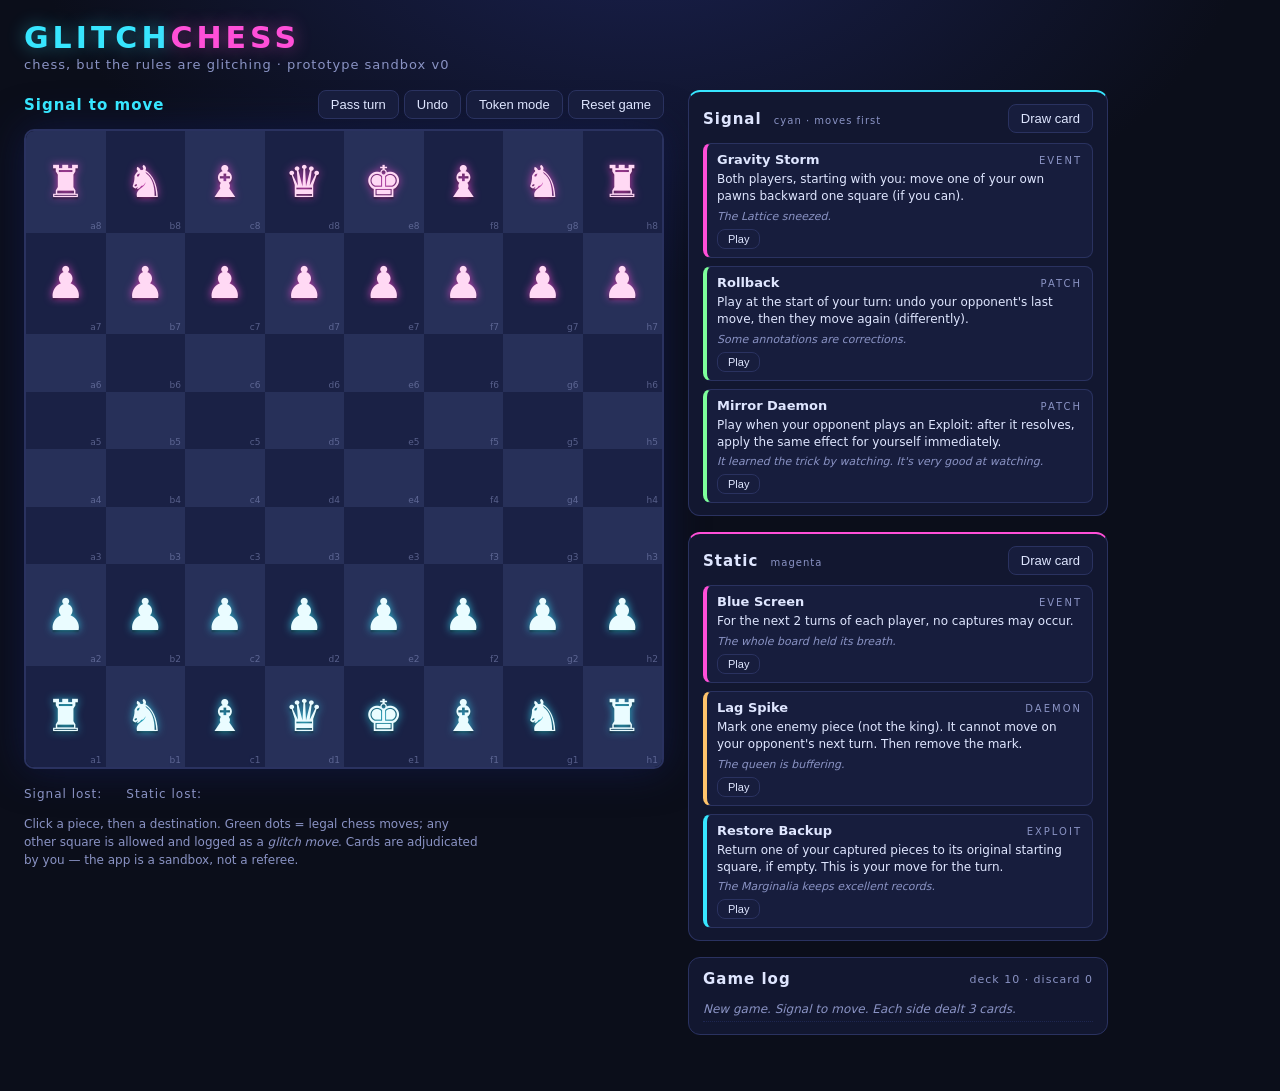
<file: prototype/index.html>
<!DOCTYPE html>
<html lang="en">
<head>
<meta charset="utf-8">
<meta name="viewport" content="width=device-width, initial-scale=1">
<title>Glitch Chess — Prototype Sandbox</title>
<link rel="stylesheet" href="style.css">
</head>
<body>
<header>
  <h1>GLITCH<span>CHESS</span></h1>
  <div class="tagline">chess, but the rules are glitching · prototype sandbox v0</div>
</header>

<main>
  <section class="board-col">
    <div class="turn-bar">
      <div id="turn-indicator"></div>
      <div class="turn-actions">
        <button id="btn-pass" title="End turn without moving (some cards allow this)">Pass turn</button>
        <button id="btn-undo">Undo</button>
        <button id="btn-token" title="Toggle token mode, then click squares to mark them (Firewall, Haunt, etc.)">Token mode</button>
        <button id="btn-reset">Reset game</button>
      </div>
    </div>
    <div id="board"></div>
    <div class="captured-row">
      <div class="captured signal"><span class="cap-label">Signal lost:</span><span id="captured-white"></span></div>
      <div class="captured static"><span class="cap-label">Static lost:</span><span id="captured-black"></span></div>
    </div>
    <div class="hint">Click a piece, then a destination. Green dots = legal chess moves; any other square is allowed and logged as a <em>glitch move</em>. Cards are adjudicated by you — the app is a sandbox, not a referee.</div>
  </section>

  <section class="side-col">
    <div class="hand-panel signal-panel">
      <div class="panel-head">
        <h2>Signal <span class="side-chip signal-chip">cyan · moves first</span></h2>
        <button class="draw-btn" data-player="white">Draw card</button>
      </div>
      <div class="hand" id="hand-white"></div>
    </div>

    <div class="hand-panel static-panel">
      <div class="panel-head">
        <h2>Static <span class="side-chip static-chip">magenta</span></h2>
        <button class="draw-btn" data-player="black">Draw card</button>
      </div>
      <div class="hand" id="hand-black"></div>
    </div>

    <div class="log-panel">
      <div class="panel-head">
        <h2>Game log</h2>
        <span id="deck-count"></span>
      </div>
      <div id="log"></div>
    </div>
  </section>
</main>

<script src="cards.js"></script>
<script src="app.js"></script>
</body>
</html>
</file>
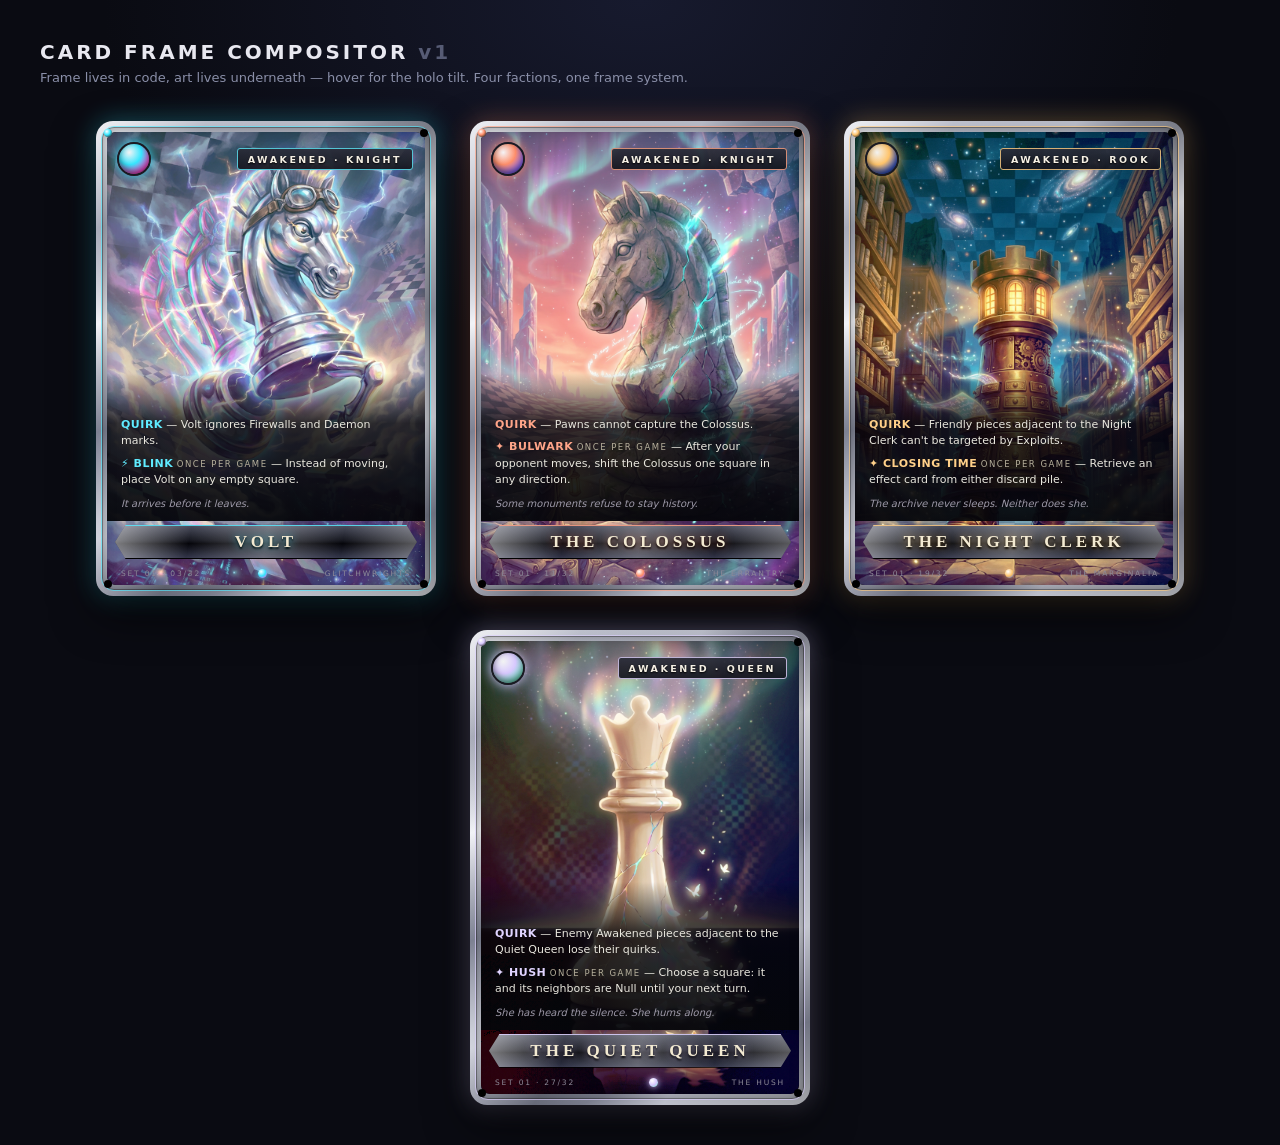
<file: art/card-frames.html>
<!DOCTYPE html>
<html lang="en">
<head>
<meta charset="utf-8">
<title>Glitch Chess — Card Frame Compositor v1</title>
<style>
  * { box-sizing: border-box; margin: 0; }
  body {
    background: #0a0b12 radial-gradient(ellipse 70% 50% at 50% 0%, #171a2e 0%, transparent 60%);
    color: #e8e8f0; font-family: "Avenir Next", system-ui, sans-serif;
    padding: 40px; min-height: 100vh;
  }
  h1 { font-size: 20px; letter-spacing: 3px; }
  .sub { color: #8a8fa8; font-size: 13px; margin: 6px 0 36px; }
  .table { display: flex; flex-wrap: wrap; gap: 34px; justify-content: center; perspective: 1400px; }

  /* ---------- card ---------- */
  .card {
    width: 340px; aspect-ratio: 63/88; position: relative;
    transform-style: preserve-3d; transition: transform .25s ease;
    --mx: 50%; --my: 50%;
  }
  .frame {
    position: absolute; inset: 0; border-radius: 17px; padding: 11px;
    background:
      linear-gradient(var(--sheen-angle, 120deg), rgba(255,255,255,.55) 0%, rgba(255,255,255,0) 18%, rgba(255,255,255,.25) 38%, rgba(0,0,0,.25) 55%, rgba(255,255,255,.3) 76%, rgba(0,0,0,.3) 100%),
      linear-gradient(160deg, #d9dbe4 0%, #8f93a4 18%, #f2f3f7 34%, #676c80 52%, #c9ccd8 70%, #7c8095 86%, #e6e8ef 100%);
    box-shadow:
      0 18px 44px rgba(0,0,0,.65),
      0 0 26px color-mix(in srgb, var(--a1) 36%, transparent);
  }
  /* engraved inner hairlines */
  .frame::before {
    content: ""; position: absolute; inset: 5px; border-radius: 13px; pointer-events: none; z-index: 3;
    border: 1px solid color-mix(in srgb, var(--a1) 55%, #ffffff30);
    box-shadow: inset 0 0 0 1px #00000055, inset 0 0 14px #00000066;
  }
  /* corner studs */
  .frame::after {
    content: ""; position: absolute; z-index: 4; pointer-events: none;
    width: 8px; height: 8px; border-radius: 50%;
    background: radial-gradient(circle at 35% 30%, #fff, var(--a1) 45%, #222 90%);
    top: 8px; left: 8px;
    box-shadow:
      316px 0 0 0 #000,  316px 0 0 -1.5px var(--stud, #ccc),
      0 451px 0 0 #000,  0 451px 0 -1.5px var(--stud, #ccc),
      316px 451px 0 0 #000, 316px 451px 0 -1.5px var(--stud, #ccc);
  }
  .inner {
    position: relative; width: 100%; height: 100%;
    border-radius: 9px; overflow: hidden; background: #000;
  }
  .art { position: absolute; inset: 0; background-size: cover; background-position: center; }

  /* holo layers */
  .holo {
    position: absolute; inset: 0; pointer-events: none; opacity: .16; mix-blend-mode: color-dodge;
    background: conic-gradient(from 210deg at 50% 40%, #ff9ae0, #ffe29a, #9affc8, #9ad2ff, #d29aff, #ff9ae0);
  }
  .glare {
    position: absolute; inset: 0; pointer-events: none; mix-blend-mode: overlay; opacity: 0;
    background: radial-gradient(circle 300px at var(--mx) var(--my), rgba(255,255,255,.65), transparent 60%);
    transition: opacity .25s ease;
  }
  .card:hover .glare { opacity: .5; }
  .card:hover { z-index: 5; }

  /* top chips */
  .gem {
    position: absolute; top: 10px; left: 10px; width: 34px; height: 34px; border-radius: 50%; z-index: 2;
    background: radial-gradient(circle at 34% 28%, #ffffffee, var(--a1) 42%, var(--a2) 75%, #000 105%);
    border: 2px solid #1a1a22; box-shadow: 0 0 12px var(--a1), inset 0 -3px 6px #00000088;
  }
  .typeline {
    position: absolute; top: 16px; right: 12px; z-index: 2;
    font-size: 9.5px; font-weight: 700; letter-spacing: 2.5px;
    color: #f5f0e4; background: linear-gradient(180deg, #2a2c38ee, #14151dee);
    padding: 5px 10px 4px; border-radius: 3px;
    border: 1px solid color-mix(in srgb, var(--a1) 65%, #888);
    text-shadow: 0 1px 2px #000;
  }

  /* text block */
  .panel {
    position: absolute; left: 0; right: 0; bottom: 64px; z-index: 2; padding: 44px 14px 10px;
    background: linear-gradient(180deg, transparent 0%, #05060acc 34%, #05060af2 100%);
    font-size: 11px; line-height: 1.5; color: #e9e7de;
  }
  .quirk b, .sig b { color: color-mix(in srgb, var(--a1) 80%, #fff); letter-spacing: .5px; }
  .sig { margin-top: 6px; }
  .sig .once { font-size: 8.5px; letter-spacing: 1.5px; color: #b6b09c; }
  .flavor { margin-top: 7px; font-style: italic; font-size: 10px; color: #9d99a8; }

  /* nameplate */
  .nameplate {
    position: absolute; left: 8px; right: 8px; bottom: 26px; height: 34px; z-index: 2;
    clip-path: polygon(3.5% 0, 96.5% 0, 100% 50%, 96.5% 100%, 3.5% 100%, 0 50%);
    background:
      linear-gradient(100deg, rgba(255,255,255,.5) 0%, transparent 25%, rgba(255,255,255,.28) 50%, transparent 75%, rgba(255,255,255,.35) 100%),
      linear-gradient(180deg, #494c5c, #16171f 45%, #05050a 55%, #33364a);
    display: flex; align-items: center; justify-content: center;
    border-top: 1px solid color-mix(in srgb, var(--a1) 70%, #fff8);
    border-bottom: 1px solid #000;
  }
  .nameplate span {
    font-family: "Copperplate", "Optima", serif; font-weight: 600;
    font-size: 17px; letter-spacing: 4px; color: #f3ead2;
    text-shadow: 0 0 10px color-mix(in srgb, var(--a1) 65%, transparent), 0 2px 2px #000;
  }
  .footer {
    position: absolute; left: 14px; right: 14px; bottom: 7px; z-index: 2;
    display: flex; justify-content: space-between; align-items: center;
    font-size: 7.5px; letter-spacing: 1.8px; color: #8d8a98; text-transform: uppercase;
  }
  .footer .dot { width: 9px; height: 9px; border-radius: 50%;
    background: radial-gradient(circle at 35% 30%, #fff, var(--a1) 50%, var(--a2)); box-shadow: 0 0 6px var(--a1); }

  /* faction palettes */
  .gw   { --a1: #37e6ff; --a2: #ff4fd8; --stud: #b8f4ff; }
  .err  { --a1: #ff8f6b; --a2: #8f6bff; --stud: #ffd6c4; }
  .marg { --a1: #ffc46b; --a2: #3a5bcf; --stud: #ffe3b0; }
  .hush { --a1: #d8c9ff; --a2: #7ee8d0; --stud: #f0eaff; }
</style>
</head>
<body>
<h1>CARD FRAME COMPOSITOR <span style="color:#565b74">v1</span></h1>
<div class="sub">Frame lives in code, art lives underneath — hover for the holo tilt. Four factions, one frame system.</div>

<div class="table">

  <div class="card gw">
    <div class="frame"><div class="inner">
      <div class="art" style="background-image:url('output/g3p-volt-cropped.png')"></div>
      <div class="holo"></div><div class="glare"></div>
      <div class="gem"></div>
      <div class="typeline">AWAKENED · KNIGHT</div>
      <div class="panel">
        <div class="quirk"><b>QUIRK</b> — Volt ignores Firewalls and Daemon marks.</div>
        <div class="sig"><b>⚡ BLINK</b> <span class="once">ONCE PER GAME</span> — Instead of moving, place Volt on any empty square.</div>
        <div class="flavor">It arrives before it leaves.</div>
      </div>
      <div class="nameplate"><span>VOLT</span></div>
      <div class="footer"><span>SET 01 · 03/32</span><span class="dot"></span><span>GLITCHWRIGHTS</span></div>
    </div></div>
  </div>

  <div class="card err">
    <div class="frame"><div class="inner">
      <div class="art" style="background-image:url('output/g3p-colossus-1784937943180.png')"></div>
      <div class="holo"></div><div class="glare"></div>
      <div class="gem"></div>
      <div class="typeline">AWAKENED · KNIGHT</div>
      <div class="panel">
        <div class="quirk"><b>QUIRK</b> — Pawns cannot capture the Colossus.</div>
        <div class="sig"><b>✦ BULWARK</b> <span class="once">ONCE PER GAME</span> — After your opponent moves, shift the Colossus one square in any direction.</div>
        <div class="flavor">Some monuments refuse to stay history.</div>
      </div>
      <div class="nameplate"><span>THE COLOSSUS</span></div>
      <div class="footer"><span>SET 01 · 11/32</span><span class="dot"></span><span>THE ERRANTRY</span></div>
    </div></div>
  </div>

  <div class="card marg">
    <div class="frame"><div class="inner">
      <div class="art" style="background-image:url('output/g3p-nightclerk-1784937967207.png')"></div>
      <div class="holo"></div><div class="glare"></div>
      <div class="gem"></div>
      <div class="typeline">AWAKENED · ROOK</div>
      <div class="panel">
        <div class="quirk"><b>QUIRK</b> — Friendly pieces adjacent to the Night Clerk can't be targeted by Exploits.</div>
        <div class="sig"><b>✦ CLOSING TIME</b> <span class="once">ONCE PER GAME</span> — Retrieve an effect card from either discard pile.</div>
        <div class="flavor">The archive never sleeps. Neither does she.</div>
      </div>
      <div class="nameplate"><span>THE NIGHT CLERK</span></div>
      <div class="footer"><span>SET 01 · 19/32</span><span class="dot"></span><span>THE MARGINALIA</span></div>
    </div></div>
  </div>

  <div class="card hush">
    <div class="frame"><div class="inner">
      <div class="art" style="background-image:url('output/g3p-queen-1784937990225.png')"></div>
      <div class="holo"></div><div class="glare"></div>
      <div class="gem"></div>
      <div class="typeline">AWAKENED · QUEEN</div>
      <div class="panel">
        <div class="quirk"><b>QUIRK</b> — Enemy Awakened pieces adjacent to the Quiet Queen lose their quirks.</div>
        <div class="sig"><b>✦ HUSH</b> <span class="once">ONCE PER GAME</span> — Choose a square: it and its neighbors are Null until your next turn.</div>
        <div class="flavor">She has heard the silence. She hums along.</div>
      </div>
      <div class="nameplate"><span>THE QUIET QUEEN</span></div>
      <div class="footer"><span>SET 01 · 27/32</span><span class="dot"></span><span>THE HUSH</span></div>
    </div></div>
  </div>

</div>

<script>
  // holo tilt: rotate card toward pointer, drive glare + frame sheen from pointer position
  document.querySelectorAll(".card").forEach(card => {
    card.addEventListener("pointermove", e => {
      const r = card.getBoundingClientRect();
      const px = (e.clientX - r.left) / r.width, py = (e.clientY - r.top) / r.height;
      card.style.transform = `rotateY(${(px - .5) * 16}deg) rotateX(${(.5 - py) * 14}deg)`;
      card.style.setProperty("--mx", (px * 100) + "%");
      card.style.setProperty("--my", (py * 100) + "%");
      card.style.setProperty("--sheen-angle", (100 + px * 60) + "deg");
    });
    card.addEventListener("pointerleave", () => { card.style.transform = ""; });
  });
</script>
</body>
</html>
</file>
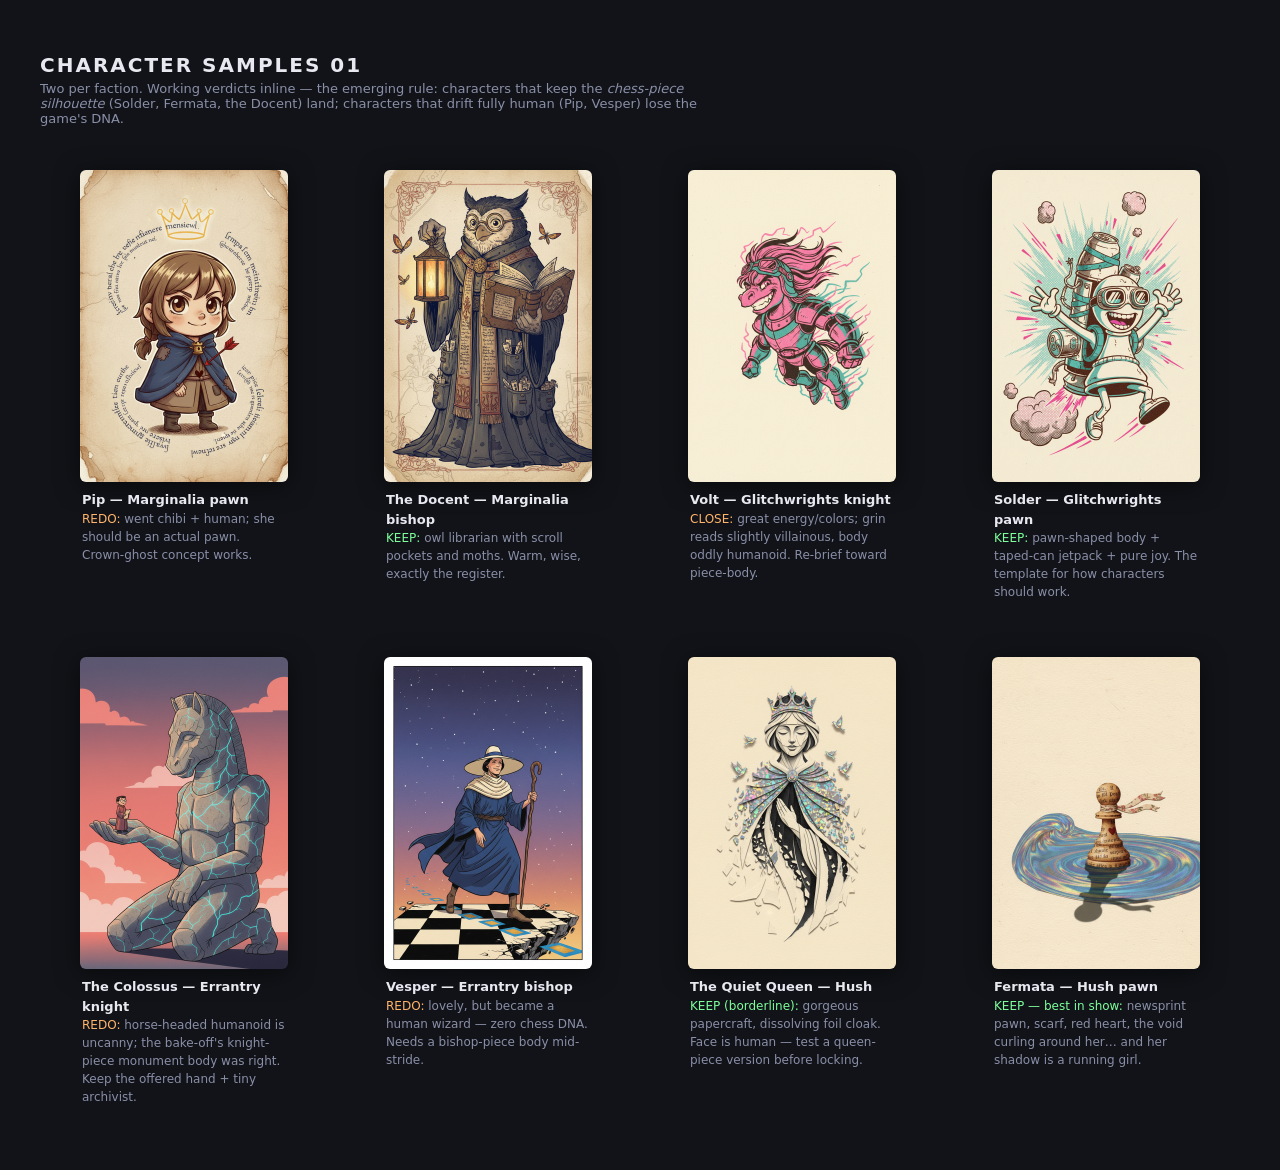
<file: art/characters-sheet.html>
<!DOCTYPE html>
<html lang="en">
<head>
<meta charset="utf-8">
<title>Glitch Chess — Character Samples 01</title>
<style>
  body { background:#111318; color:#e8e8f0; font-family:"Avenir Next",system-ui,sans-serif; padding:32px; }
  h1 { font-size:20px; letter-spacing:2px; margin-bottom:4px; }
  .sub { color:#8a8fa8; font-size:13px; margin-bottom:28px; max-width:80ch; }
  .grid { display:grid; grid-template-columns:repeat(4,1fr); gap:16px; max-width:1500px; }
  @media (max-width:1100px){ .grid { grid-template-columns:repeat(2,1fr);} }
  figure img { width:100%; border-radius:6px; display:block; box-shadow:0 4px 24px rgba(0,0,0,.5); }
  figcaption { font-size:12px; color:#8a8fa8; padding:8px 2px; line-height:1.5; }
  figcaption b { color:#e8e8f0; font-size:13px; display:block; }
  .keep { color:#7dff9b; } .redo { color:#ffb46b; }
</style>
</head>
<body>
<h1>CHARACTER SAMPLES 01</h1>
<div class="sub">Two per faction. Working verdicts inline — the emerging rule: characters that keep the <em>chess-piece silhouette</em> (Solder, Fermata, the Docent) land; characters that drift fully human (Pip, Vesper) lose the game's DNA.</div>
<div class="grid">
  <figure><img src="output/char-pip-1784932881487.png"><figcaption><b>Pip — Marginalia pawn</b><span class="redo">REDO:</span> went chibi + human; she should be an actual pawn. Crown-ghost concept works.</figcaption></figure>
  <figure><img src="output/char-docent-1784932887734.png"><figcaption><b>The Docent — Marginalia bishop</b><span class="keep">KEEP:</span> owl librarian with scroll pockets and moths. Warm, wise, exactly the register.</figcaption></figure>
  <figure><img src="output/char-volt-1784932894247.png"><figcaption><b>Volt — Glitchwrights knight</b><span class="redo">CLOSE:</span> great energy/colors; grin reads slightly villainous, body oddly humanoid. Re-brief toward piece-body.</figcaption></figure>
  <figure><img src="output/char-solder-1784932901384.png"><figcaption><b>Solder — Glitchwrights pawn</b><span class="keep">KEEP:</span> pawn-shaped body + taped-can jetpack + pure joy. The template for how characters should work.</figcaption></figure>
  <figure><img src="output/char-colossus-1784932907775.png"><figcaption><b>The Colossus — Errantry knight</b><span class="redo">REDO:</span> horse-headed humanoid is uncanny; the bake-off's knight-piece monument body was right. Keep the offered hand + tiny archivist.</figcaption></figure>
  <figure><img src="output/char-vesper-1784932914231.png"><figcaption><b>Vesper — Errantry bishop</b><span class="redo">REDO:</span> lovely, but became a human wizard — zero chess DNA. Needs a bishop-piece body mid-stride.</figcaption></figure>
  <figure><img src="output/char-quietqueen-1784932920762.png"><figcaption><b>The Quiet Queen — Hush</b><span class="keep">KEEP (borderline):</span> gorgeous papercraft, dissolving foil cloak. Face is human — test a queen-piece version before locking.</figcaption></figure>
  <figure><img src="output/char-fermata-1784932927753.png"><figcaption><b>Fermata — Hush pawn</b><span class="keep">KEEP — best in show:</span> newsprint pawn, scarf, red heart, the void curling around her… and her shadow is a running girl.</figcaption></figure>
</div>
</body>
</html>
</file>
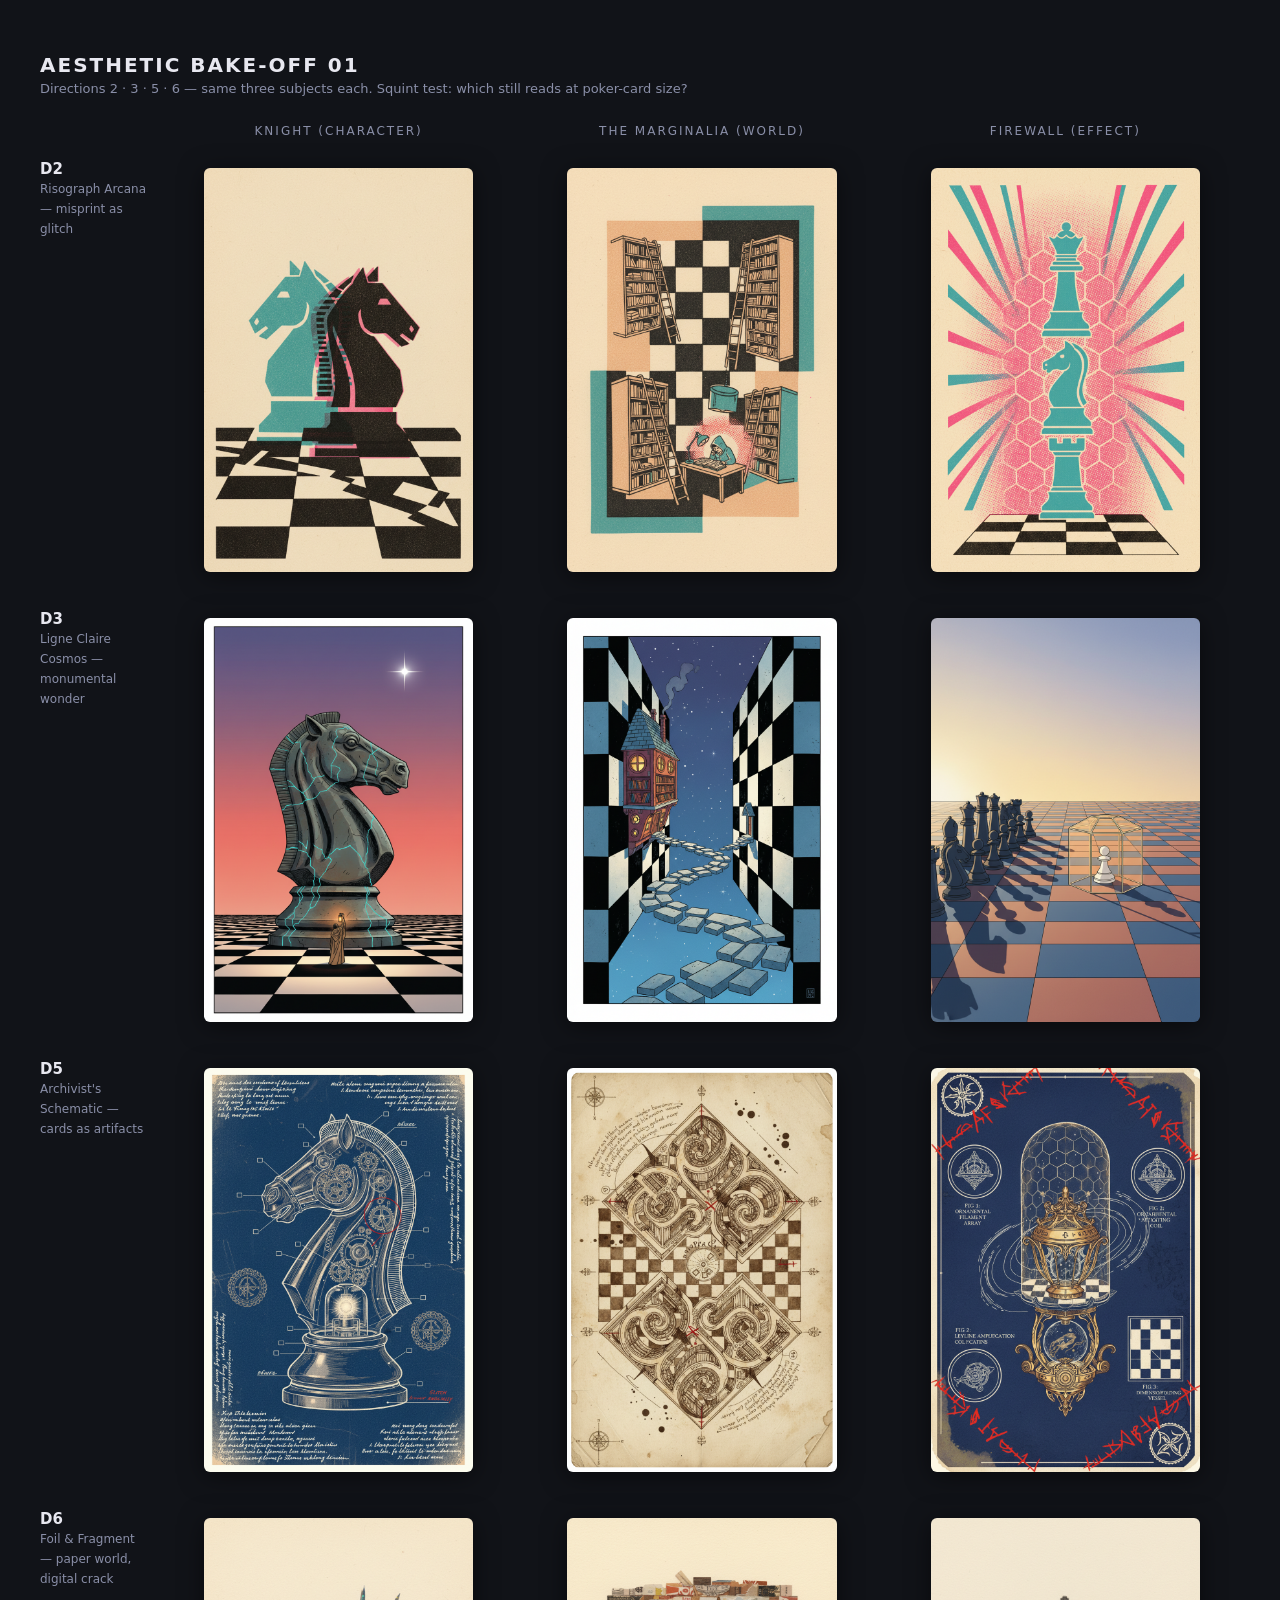
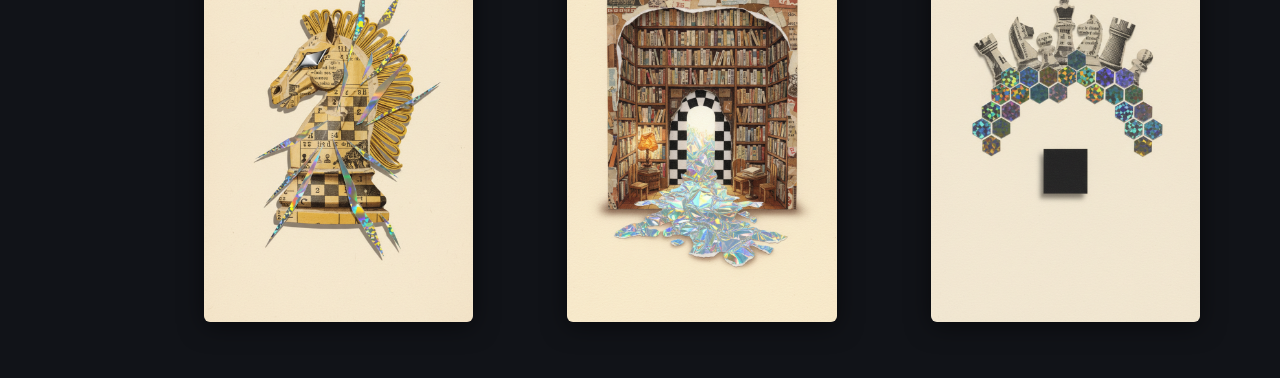
<file: art/contact-sheet.html>
<!DOCTYPE html>
<html lang="en">
<head>
<meta charset="utf-8">
<title>Glitch Chess — Aesthetic Bake-off 01</title>
<style>
  body { background:#111318; color:#e8e8f0; font-family:"Avenir Next",system-ui,sans-serif; padding:32px; }
  h1 { font-size:20px; letter-spacing:2px; margin-bottom:4px; }
  .sub { color:#8a8fa8; font-size:13px; margin-bottom:28px; }
  .grid { display:grid; grid-template-columns:110px repeat(3,1fr); gap:14px; align-items:start; max-width:1400px; }
  .rowlabel { padding-top:8px; }
  .rowlabel b { display:block; font-size:15px; }
  .rowlabel span { font-size:12px; color:#8a8fa8; line-height:1.4; }
  .colhead { font-size:12px; letter-spacing:2px; text-transform:uppercase; color:#8a8fa8; text-align:center; }
  figure img { width:100%; border-radius:6px; display:block; box-shadow:0 4px 24px rgba(0,0,0,.5); }
</style>
</head>
<body>
<h1>AESTHETIC BAKE-OFF 01</h1>
<div class="sub">Directions 2 · 3 · 5 · 6 — same three subjects each. Squint test: which still reads at poker-card size?</div>
<div class="grid">
  <div></div>
  <div class="colhead">Knight (character)</div>
  <div class="colhead">The Marginalia (world)</div>
  <div class="colhead">Firewall (effect)</div>

  <div class="rowlabel"><b>D2</b><span>Risograph Arcana — misprint as glitch</span></div>
  <figure><img src="output/d2-knight-1784932059912.png"></figure>
  <figure><img src="output/d2-marginalia-1784932065859.png"></figure>
  <figure><img src="output/d2-firewall-1784932071937.png"></figure>

  <div class="rowlabel"><b>D3</b><span>Ligne Claire Cosmos — monumental wonder</span></div>
  <figure><img src="output/d3-knight-1784932078396.png"></figure>
  <figure><img src="output/d3-marginalia-1784932084545.png"></figure>
  <figure><img src="output/d3-firewall-1784932090916.png"></figure>

  <div class="rowlabel"><b>D5</b><span>Archivist's Schematic — cards as artifacts</span></div>
  <figure><img src="output/d5-knight-1784932097751.png"></figure>
  <figure><img src="output/d5-marginalia-1784932104535.png"></figure>
  <figure><img src="output/d5-firewall-1784932111315.png"></figure>

  <div class="rowlabel"><b>D6</b><span>Foil &amp; Fragment — paper world, digital crack</span></div>
  <figure><img src="output/d6-knight-1784932117646.png"></figure>
  <figure><img src="output/d6-marginalia-1784932125416.png"></figure>
  <figure><img src="output/d6-firewall-1784932132002.png"></figure>
</div>
</body>
</html>
</file>
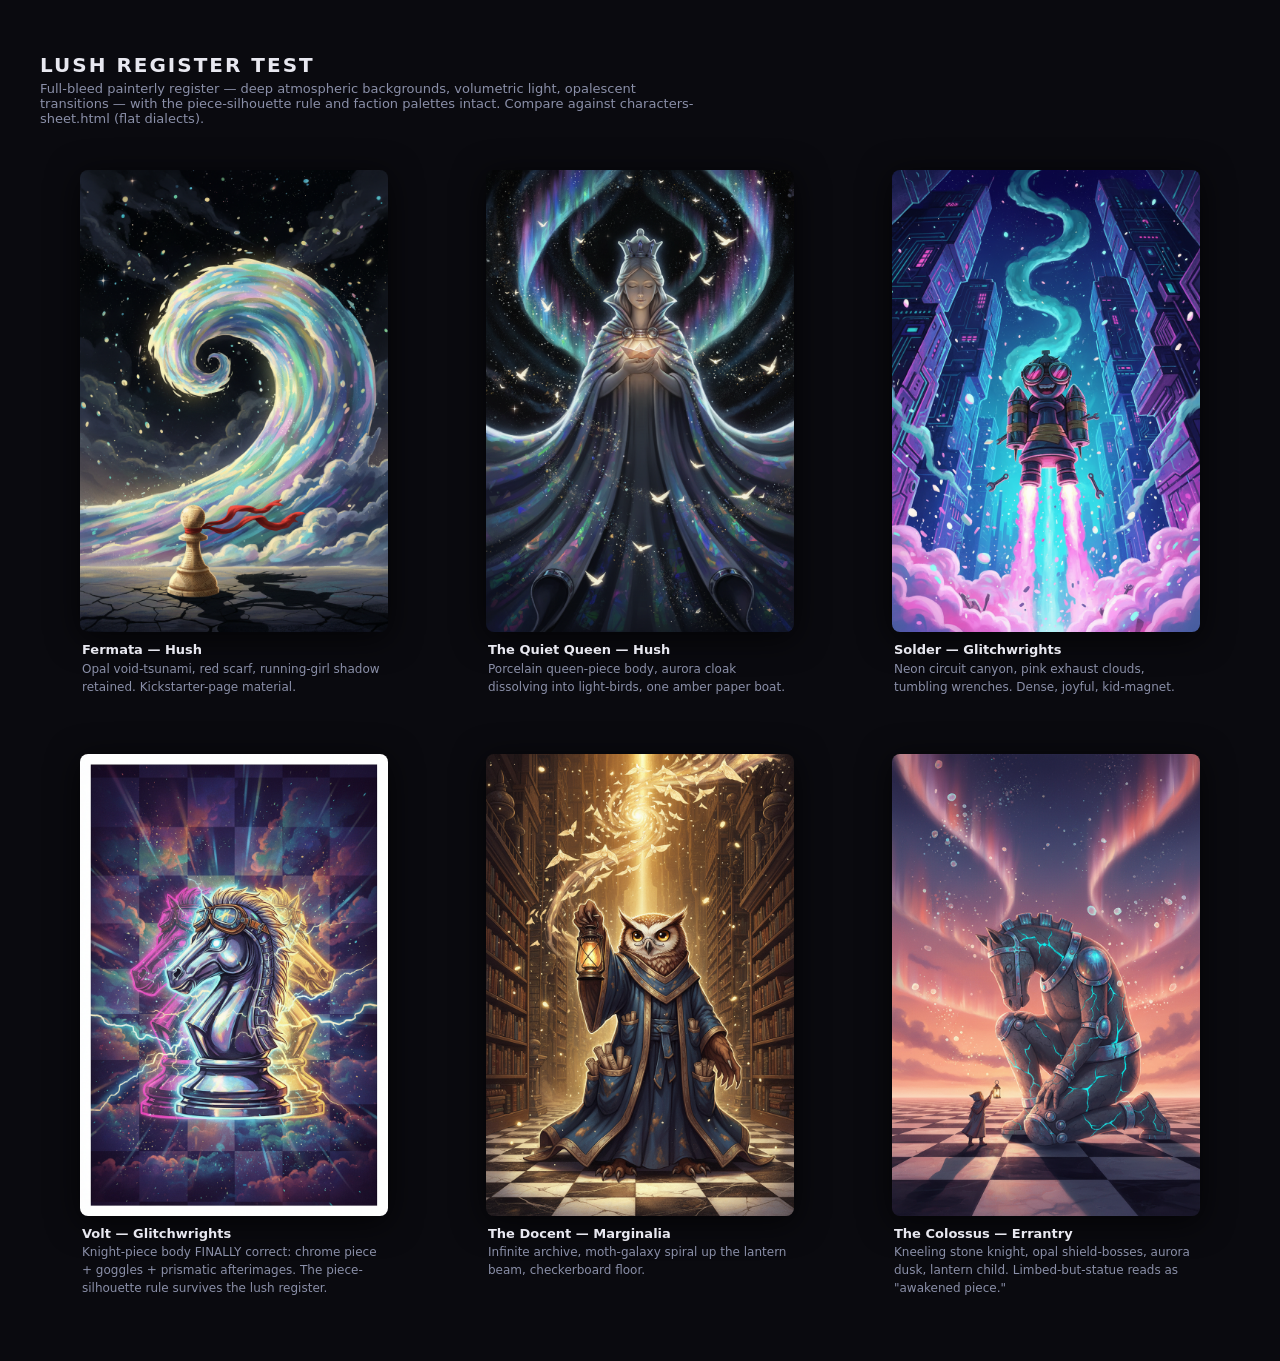
<file: art/lush-sheet.html>
<!DOCTYPE html>
<html lang="en">
<head>
<meta charset="utf-8">
<title>Glitch Chess — Lush Register Test</title>
<style>
  body { background:#0a0a0f; color:#e8e8f0; font-family:"Avenir Next",system-ui,sans-serif; padding:32px; }
  h1 { font-size:20px; letter-spacing:2px; margin-bottom:4px; }
  .sub { color:#8a8fa8; font-size:13px; margin-bottom:28px; max-width:80ch; }
  .grid { display:grid; grid-template-columns:repeat(3,1fr); gap:18px; max-width:1400px; }
  @media (max-width:1000px){ .grid { grid-template-columns:repeat(2,1fr);} }
  figure img { width:100%; border-radius:8px; display:block; box-shadow:0 6px 32px rgba(0,0,0,.7); }
  figcaption { font-size:12px; color:#8a8fa8; padding:8px 2px; line-height:1.5; }
  figcaption b { color:#e8e8f0; font-size:13px; display:block; }
</style>
</head>
<body>
<h1>LUSH REGISTER TEST</h1>
<div class="sub">Full-bleed painterly register — deep atmospheric backgrounds, volumetric light, opalescent transitions — with the piece-silhouette rule and faction palettes intact. Compare against characters-sheet.html (flat dialects).</div>
<div class="grid">
  <figure><img src="output/lush-fermata-1784937199476.png"><figcaption><b>Fermata — Hush</b>Opal void-tsunami, red scarf, running-girl shadow retained. Kickstarter-page material.</figcaption></figure>
  <figure><img src="output/lush-quietqueen-1784937179494.png"><figcaption><b>The Quiet Queen — Hush</b>Porcelain queen-piece body, aurora cloak dissolving into light-birds, one amber paper boat.</figcaption></figure>
  <figure><img src="output/lush-solder-1784937152880.png"><figcaption><b>Solder — Glitchwrights</b>Neon circuit canyon, pink exhaust clouds, tumbling wrenches. Dense, joyful, kid-magnet.</figcaption></figure>
  <figure><img src="output/lush-volt-1784937159295.png"><figcaption><b>Volt — Glitchwrights</b>Knight-piece body FINALLY correct: chrome piece + goggles + prismatic afterimages. The piece-silhouette rule survives the lush register.</figcaption></figure>
  <figure><img src="output/lush-docent-1784937166266.png"><figcaption><b>The Docent — Marginalia</b>Infinite archive, moth-galaxy spiral up the lantern beam, checkerboard floor.</figcaption></figure>
  <figure><img src="output/lush-colossus-1784937172830.png"><figcaption><b>The Colossus — Errantry</b>Kneeling stone knight, opal shield-bosses, aurora dusk, lantern child. Limbed-but-statue reads as "awakened piece."</figcaption></figure>
</div>
</body>
</html>
</file>
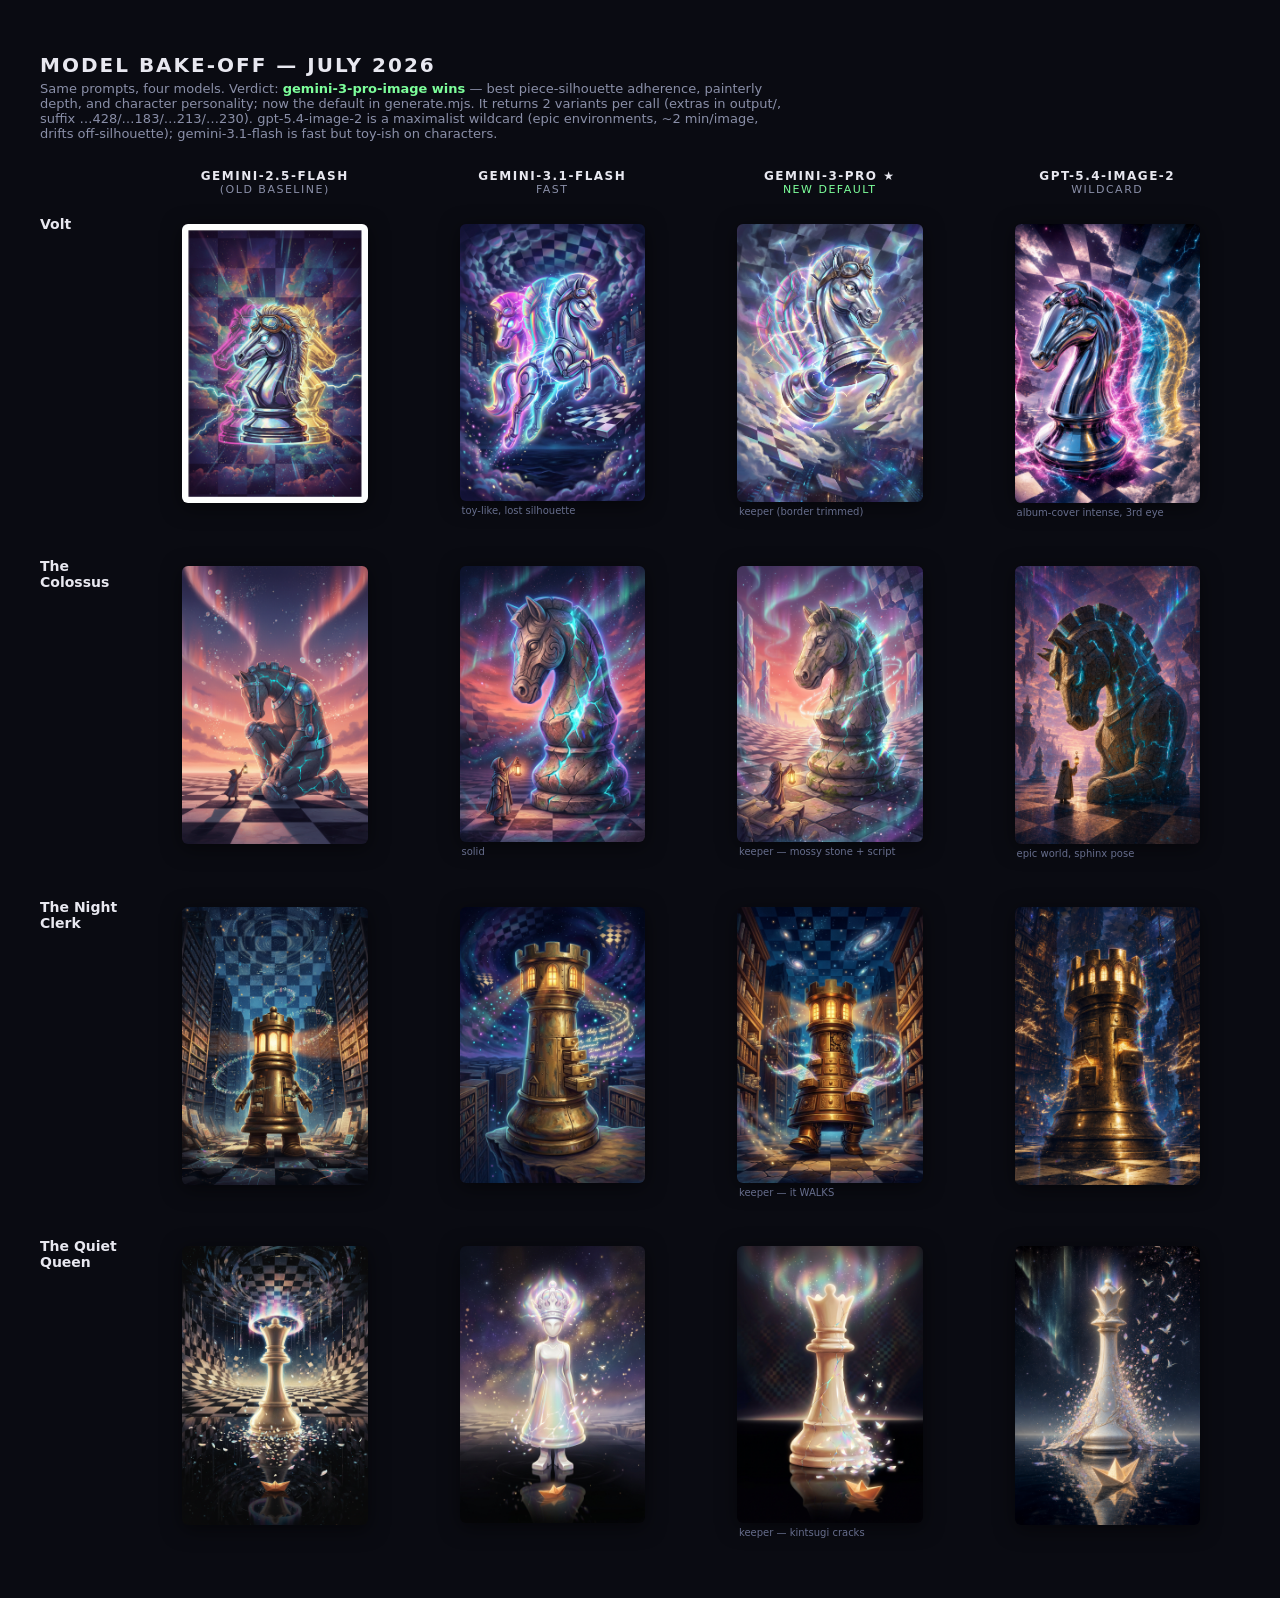
<file: art/model-bakeoff.html>
<!DOCTYPE html>
<html lang="en">
<head>
<meta charset="utf-8">
<title>Glitch Chess — Model Bake-off (July 2026)</title>
<style>
  body { background:#0a0b12; color:#e8e8f0; font-family:"Avenir Next",system-ui,sans-serif; padding:32px; }
  h1 { font-size:20px; letter-spacing:2px; margin-bottom:4px; }
  .sub { color:#8a8fa8; font-size:13px; margin-bottom:28px; max-width:90ch; }
  .grid { display:grid; grid-template-columns:90px repeat(4,1fr); gap:12px; align-items:start; max-width:1600px; }
  .rowlabel { padding-top:8px; font-size:14px; font-weight:700; }
  .colhead { font-size:11px; letter-spacing:1.5px; text-transform:uppercase; color:#8a8fa8; text-align:center; }
  .colhead b { display:block; color:#e8e8f0; font-size:12px; }
  .win { color:#7dff9b; }
  figure img { width:100%; border-radius:6px; display:block; box-shadow:0 4px 20px rgba(0,0,0,.5); }
  figcaption { font-size:10px; color:#666d8c; padding:4px 2px; }
</style>
</head>
<body>
<h1>MODEL BAKE-OFF — JULY 2026</h1>
<div class="sub">Same prompts, four models. Verdict: <b class="win">gemini-3-pro-image wins</b> — best piece-silhouette adherence, painterly depth, and character personality; now the default in generate.mjs. It returns 2 variants per call (extras in output/, suffix …428/…183/…213/…230). gpt-5.4-image-2 is a maximalist wildcard (epic environments, ~2 min/image, drifts off-silhouette); gemini-3.1-flash is fast but toy-ish on characters.</div>
<div class="grid">
  <div></div>
  <div class="colhead"><b>gemini-2.5-flash</b>(old baseline)</div>
  <div class="colhead"><b>gemini-3.1-flash</b>fast</div>
  <div class="colhead win"><b>gemini-3-pro ★</b>new default</div>
  <div class="colhead"><b>gpt-5.4-image-2</b>wildcard</div>

  <div class="rowlabel">Volt</div>
  <figure><img src="output/lush-volt-1784937159295.png"></figure>
  <figure><img src="output/g31f-volt-1784937879587.jpeg"><figcaption>toy-like, lost silhouette</figcaption></figure>
  <figure><img src="output/g3p-volt-cropped.png"><figcaption>keeper (border trimmed)</figcaption></figure>
  <figure><img src="output/oai2-volt-1784938122202.png"><figcaption>album-cover intense, 3rd eye</figcaption></figure>

  <div class="rowlabel">The Colossus</div>
  <figure><img src="output/lush-colossus-1784937172830.png"></figure>
  <figure><img src="output/g31f-colossus-1784937886382.jpeg"><figcaption>solid</figcaption></figure>
  <figure><img src="output/g3p-colossus-1784937943180.png"><figcaption>keeper — mossy stone + script</figcaption></figure>
  <figure><img src="output/oai2-colossus-1784938249432.png"><figcaption>epic world, sphinx pose</figcaption></figure>

  <div class="rowlabel">The Night Clerk</div>
  <figure><img src="output/master-nightclerk-1784937534678.png"></figure>
  <figure><img src="output/g31f-nightclerk-1784937894009.jpeg"></figure>
  <figure><img src="output/g3p-nightclerk-1784937967207.png"><figcaption>keeper — it WALKS</figcaption></figure>
  <figure><img src="output/oai2-nightclerk-1784938385174.png"></figure>

  <div class="rowlabel">The Quiet Queen</div>
  <figure><img src="output/master-quietqueen-1784937541495.png"></figure>
  <figure><img src="output/g31f-queen-1784937901960.jpeg"></figure>
  <figure><img src="output/g3p-queen-1784937990225.png"><figcaption>keeper — kintsugi cracks</figcaption></figure>
  <figure><img src="output/oai2-queen-1784938511225.png"></figure>
</div>
</body>
</html>
</file>
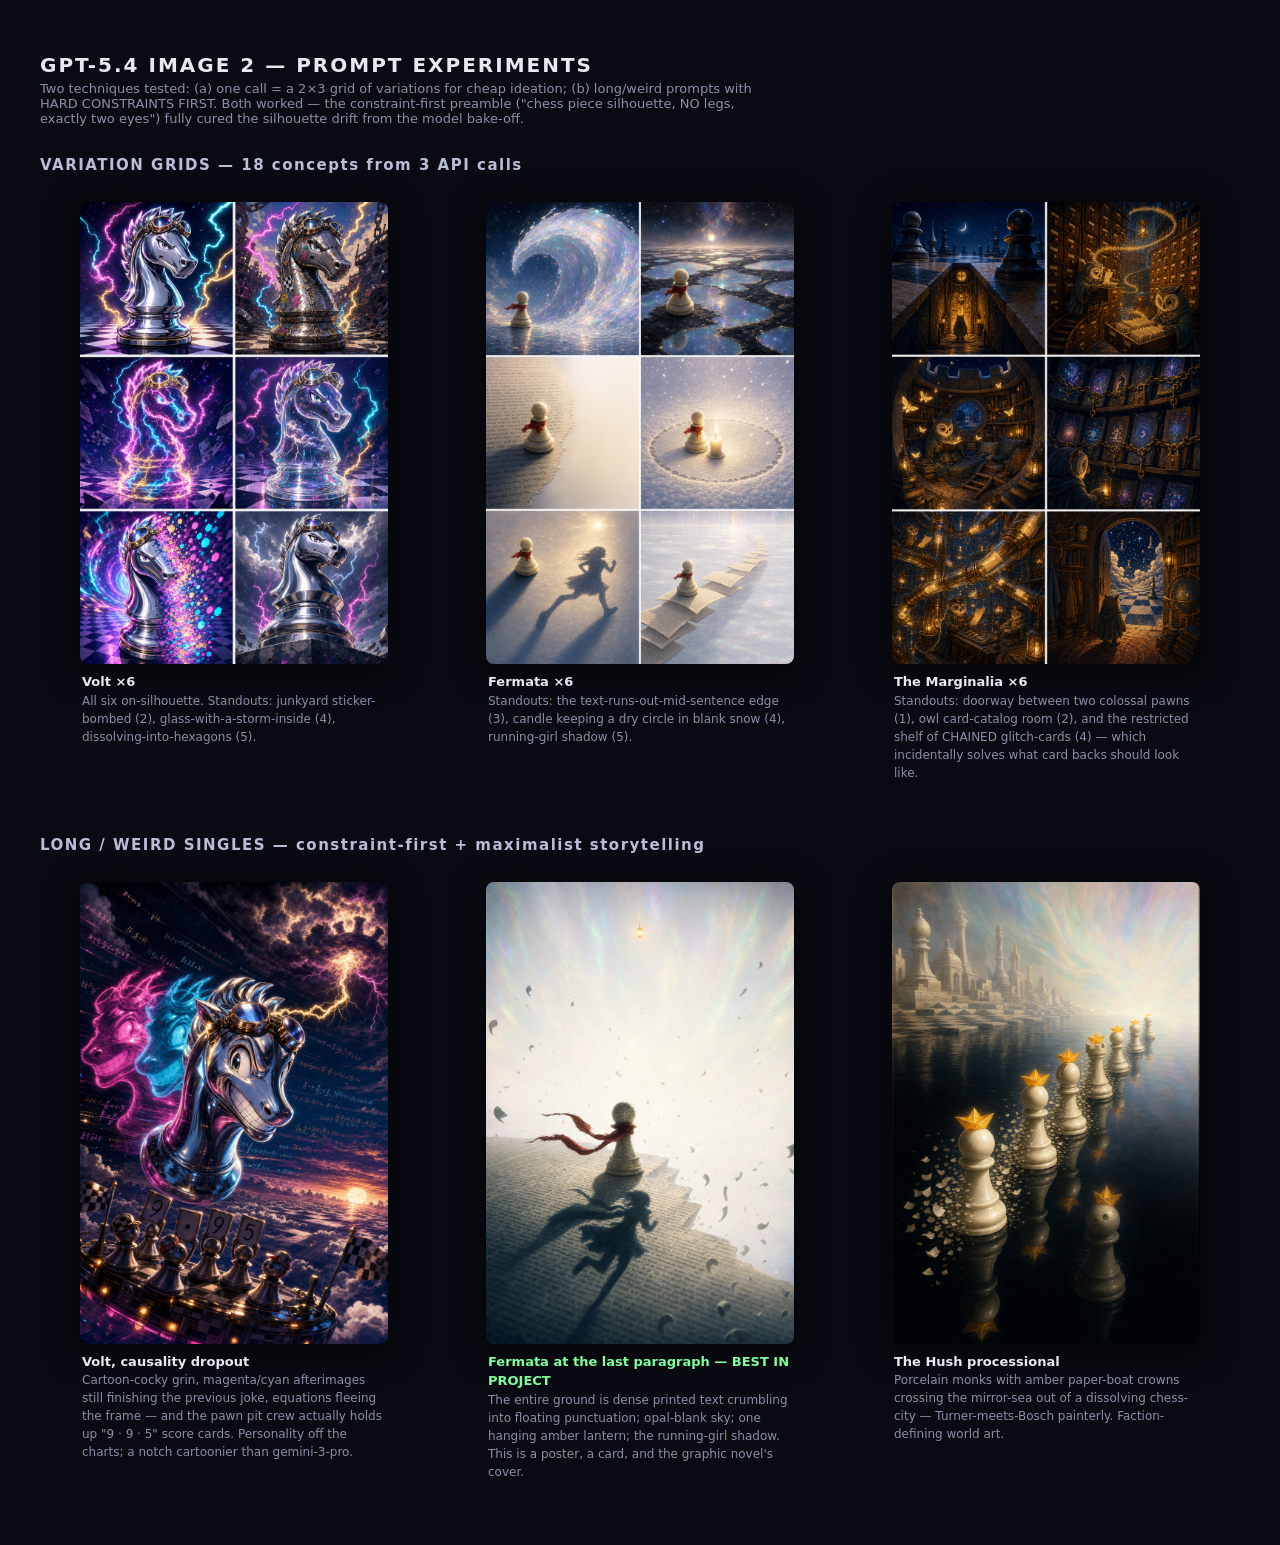
<file: art/oai2-experiments.html>
<!DOCTYPE html>
<html lang="en">
<head>
<meta charset="utf-8">
<title>Glitch Chess — GPT-5.4 Image 2 Experiments</title>
<style>
  body { background:#0a0b12; color:#e8e8f0; font-family:"Avenir Next",system-ui,sans-serif; padding:32px; }
  h1 { font-size:20px; letter-spacing:2px; margin-bottom:4px; }
  h2 { font-size:15px; letter-spacing:1.5px; margin:30px 0 12px; color:#b8bdd8; }
  .sub { color:#8a8fa8; font-size:13px; margin-bottom:8px; max-width:90ch; }
  .grid { display:grid; grid-template-columns:repeat(3,1fr); gap:18px; max-width:1500px; }
  figure img { width:100%; border-radius:8px; display:block; box-shadow:0 6px 32px rgba(0,0,0,.7); }
  figcaption { font-size:12px; color:#8a8fa8; padding:8px 2px; line-height:1.5; }
  figcaption b { color:#e8e8f0; display:block; font-size:13px; }
  .best { color:#7dff9b; }
</style>
</head>
<body>
<h1>GPT-5.4 IMAGE 2 — PROMPT EXPERIMENTS</h1>
<div class="sub">Two techniques tested: (a) one call = a 2×3 grid of variations for cheap ideation; (b) long/weird prompts with HARD CONSTRAINTS FIRST. Both worked — the constraint-first preamble ("chess piece silhouette, NO legs, exactly two eyes") fully cured the silhouette drift from the model bake-off.</div>

<h2>VARIATION GRIDS — 18 concepts from 3 API calls</h2>
<div class="grid">
  <figure><img src="output/grid-volt-1784939424212.png"><figcaption><b>Volt ×6</b>All six on-silhouette. Standouts: junkyard sticker-bombed (2), glass-with-a-storm-inside (4), dissolving-into-hexagons (5).</figcaption></figure>
  <figure><img src="output/grid-fermata-1784939541692.png"><figcaption><b>Fermata ×6</b>Standouts: the text-runs-out-mid-sentence edge (3), candle keeping a dry circle in blank snow (4), running-girl shadow (5).</figcaption></figure>
  <figure><img src="output/grid-marginalia-1784939675335.png"><figcaption><b>The Marginalia ×6</b>Standouts: doorway between two colossal pawns (1), owl card-catalog room (2), and the restricted shelf of CHAINED glitch-cards (4) — which incidentally solves what card backs should look like.</figcaption></figure>
</div>

<h2>LONG / WEIRD SINGLES — constraint-first + maximalist storytelling</h2>
<div class="grid">
  <figure><img src="output/weird-volt-1784940021181.png"><figcaption><b>Volt, causality dropout</b>Cartoon-cocky grin, magenta/cyan afterimages still finishing the previous joke, equations fleeing the frame — and the pawn pit crew actually holds up "9 · 9 · 5" score cards. Personality off the charts; a notch cartoonier than gemini-3-pro.</figcaption></figure>
  <figure><img src="output/weird-fermata-1784940244617.png"><figcaption><b class="best">Fermata at the last paragraph — BEST IN PROJECT</b>The entire ground is dense printed text crumbling into floating punctuation; opal-blank sky; one hanging amber lantern; the running-girl shadow. This is a poster, a card, and the graphic novel's cover.</figcaption></figure>
  <figure><img src="output/weird-hush-choir-1784940359509.png"><figcaption><b>The Hush processional</b>Porcelain monks with amber paper-boat crowns crossing the mirror-sea out of a dissolving chess-city — Turner-meets-Bosch painterly. Faction-defining world art.</figcaption></figure>
</div>
</body>
</html>
</file>
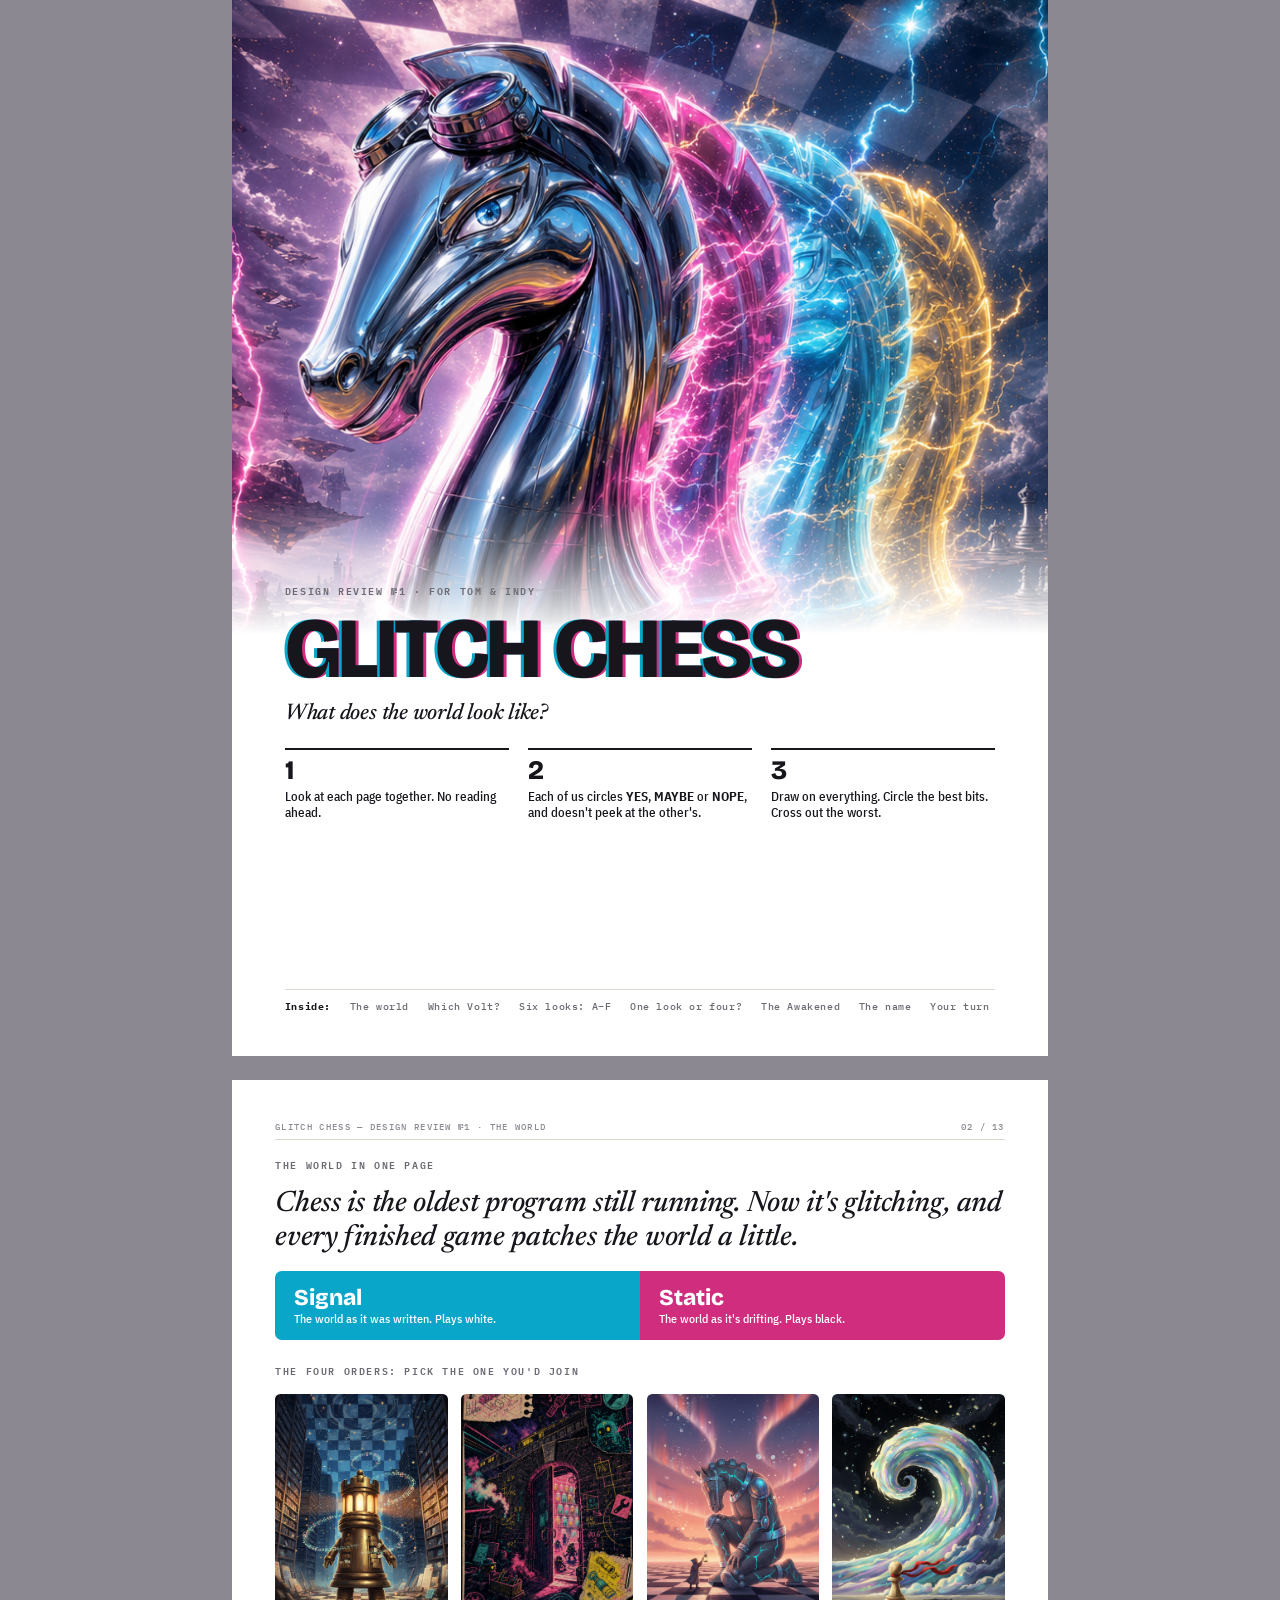
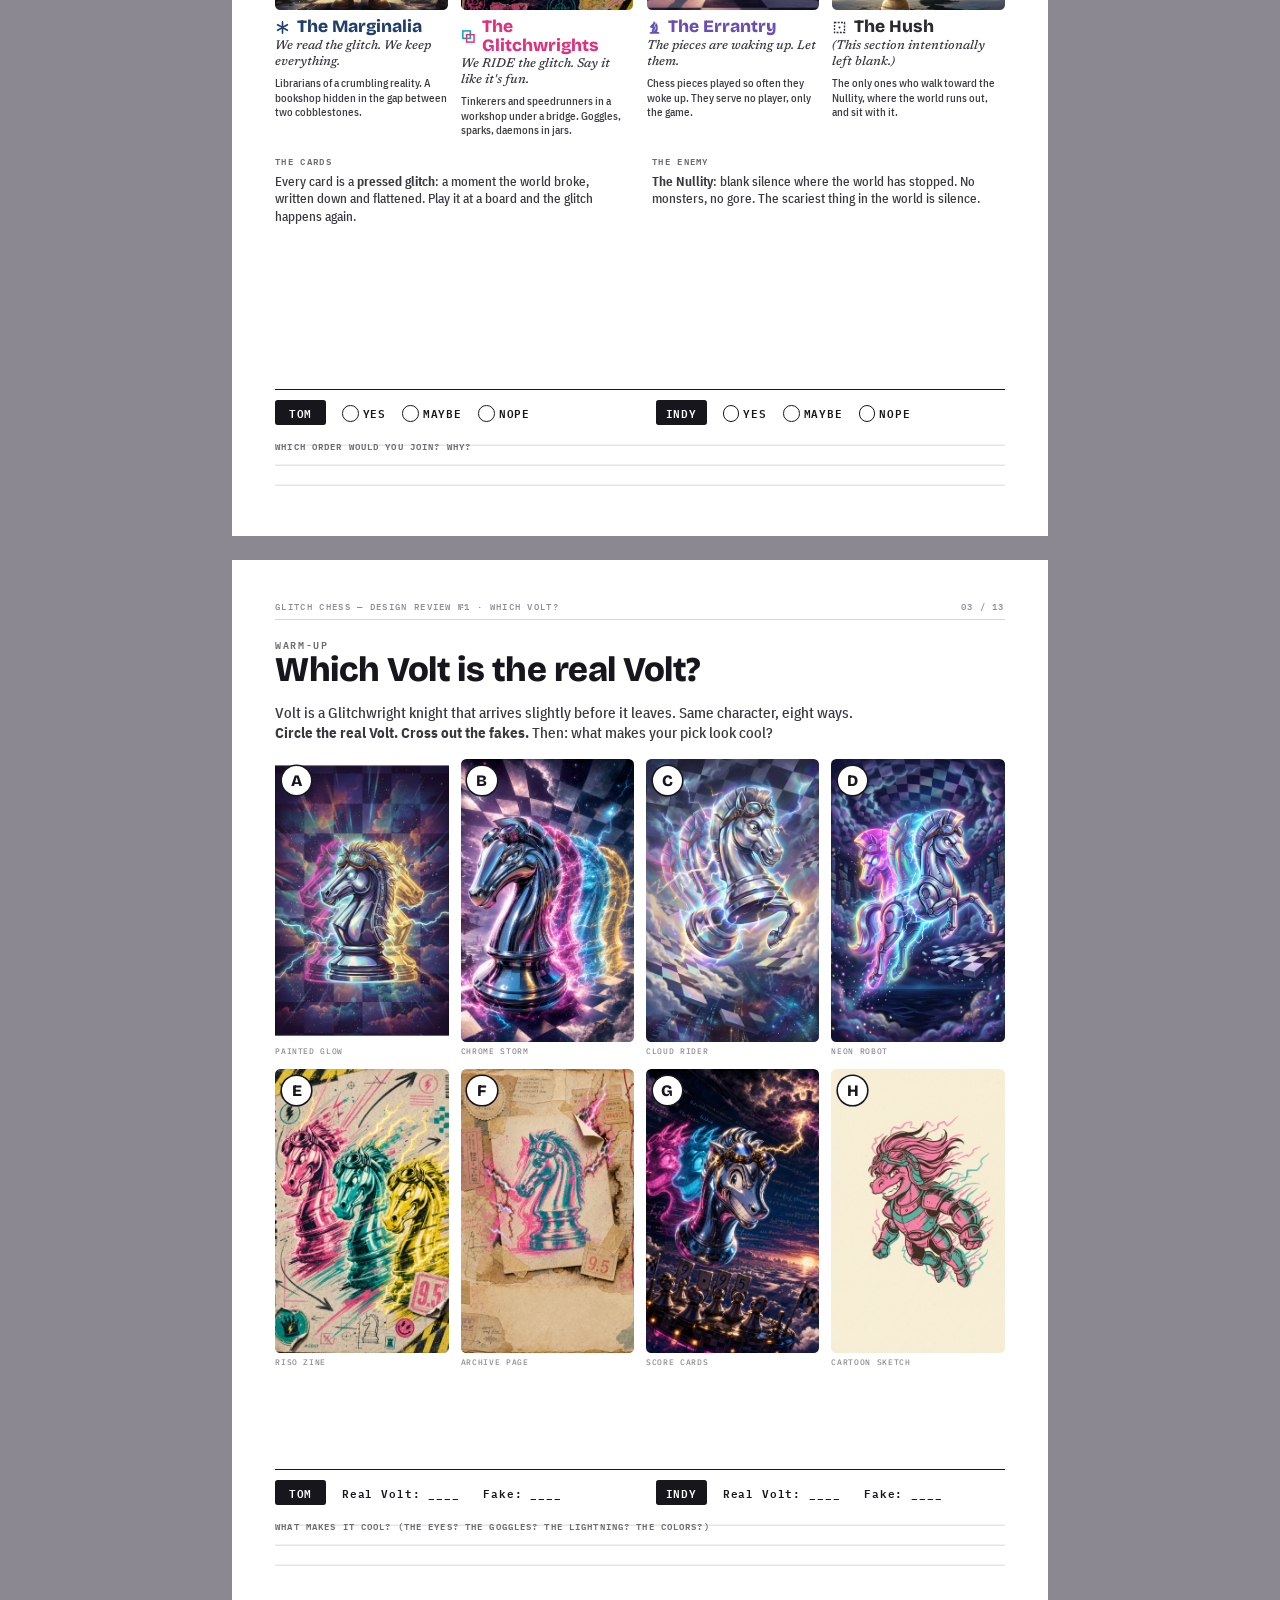
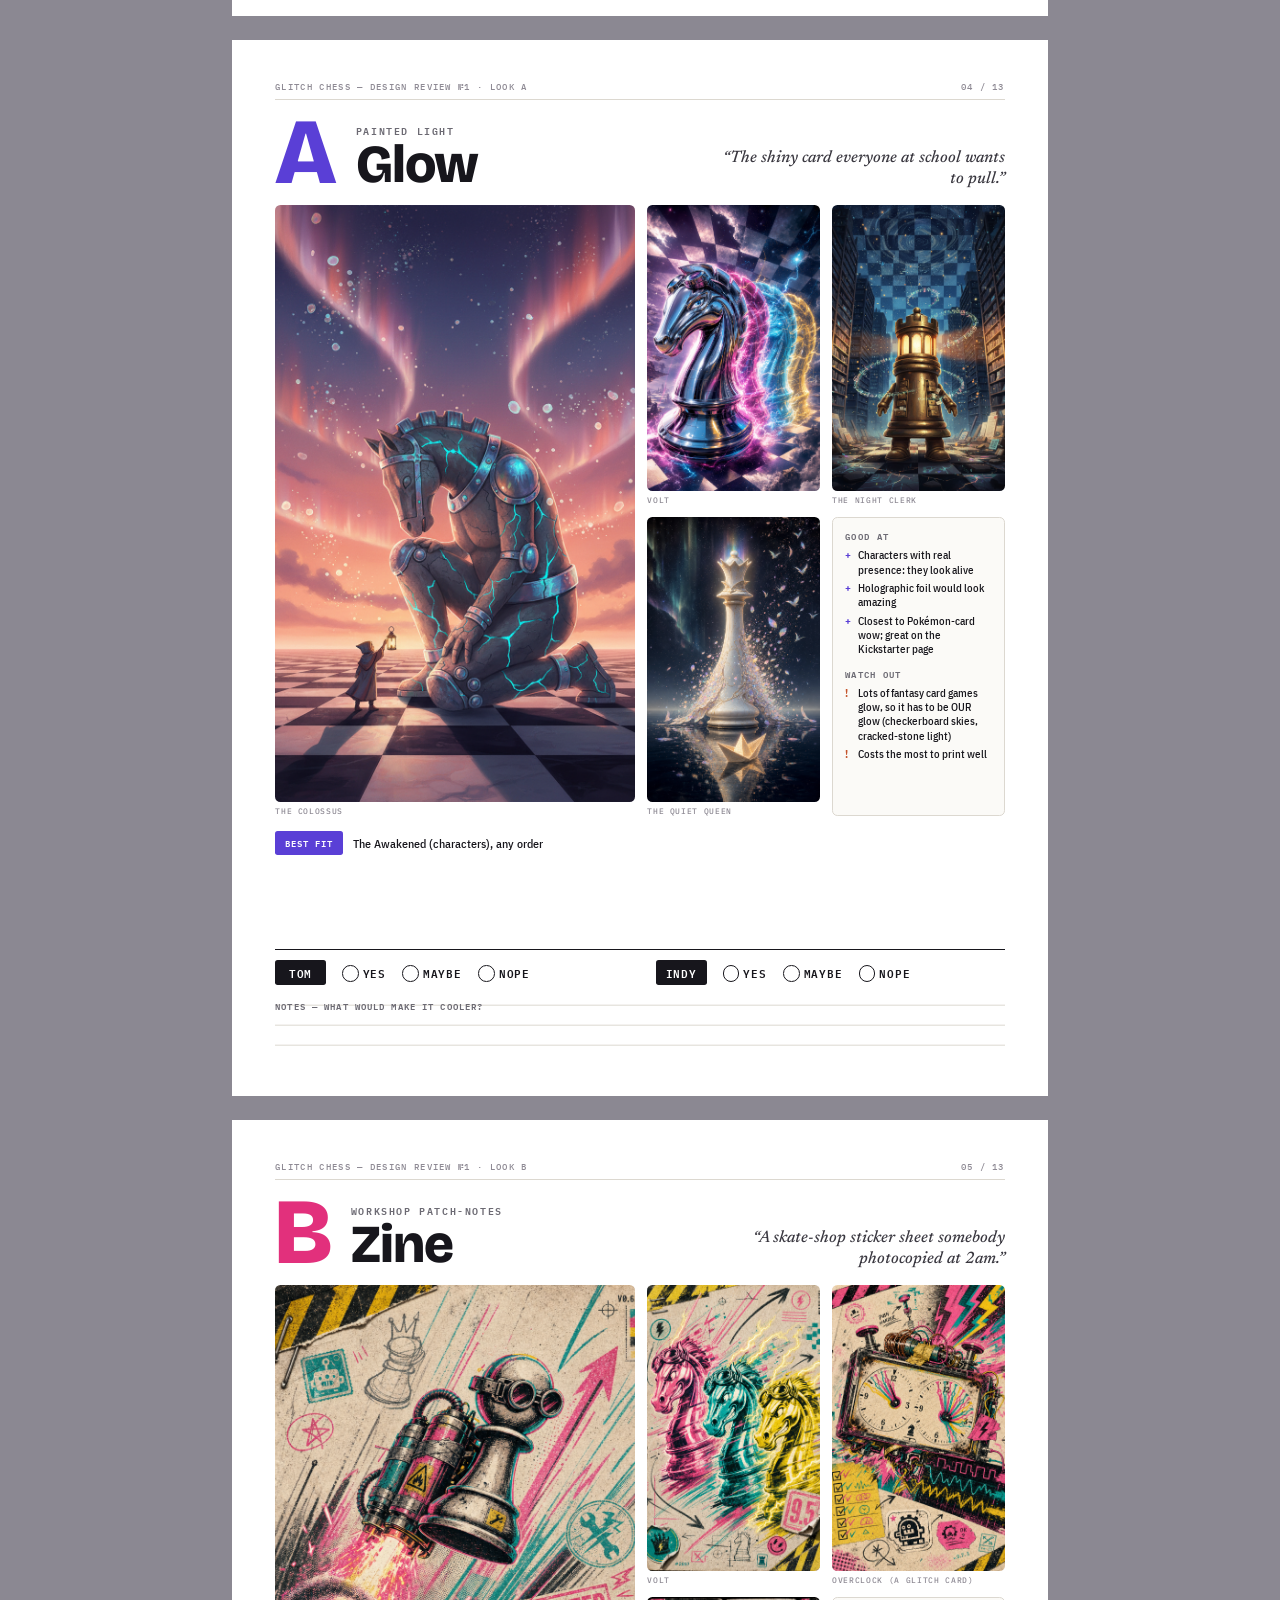
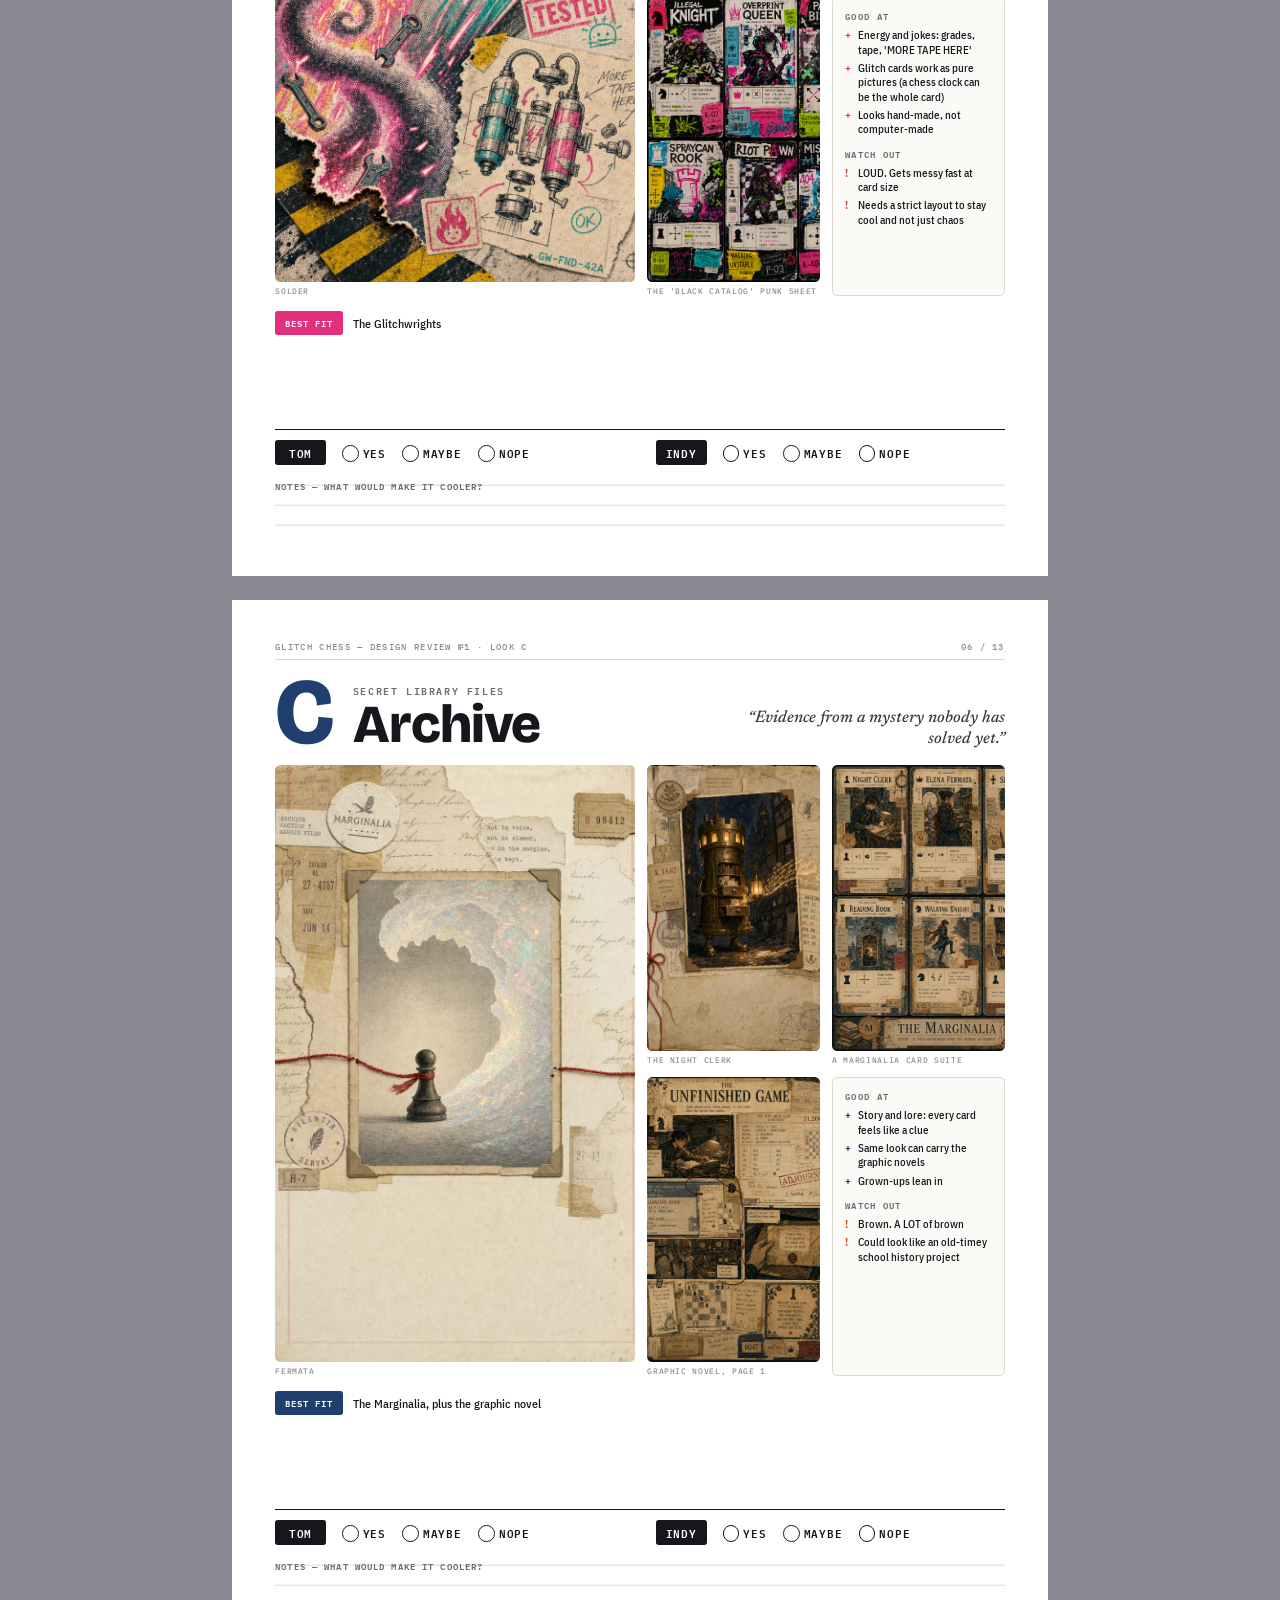
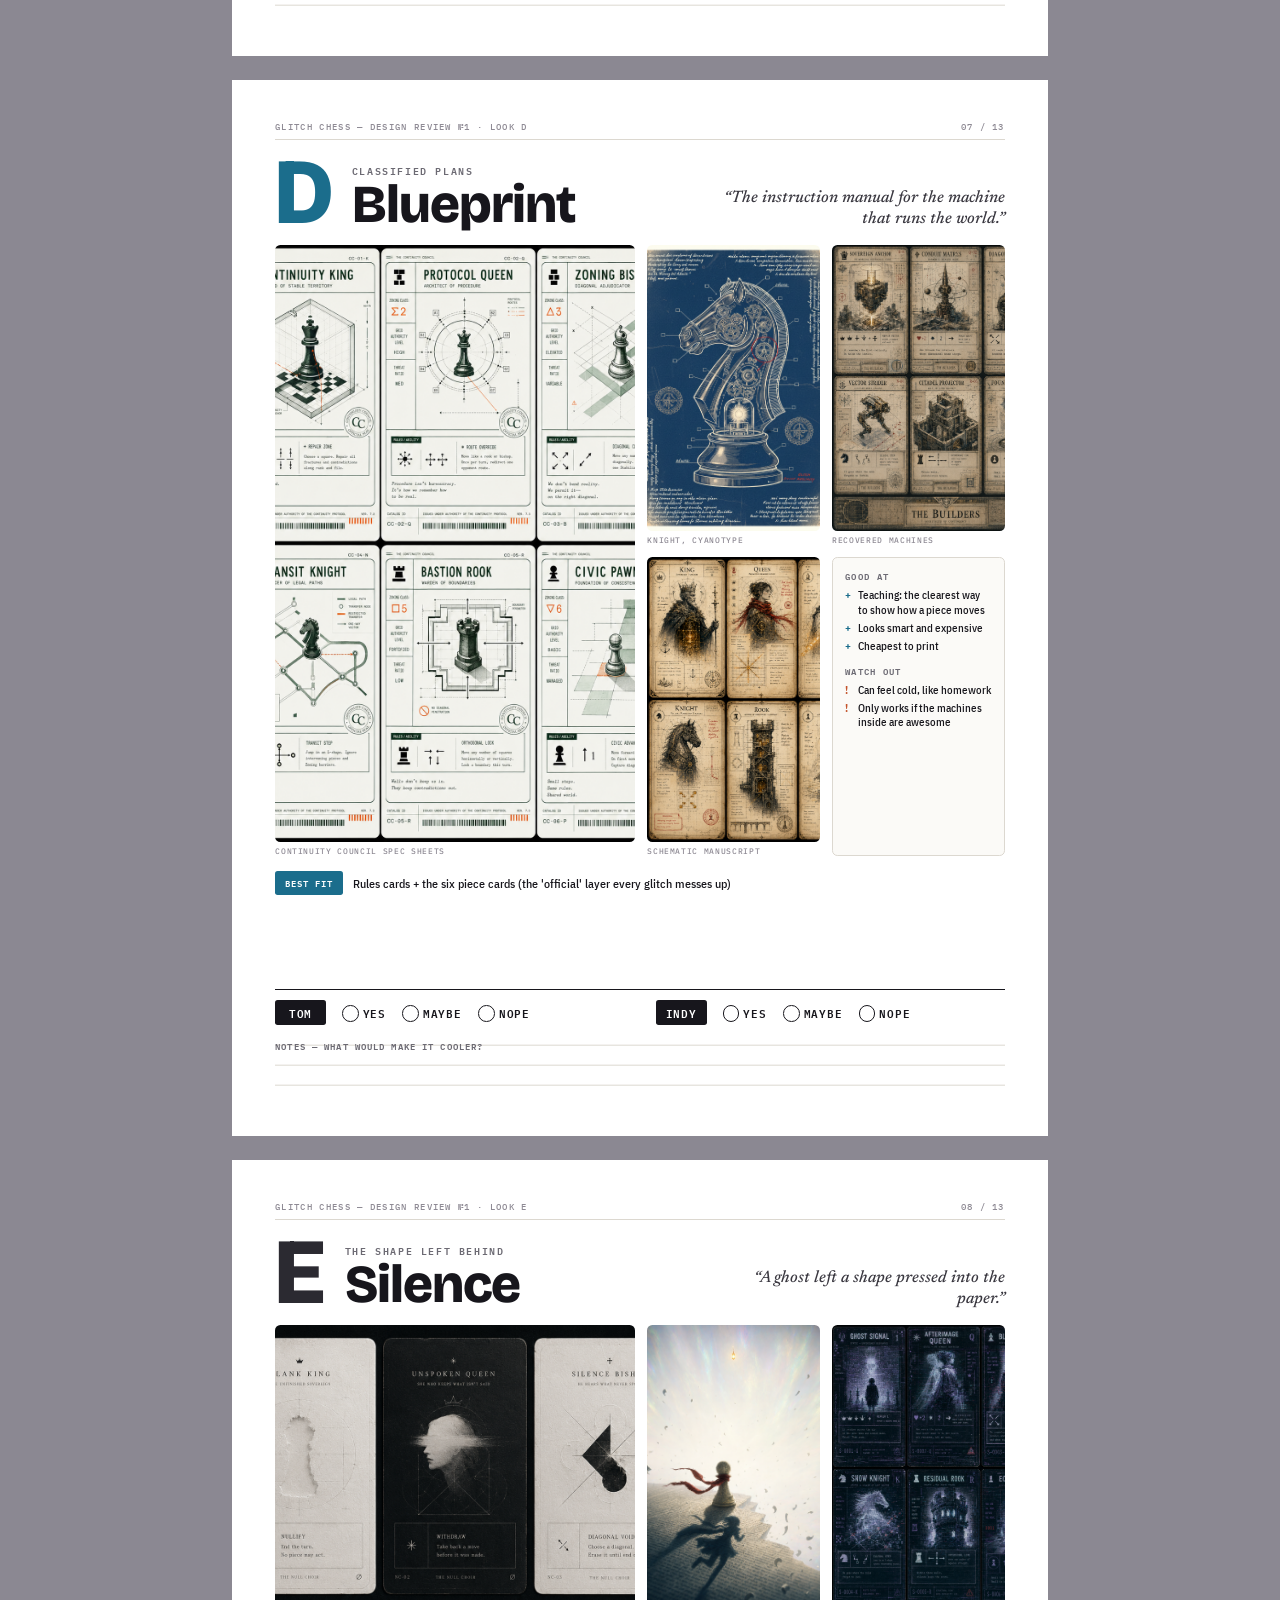
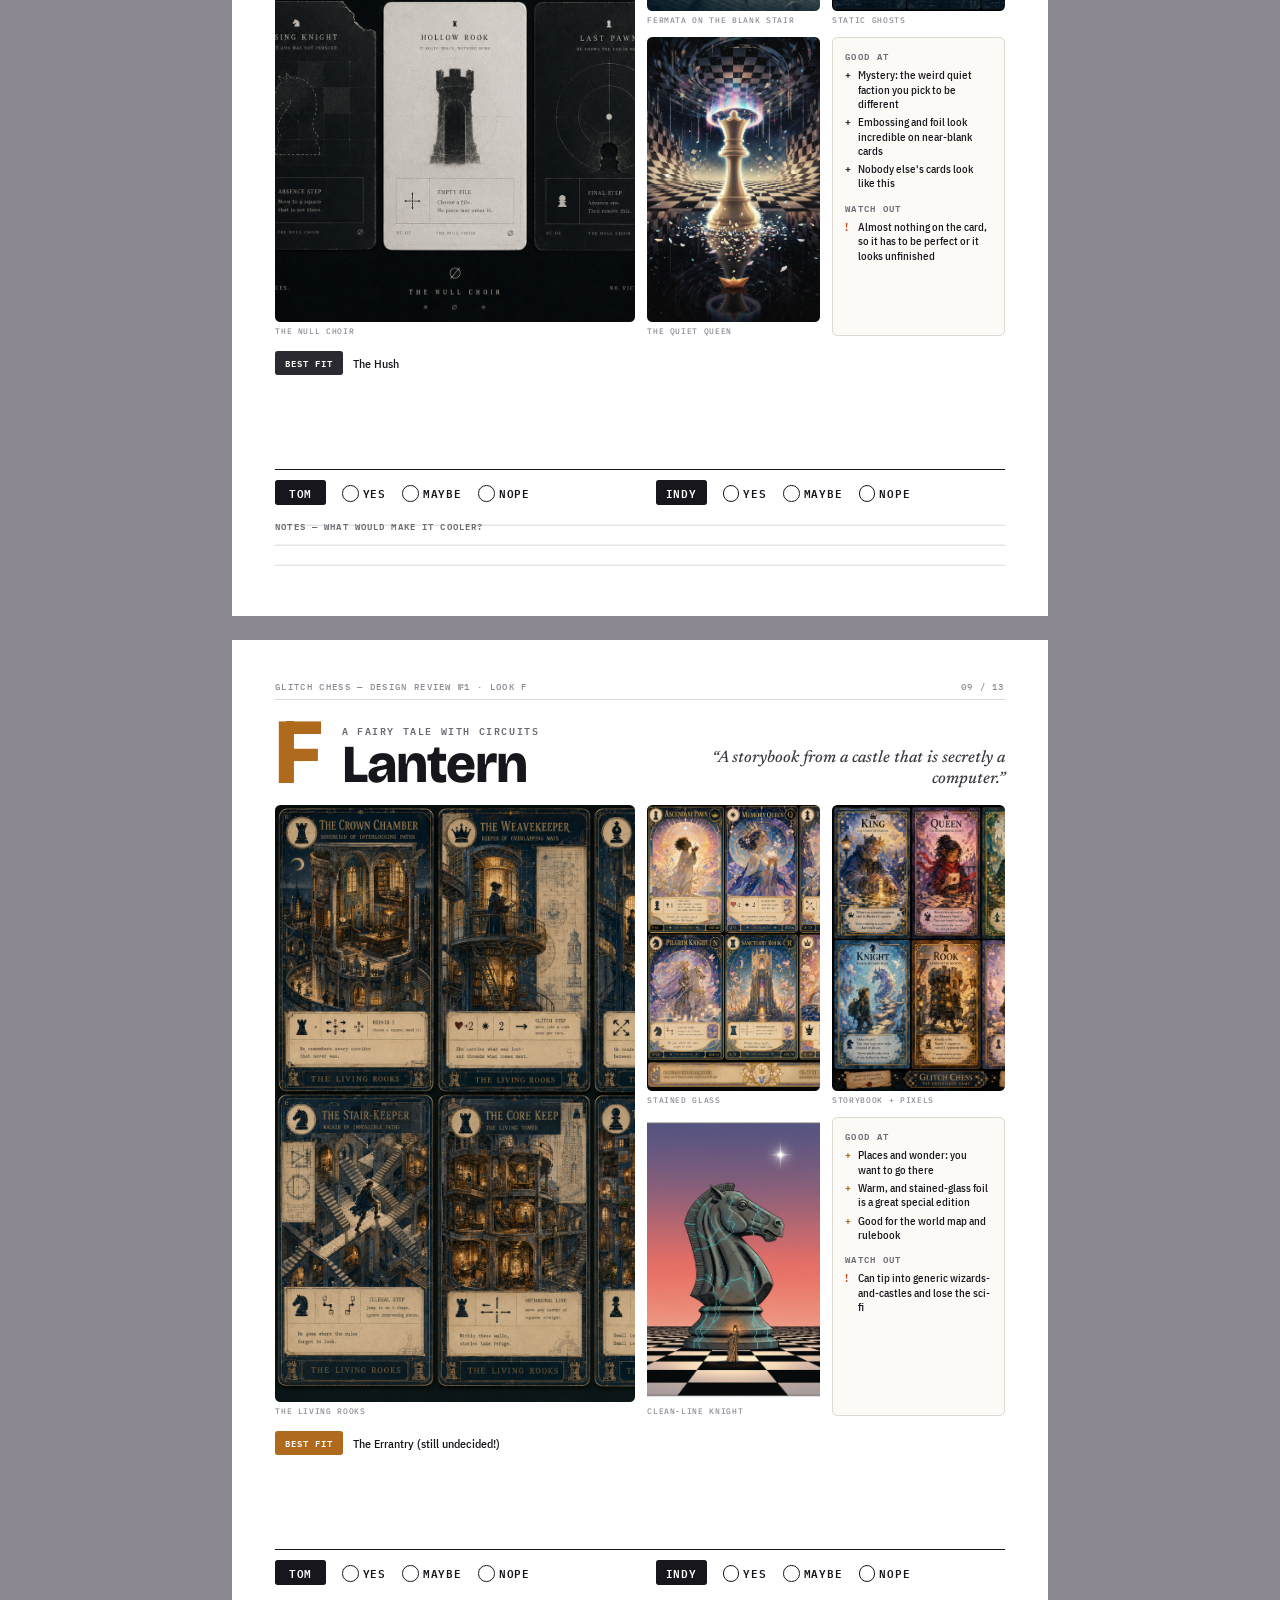
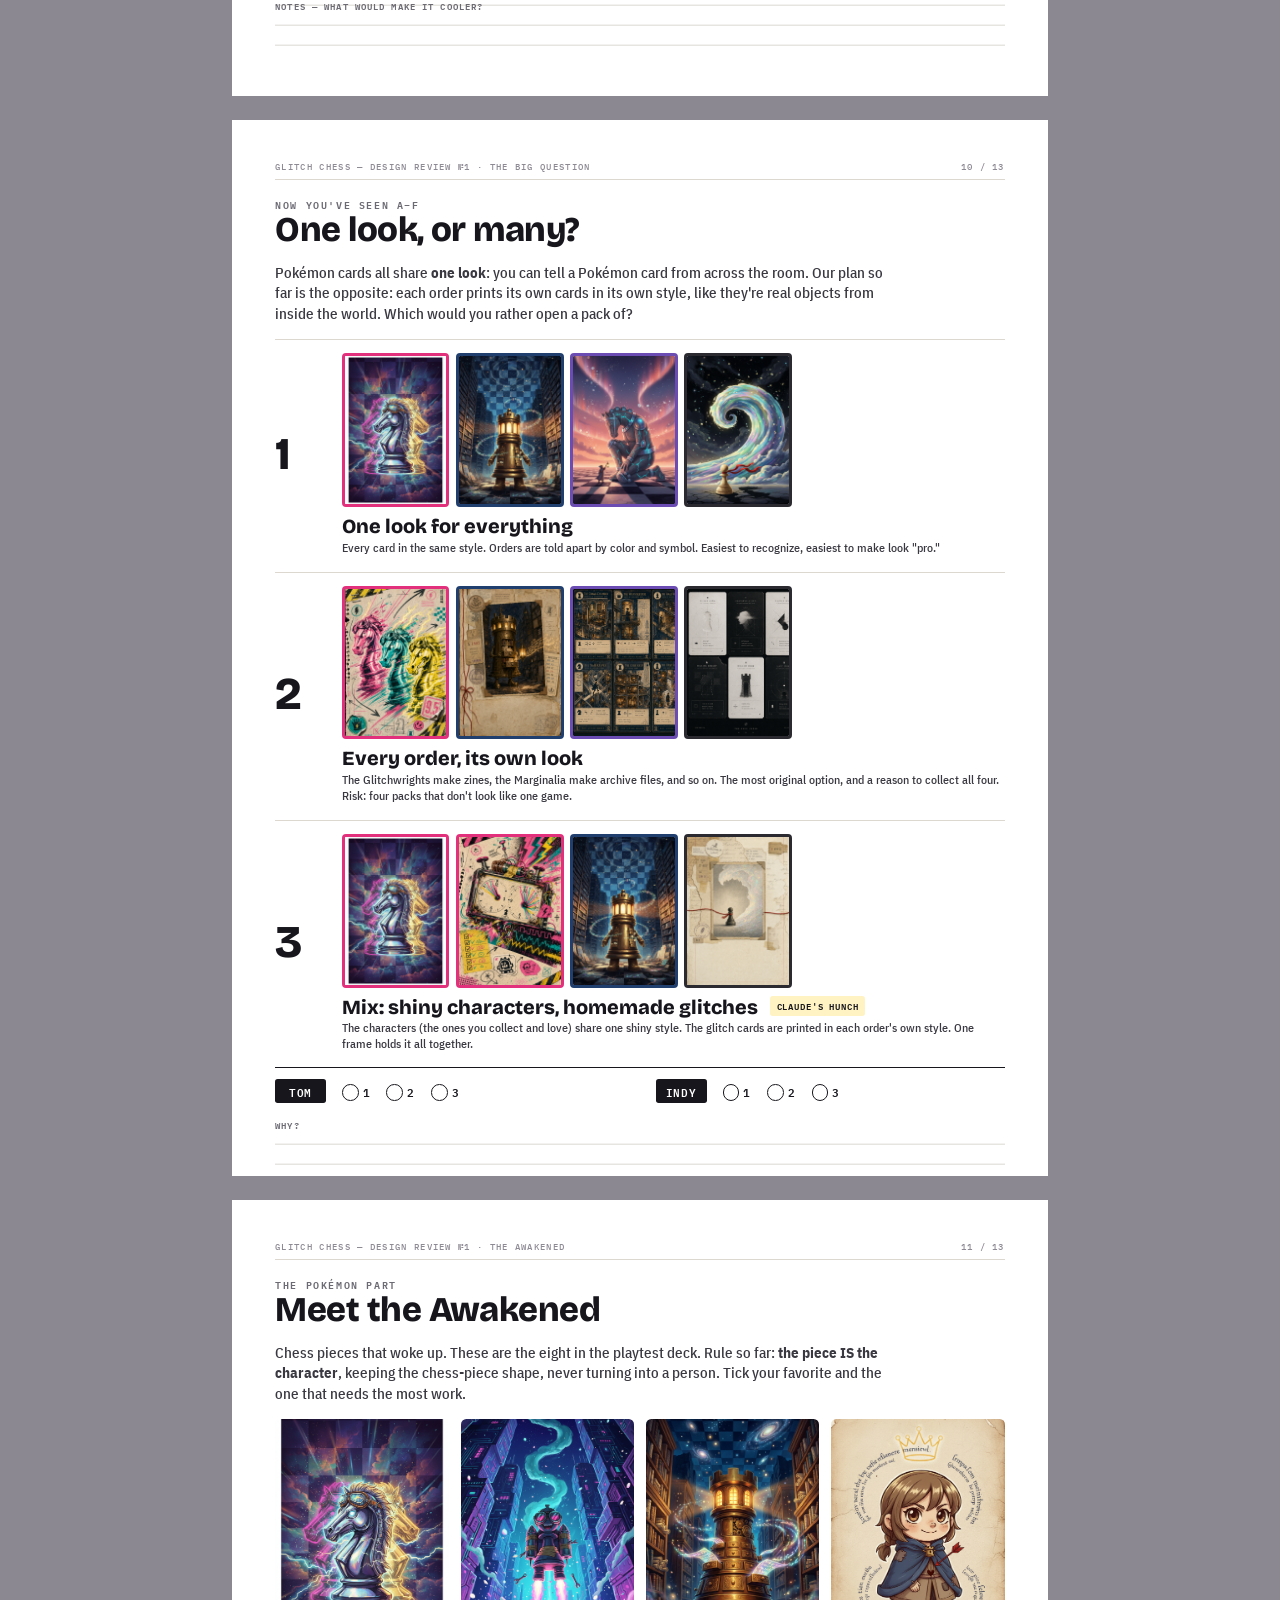
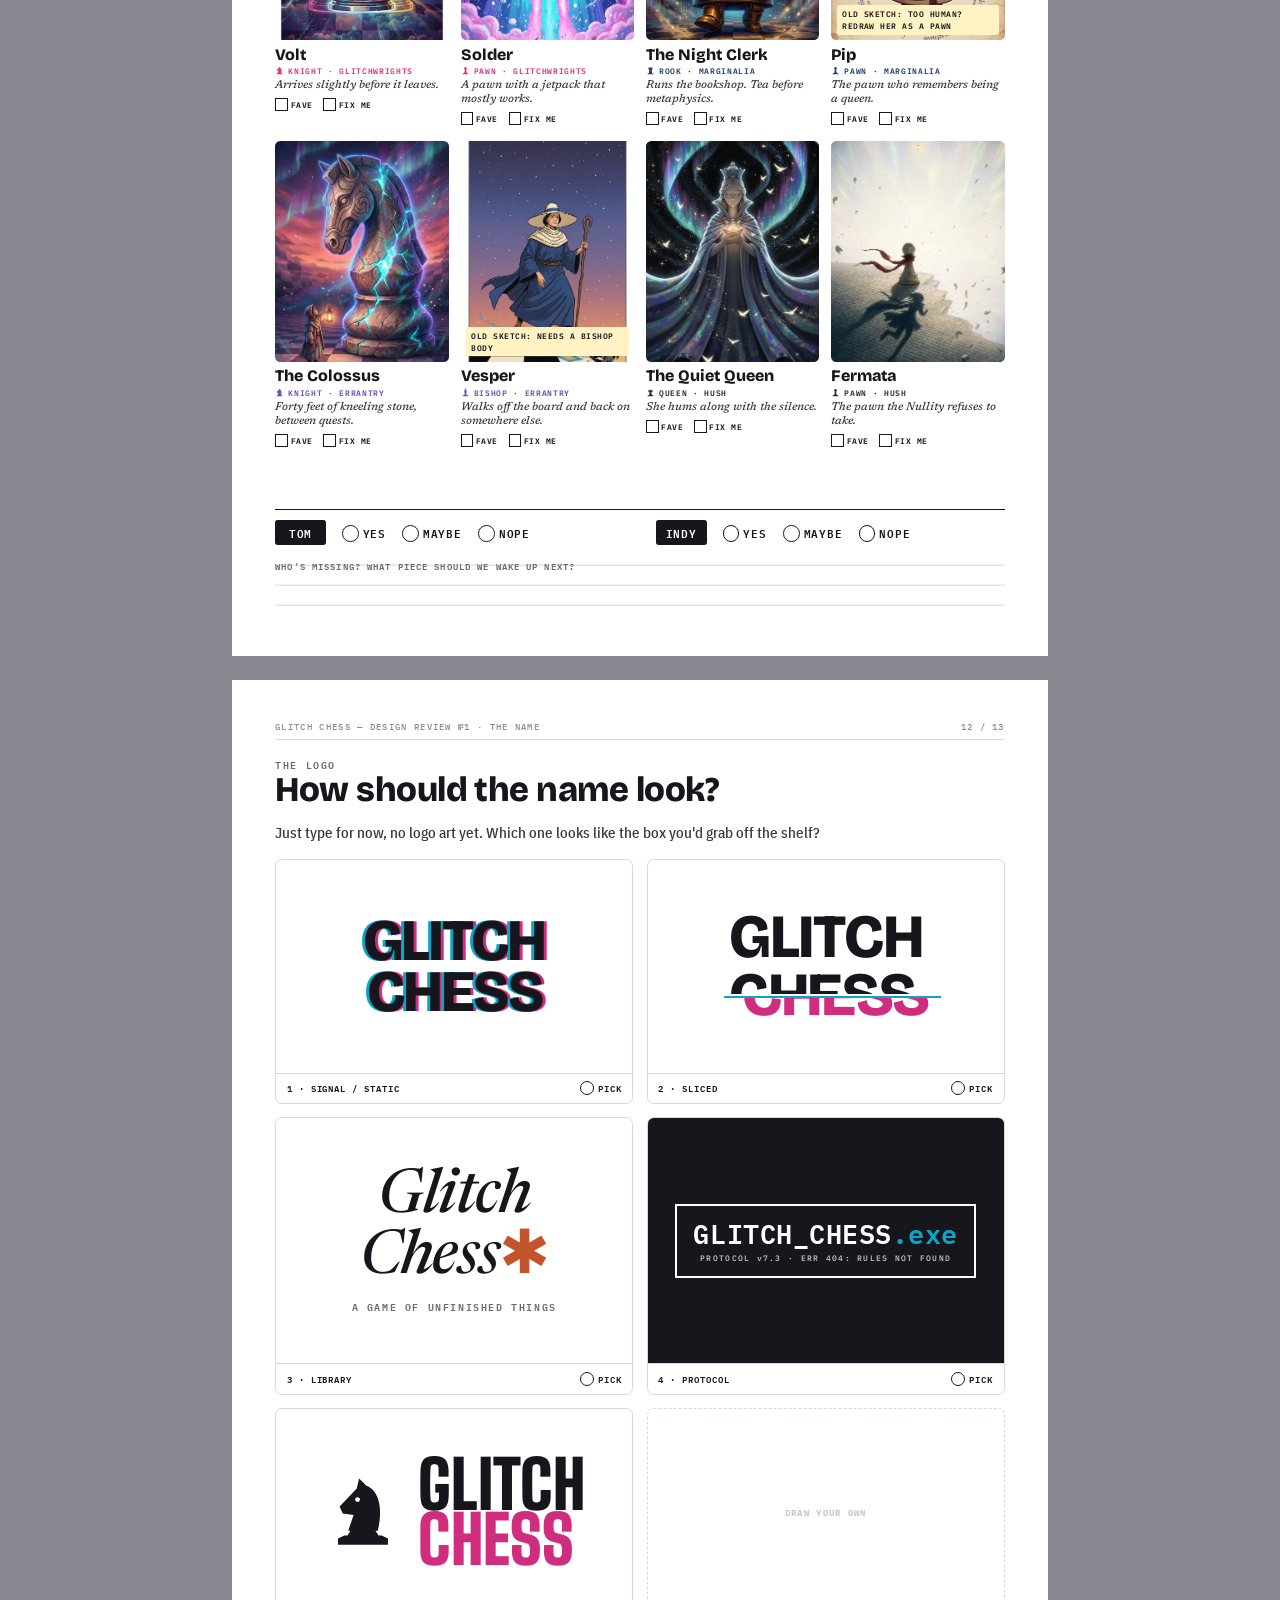
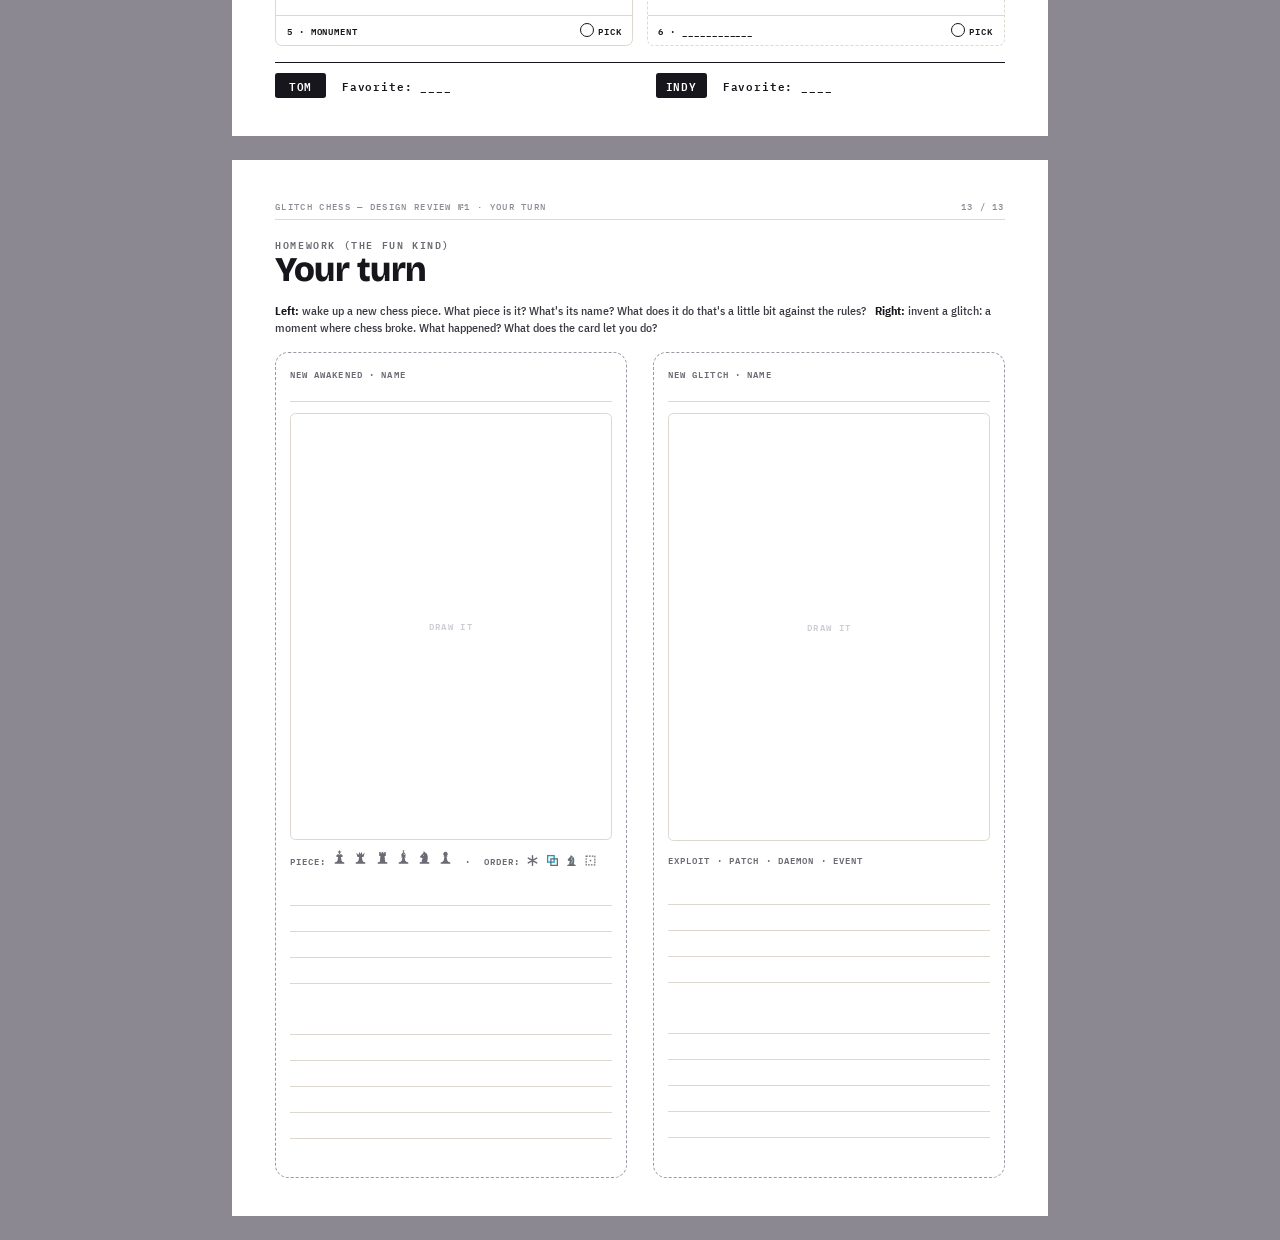
<file: print/design-review-01.html>
<!DOCTYPE html>
<html lang="en">
<head>
<meta charset="utf-8">
<title>Design Review №1</title>
<link rel="preconnect" href="https://fonts.googleapis.com">
<link href="https://fonts.googleapis.com/css2?family=Big+Shoulders+Display:wght@800;900&family=Bricolage+Grotesque:opsz,wght@12..96,500;12..96,700;12..96,800&family=IBM+Plex+Mono:wght@400;500;600&family=IBM+Plex+Sans+Condensed:ital,wght@0,400;0,500;0,600;0,700;1,400&family=Newsreader:ital,opsz,wght@0,6..72,500;1,6..72,400;1,6..72,500&display=swap" rel="stylesheet">
<!-- Print: US Letter, portrait, margins "None", scale 100%, background graphics ON. Images resolve from ../art/. -->
<script src="glyphs.js"></script>
<style>
  :root { --ink: #17161c; --mute: #6c6a73; --line: #dcd8d0; --paper: #fffdf8; --signal: #0aa6c9; --static: #d02d7f;
    --Glitchwrights: #e2307c; --Marginalia: #213f6e; --Errantry: #6b4cb2; --Hush: #2b2a31; }
  * { box-sizing: border-box; margin: 0; padding: 0; }
  @page { size: letter; margin: 0; }
  html { -webkit-print-color-adjust: exact; print-color-adjust: exact; }
  body { background: #8b8892; color: var(--ink); font-family: "IBM Plex Sans Condensed", sans-serif; }
  .page { width: 8.5in; height: 11in; margin: 0 auto 24px; background: #fff; padding: .42in .45in .4in; display: flex; flex-direction: column; gap: .16in; position: relative; overflow: hidden; break-after: page; page-break-after: always; }
  .page:last-child { break-after: auto; page-break-after: auto; }
  @media print { body { background: none; } .page { margin: 0; } }
  .ph { display: flex; justify-content: space-between; font: 500 7pt "IBM Plex Mono", monospace; letter-spacing: .14em; color: #8e8a94; text-transform: uppercase; border-bottom: .8pt solid var(--line); padding-bottom: 4pt; }
  h1 { font: 800 40pt/.95 "Bricolage Grotesque", sans-serif; letter-spacing: -.02em; }
  h2 { font: 800 26pt/1 "Bricolage Grotesque", sans-serif; letter-spacing: -.015em; }
  .kicker { font: 600 7.5pt "IBM Plex Mono", monospace; letter-spacing: .16em; text-transform: uppercase; color: var(--mute); }
  .lede { font: 500 11pt/1.38 "IBM Plex Sans Condensed", sans-serif; color: #3a3840; max-width: 6.4in; }
  .serif { font-family: "Newsreader", serif; font-style: italic; }
  img { display: block; }
  .ph-img { width: 100%; height: 100%; object-fit: cover; border-radius: 4pt; }
  .cap { font: 500 6.2pt "IBM Plex Mono", monospace; letter-spacing: .08em; color: #8e8a94; text-transform: uppercase; margin-top: 3pt; }

  /* vote bar */
  .vote { margin-top: auto; border-top: 1.2pt solid var(--ink); padding-top: 8pt; display: grid; grid-template-columns: 1fr 1fr; gap: 10pt 24pt; }
  .vote .row { display: flex; align-items: center; gap: 12pt; white-space: nowrap; font: 600 8pt "IBM Plex Mono", monospace; letter-spacing: .08em; }
  .vote .who { background: var(--ink); color: #fff; padding: 2pt 6pt; border-radius: 2pt; min-width: 38pt; text-align: center; }
  .vote .vo::before { content: ""; display: inline-block; width: 11pt; height: 11pt; border: 1.3pt solid var(--ink); border-radius: 50%; margin-right: 3pt; vertical-align: -3pt; }
  .vote .notes { grid-column: 1 / -1; font: 600 7pt "IBM Plex Mono", monospace; letter-spacing: .12em; color: var(--mute); text-transform: uppercase; height: .62in; background: repeating-linear-gradient(transparent 0 .2in, var(--line) .2in calc(.2in + .7pt)); background-position: 0 .08in; }

  /* cover */
  .cover { padding: 0; gap: 0; }
  .cover .hero { height: 6.6in; position: relative; overflow: hidden; }
  .cover .hero img { width: 100%; height: 100%; object-fit: cover; object-position: center 35%; }
  .cover .hero::after { content: ""; position: absolute; inset: auto 0 0; height: 1.4in; background: linear-gradient(transparent, #fff); }
  .cover .inner { padding: 0 .55in .45in; display: flex; flex-direction: column; gap: .14in; flex: 1; margin-top: -.55in; position: relative; z-index: 1; }
  .wm-signal { font: 800 64pt/.88 "Bricolage Grotesque", sans-serif; letter-spacing: -.03em; color: var(--ink); text-shadow: -3px 0 0 var(--signal), 3px 0 0 var(--static); }
  .steps { display: grid; grid-template-columns: repeat(3, 1fr); gap: 14pt; margin-top: 6pt; }
  .steps div { border-top: 2pt solid var(--ink); padding-top: 5pt; font: 500 9.5pt/1.3 "IBM Plex Sans Condensed", sans-serif; }
  .steps b { display: block; font: 800 20pt/1 "Bricolage Grotesque", sans-serif; margin-bottom: 3pt; }
  .agenda { margin-top: auto; display: flex; flex-wrap: wrap; gap: 4pt 14pt; font: 500 7.5pt "IBM Plex Mono", monospace; letter-spacing: .06em; color: var(--mute); border-top: .8pt solid var(--line); padding-top: 7pt; }
  .agenda b { color: var(--ink); }

  /* world */
  .orders { display: grid; grid-template-columns: repeat(4, 1fr); gap: 10pt; }
  .order .img { height: 2.25in; }
  .order h3 { font: 800 13pt/1.05 "Bricolage Grotesque", sans-serif; margin-top: 6pt; display: flex; gap: 5pt; align-items: center; }
  .order .tagline { font: italic 500 9.5pt/1.25 "Newsreader", serif; margin: 2pt 0 4pt; }
  .order p { font: 500 8.3pt/1.3 "IBM Plex Sans Condensed", sans-serif; color: #3a3840; }
  .sides { display: grid; grid-template-columns: 1fr 1fr; border-radius: 5pt; overflow: hidden; }
  .sides div { padding: 10pt 14pt; color: #fff; font: 500 9pt/1.3 "IBM Plex Sans Condensed", sans-serif; }
  .sides b { display: block; font: 800 17pt "Bricolage Grotesque", sans-serif; }
  .bigline { font: italic 500 22pt/1.15 "Newsreader", serif; letter-spacing: -.01em; }
  .twocol { display: grid; grid-template-columns: 1fr 1fr; gap: 18pt; }
  .twocol p { font: 500 9.5pt/1.38 "IBM Plex Sans Condensed", sans-serif; color: #3a3840; }
  .twocol h4, .box h4 { font: 600 7pt "IBM Plex Mono", monospace; letter-spacing: .14em; text-transform: uppercase; color: var(--mute); margin-bottom: 3pt; }

  /* volt lineup */
  .lineup { display: grid; grid-template-columns: repeat(4, 1fr); gap: 10pt 9pt; }
  .lineup .cell { position: relative; }
  .lineup .img { height: 2.95in; }
  .lineup .letter { position: absolute; top: 5pt; left: 5pt; width: 22pt; height: 22pt; border-radius: 50%; background: #fff; display: grid; place-items: center; font: 800 12pt "Bricolage Grotesque", sans-serif; box-shadow: 0 0 0 1.2pt var(--ink); }

  /* direction pages */
  .dirhead { display: flex; align-items: flex-end; gap: 14pt; }
  .dirhead .L { font: 800 70pt/.8 "Bricolage Grotesque", sans-serif; color: var(--accent); }
  .dirhead .feels { margin-left: auto; max-width: 3.1in; font: italic 500 12.5pt/1.25 "Newsreader", serif; text-align: right; color: #3a3840; }
  .dirgrid { display: grid; grid-template-columns: 3.75in 1fr 1fr; grid-template-rows: 3.12in 3.12in; gap: 9pt; }
  .dirgrid .hero { grid-row: 1 / 3; }
  .dirgrid figure { display: flex; flex-direction: column; min-height: 0; }
  .dirgrid figure .img { flex: 1; min-height: 0; }
  .img.contain img { object-fit: contain; background: #f2f0eb; }
  .box { border: 1pt solid var(--line); border-radius: 4pt; padding: 8pt 9pt; display: flex; flex-direction: column; gap: 7pt; background: #fbfaf7; }
  .box ul { list-style: none; display: grid; gap: 3pt; }
  .box li { font: 500 8.4pt/1.28 "IBM Plex Sans Condensed", sans-serif; padding-left: 10pt; position: relative; }
  .box li::before { content: "+"; position: absolute; left: 0; font-weight: 700; color: var(--accent); }
  .box .watch li::before { content: "!"; color: #c4542c; }
  .fits { display: flex; align-items: center; gap: 8pt; font: 500 9pt "IBM Plex Sans Condensed", sans-serif; }
  .fits .chip { font: 600 7pt "IBM Plex Mono", monospace; letter-spacing: .12em; text-transform: uppercase; background: var(--accent); color: #fff; padding: 3pt 7pt; border-radius: 2pt; }

  /* big question */
  .opt3 { display: grid; gap: 12pt; }
  .opt { display: grid; grid-template-columns: .5in 1fr; gap: 14pt; align-items: center; border-top: 1pt solid var(--line); padding-top: 10pt; }
  .opt .num { font: 800 34pt/1 "Bricolage Grotesque", sans-serif; }
  .opt h3 { font: 800 15pt/1.1 "Bricolage Grotesque", sans-serif; }
  .opt p { font: 500 9pt/1.32 "IBM Plex Sans Condensed", sans-serif; color: #3a3840; margin-top: 2pt; }
  .thumbs { display: flex; gap: 5pt; }
  .thumbs div { width: 1.12in; height: 1.6in; border-radius: 3pt; overflow: hidden; border: 2.5pt solid var(--b, #ccc); flex: none; }
  .thumbs img { width: 100%; height: 100%; object-fit: cover; }
  .optrow { display: flex; gap: 14pt; align-items: center; }
  .hunch { display: inline-block; font: 600 6.5pt "IBM Plex Mono", monospace; letter-spacing: .1em; text-transform: uppercase; background: #fff3c4; padding: 1.5pt 5pt; border-radius: 2pt; margin-left: 6pt; vertical-align: 3pt; }

  /* characters */
  .chars { display: grid; grid-template-columns: repeat(4, 1fr); gap: 12pt 9pt; }
  .ch .img { height: 2.3in; position: relative; }
  .ch .img .flag { position: absolute; bottom: 4pt; left: 4pt; right: 4pt; background: #fff3c4; font: 600 6pt "IBM Plex Mono", monospace; letter-spacing: .06em; padding: 2pt 4pt; border-radius: 2pt; text-transform: uppercase; }
  .ch h3 { font: 800 12pt/1.05 "Bricolage Grotesque", sans-serif; margin-top: 5pt; }
  .ch .meta { font: 600 6.3pt "IBM Plex Mono", monospace; letter-spacing: .08em; text-transform: uppercase; color: var(--c); margin: 1pt 0 2pt; display: flex; align-items: center; gap: 3pt; }
  .ch p { font: italic 500 8.4pt/1.22 "Newsreader", serif; color: #3a3840; }
  .ch .ticks { display: flex; gap: 8pt; margin-top: 4pt; font: 600 6.3pt "IBM Plex Mono", monospace; letter-spacing: .06em; }
  .ch .ticks span::before { content: ""; display: inline-block; width: 8pt; height: 8pt; border: 1pt solid var(--ink); margin-right: 2pt; vertical-align: -2pt; }

  /* wordmarks */
  .wms { display: grid; grid-template-columns: 1fr 1fr; gap: 10pt; flex: 1; }
  .wm { border: 1pt solid var(--line); border-radius: 5pt; display: flex; flex-direction: column; overflow: hidden; }
  .wm .stage { flex: 1; display: grid; place-items: center; padding: 10pt; text-align: center; }
  .wm .lbl { display: flex; justify-content: space-between; align-items: center; border-top: 1pt solid var(--line); padding: 5pt 8pt; font: 600 7pt "IBM Plex Mono", monospace; letter-spacing: .1em; text-transform: uppercase; }
  .wm .lbl span:last-child::before { content: ""; display: inline-block; width: 9pt; height: 9pt; border: 1.2pt solid var(--ink); border-radius: 50%; margin-right: 3pt; vertical-align: -2pt; }
  .slice { font: 800 46pt/.95 "Bricolage Grotesque", sans-serif; letter-spacing: -.02em; text-align: left; }
  .slice .cut { position: relative; }
  .slice .top { display: block; clip-path: inset(0 0 52% 0); }
  .slice .bot { position: absolute; inset: 0; clip-path: inset(52% 0 0 0); transform: translateX(10pt); color: var(--static); }
  .slice .cut::after { content: ""; position: absolute; left: -4pt; right: -14pt; top: 52%; height: 1.5pt; background: var(--signal); }

  /* draw page */
  .drawgrid { display: grid; grid-template-columns: 1fr 1fr; gap: 20pt; flex: 1; }
  .drawcard { border: 1.4pt dashed #9b97a3; border-radius: 10pt; display: flex; flex-direction: column; padding: 10pt; gap: 8pt; }
  .drawcard .t { font: 600 7pt "IBM Plex Mono", monospace; letter-spacing: .12em; text-transform: uppercase; color: var(--mute); border-bottom: 1pt solid var(--line); padding-bottom: 14pt; }
  .drawcard .art { flex: 1.5; border: 1pt solid var(--line); border-radius: 4pt; display: grid; place-items: center; color: #d0ccd5; font: 600 7pt "IBM Plex Mono", monospace; letter-spacing: .14em; }
  .drawcard .ln { flex: 1; background: repeating-linear-gradient(transparent 0 .26in, var(--line) .26in calc(.26in + .7pt)); }
  .prompts { font: 500 9pt/1.4 "IBM Plex Sans Condensed", sans-serif; color: #3a3840; }
  .prompts b { font-weight: 700; color: var(--ink); }
</style>
</head>
<body>
<div id="root"></div>
<script>
(function () {
  const { sigil, pieceSVG } = window.GG;
  const O = "../art/output/", R = "../art/reference/";
  const TOTAL = 13;
  let n = 1;
  const ph = (label) => `<header class="ph"><span>Glitch Chess — Design Review №1 · ${label}</span><span>${String(++n).padStart(2, "0")} / ${TOTAL}</span></header>`;
  const im = (src, pos = "center", contain = false) => `<div class="img${contain ? " contain" : ""}"><img class="ph-img" src="${src}" style="object-position:${pos}"></div>`;
  const vote = (q = "Notes — what would make it cooler?") => `<div class="vote">
      <div class="row"><span class="who">TOM</span><span class="vo">YES</span><span class="vo">MAYBE</span><span class="vo">NOPE</span></div>
      <div class="row"><span class="who">INDY</span><span class="vo">YES</span><span class="vo">MAYBE</span><span class="vo">NOPE</span></div>
      <div class="notes">${q}</div></div>`;
  const pages = [];

  // 01 — cover
  pages.push(`<section class="page cover">
    <div class="hero"><img src="${O}oai2-volt-1784938122202.png"></div>
    <div class="inner">
      <div class="kicker">Design Review №1 · for Tom &amp; Indy</div>
      <div class="wm-signal">GLITCH CHESS</div>
      <p class="bigline" style="font-size:17pt">What does the world look like?</p>
      <div class="steps">
        <div><b>1</b>Look at each page together. No reading ahead.</div>
        <div><b>2</b>Each of us circles <b style="display:inline;font:inherit;font-weight:700">YES</b>, <b style="display:inline;font:inherit;font-weight:700">MAYBE</b> or <b style="display:inline;font:inherit;font-weight:700">NOPE</b>, and doesn't peek at the other's.</div>
        <div><b>3</b>Draw on everything. Circle the best bits. Cross out the worst.</div>
      </div>
      <div class="agenda"><b>Inside:</b><span>The world</span><span>Which Volt?</span><span>Six looks: A–F</span><span>One look or four?</span><span>The Awakened</span><span>The name</span><span>Your turn</span></div>
    </div></section>`);

  // 02 — the world
  const ORD = [
    ["Marginalia", "The Marginalia", "We read the glitch. We keep everything.", "Librarians of a crumbling reality. A bookshop hidden in the gap between two cobblestones.", O + "master-nightclerk-1784937534678.png", "center 40%"],
    ["Glitchwrights", "The Glitchwrights", "We RIDE the glitch. Say it like it's fun.", "Tinkerers and speedrunners in a workshop under a bridge. Goggles, sparks, daemons in jars.", O + "zine-foundry-1784949380481.png", "center"],
    ["Errantry", "The Errantry", "The pieces are waking up. Let them.", "Chess pieces played so often they woke up. They serve no player, only the game.", O + "lush-colossus-1784937172830.png", "center 60%"],
    ["Hush", "The Hush", "(This section intentionally left blank.)", "The only ones who walk toward the Nullity, where the world runs out, and sit with it.", O + "lush-fermata-1784937199476.png", "center"],
  ];
  pages.push(`<section class="page">${ph("The world")}
    <div class="kicker">The world in one page</div>
    <p class="bigline">Chess is the oldest program still running. Now it's glitching, and every finished game patches the world a little.</p>
    <div class="sides"><div style="background:var(--signal)"><b>Signal</b>The world as it was written. Plays white.</div><div style="background:var(--static)"><b>Static</b>The world as it's drifting. Plays black.</div></div>
    <div class="kicker" style="margin-top:4pt">The four orders: pick the one you'd join</div>
    <div class="orders">${ORD.map(([k, name, tag, body, src, pos]) => `<div class="order">${im(src, pos)}<h3 style="color:var(--${k})">${sigil(k, 15)} ${name}</h3><p class="tagline">${tag}</p><p>${body}</p></div>`).join("")}</div>
    <div class="twocol">
      <div><h4>The cards</h4><p>Every card is a <b>pressed glitch</b>: a moment the world broke, written down and flattened. Play it at a board and the glitch happens again.</p></div>
      <div><h4>The enemy</h4><p><b>The Nullity</b>: blank silence where the world has stopped. No monsters, no gore. The scariest thing in the world is silence.</p></div>
    </div>
    ${vote("Which order would you join? Why?")}</section>`);

  // 03 — Volt lineup
  const VOLTS = [
    ["lush-volt-1784937159295.png", "Painted glow"], ["oai2-volt-1784938122202.png", "Chrome storm"], ["g3p-volt-1784937921423.png", "Cloud rider"], ["g31f-volt-1784937879587.jpeg", "Neon robot"],
    ["zine-volt-1784948949898.png", "Riso zine"], ["collage-volt-1784947898665.png", "Archive page"], ["weird-volt-1784940021181.png", "Score cards"], ["char-volt-1784932894247.png", "Cartoon sketch"],
  ];
  pages.push(`<section class="page">${ph("Which Volt?")}
    <div><div class="kicker">Warm-up</div><h2>Which Volt is the real Volt?</h2></div>
    <p class="lede">Volt is a Glitchwright knight that arrives slightly before it leaves. Same character, eight ways. <b>Circle the real Volt. Cross out the fakes.</b> Then: what makes your pick look cool?</p>
    <div class="lineup">${VOLTS.map(([f, cap], i) => `<div class="cell">${im(O + f, "center 30%")}<span class="letter">${"ABCDEFGH"[i]}</span><div class="cap">${cap}</div></div>`).join("")}</div>
    <div class="vote" style="grid-template-columns:1fr 1fr">
      <div class="row"><span class="who">TOM</span>Real Volt: ____ &nbsp; Fake: ____</div>
      <div class="row"><span class="who">INDY</span>Real Volt: ____ &nbsp; Fake: ____</div>
      <div class="notes">What makes it cool? (the eyes? the goggles? the lightning? the colors?)</div></div></section>`);

  // 04–09 — six directions
  const DIRS = [
    { L: "A", name: "Glow", sub: "Painted light", accent: "#5a3fd6", feels: "“The shiny card everyone at school wants to pull.”",
      hero: [O + "lush-colossus-1784937172830.png", "center 60%", "The Colossus"],
      sup: [[O + "oai2-volt-1784938122202.png", "center 30%", "Volt"], [O + "master-nightclerk-1784937534678.png", "center 45%", "The Night Clerk"], [O + "oai2-queen-1784938511225.png", "center 40%", "The Quiet Queen"]],
      good: ["Characters with real presence: they look alive", "Holographic foil would look amazing", "Closest to Pokémon-card wow; great on the Kickstarter page"],
      watch: ["Lots of fantasy card games glow, so it has to be OUR glow (checkerboard skies, cracked-stone light)", "Costs the most to print well"], fits: "The Awakened (characters), any order" },
    { L: "B", name: "Zine", sub: "Workshop patch-notes", accent: "#e2307c", feels: "“A skate-shop sticker sheet somebody photocopied at 2am.”",
      hero: [O + "zine-solder-1784949088732.png", "center", "Solder"],
      sup: [[O + "zine-volt-1784948949898.png", "center", "Volt"], [O + "zine-overclock-1784949237646.png", "center", "Overclock (a glitch card)"], [R + "register-glitchwrights-punk-black-catalog.png", "left top", "The 'Black Catalog' punk sheet"]],
      good: ["Energy and jokes: grades, tape, 'MORE TAPE HERE'", "Glitch cards work as pure pictures (a chess clock can be the whole card)", "Looks hand-made, not computer-made"],
      watch: ["LOUD. Gets messy fast at card size", "Needs a strict layout to stay cool and not just chaos"], fits: "The Glitchwrights" },
    { L: "C", name: "Archive", sub: "Secret library files", accent: "#213f6e", feels: "“Evidence from a mystery nobody has solved yet.”",
      hero: [O + "collage-fermata-1784948340176.png", "center", "Fermata"],
      sup: [[O + "collage-nightclerk-1784948199564.png", "center", "The Night Clerk"], [R + "register-marginalia-suite-v2.png", "left top", "A Marginalia card suite"], [R + "graphic-novel-p01-the-unfinished-game.png", "center top", "Graphic novel, page 1"]],
      good: ["Story and lore: every card feels like a clue", "Same look can carry the graphic novels", "Grown-ups lean in"],
      watch: ["Brown. A LOT of brown", "Could look like an old-timey school history project"], fits: "The Marginalia, plus the graphic novel" },
    { L: "D", name: "Blueprint", sub: "Classified plans", accent: "#1b6d8c", feels: "“The instruction manual for the machine that runs the world.”",
      hero: [R + "register-continuity-council.png", "center top", "Continuity Council spec sheets"],
      sup: [[O + "d5-knight-1784932097751.png", "center", "Knight, cyanotype"], [R + "register-builders-machine-schematics.png", "left top", "Recovered machines"], [R + "chatgpt-piece-suite-04-schematic-manuscript.png", "left top", "Schematic manuscript"]],
      good: ["Teaching: the clearest way to show how a piece moves", "Looks smart and expensive", "Cheapest to print"],
      watch: ["Can feel cold, like homework", "Only works if the machines inside are awesome"], fits: "Rules cards + the six piece cards (the 'official' layer every glitch messes up)" },
    { L: "E", name: "Silence", sub: "The shape left behind", accent: "#2b2a31", feels: "“A ghost left a shape pressed into the paper.”",
      hero: [R + "register-null-choir-empty-forms.png", "center top", "The Null Choir"],
      sup: [[O + "weird-fermata-1784940244617.png", "center", "Fermata on the blank stair"], [R + "register-static-crt-ghosts.png", "left top", "Static ghosts"], [O + "master-quietqueen-1784937541495.png", "center 40%", "The Quiet Queen"]],
      good: ["Mystery: the weird quiet faction you pick to be different", "Embossing and foil look incredible on near-blank cards", "Nobody else's cards look like this"],
      watch: ["Almost nothing on the card, so it has to be perfect or it looks unfinished"], fits: "The Hush" },
    { L: "F", name: "Lantern", sub: "A fairy tale with circuits", accent: "#b06a1e", feels: "“A storybook from a castle that is secretly a computer.”",
      hero: [R + "register-living-rooks-architecture.png", "left top", "The Living Rooks"],
      sup: [[R + "register-the-promoted-stained-glass.png", "left top", "Stained glass"], [R + "chatgpt-piece-suite-03-storybook-pixel-watercolor.png", "left top", "Storybook + pixels"], [O + "d3-knight-1784932078396.png", "center", "Clean-line knight"]],
      good: ["Places and wonder: you want to go there", "Warm, and stained-glass foil is a great special edition", "Good for the world map and rulebook"],
      watch: ["Can tip into generic wizards-and-castles and lose the sci-fi"], fits: "The Errantry (still undecided!)" },
  ];
  DIRS.forEach((d) => {
    const fig = ([src, pos, cap], cls = "") => `<figure class="${cls}">${im(src, pos, false)}<figcaption class="cap">${cap}</figcaption></figure>`;
    pages.push(`<section class="page" style="--accent:${d.accent}">${ph("Look " + d.L)}
      <div class="dirhead"><span class="L">${d.L}</span><div><div class="kicker">${d.sub}</div><h1>${d.name}</h1></div><p class="feels">${d.feels}</p></div>
      <div class="dirgrid">
        ${fig(d.hero, "hero")}
        ${fig(d.sup[0])}${fig(d.sup[1])}${fig(d.sup[2])}
        <div class="box"><div><h4>Good at</h4><ul>${d.good.map((x) => `<li>${x}</li>`).join("")}</ul></div><div class="watch"><h4>Watch out</h4><ul>${d.watch.map((x) => `<li>${x}</li>`).join("")}</ul></div></div>
      </div>
      <div class="fits"><span class="chip">Best fit</span>${d.fits}</div>
      ${vote()}</section>`);
  });

  // 10 — the big question
  const th = (arr) => `<div class="thumbs">${arr.map(([src, col, pos = "center"]) => `<div style="--b:${col}"><img src="${src}" style="object-position:${pos}"></div>`).join("")}</div>`;
  pages.push(`<section class="page">${ph("The big question")}
    <div><div class="kicker">Now you've seen A–F</div><h2>One look, or many?</h2></div>
    <p class="lede">Pokémon cards all share <b>one look</b>: you can tell a Pokémon card from across the room. Our plan so far is the opposite: each order prints its own cards in its own style, like they're real objects from inside the world. Which would you rather open a pack of?</p>
    <div class="opt3">
      <div class="opt"><div class="num">1</div><div><div class="optrow">${th([[O + "lush-volt-1784937159295.png", "var(--Glitchwrights)"], [O + "master-nightclerk-1784937534678.png", "var(--Marginalia)"], [O + "lush-colossus-1784937172830.png", "var(--Errantry)", "center 60%"], [O + "lush-fermata-1784937199476.png", "var(--Hush)"]])}</div>
        <h3 style="margin-top:6pt">One look for everything</h3><p>Every card in the same style. Orders are told apart by color and symbol. Easiest to recognize, easiest to make look "pro."</p></div></div>
      <div class="opt"><div class="num">2</div><div><div class="optrow">${th([[O + "zine-volt-1784948949898.png", "var(--Glitchwrights)"], [O + "collage-nightclerk-1784948199564.png", "var(--Marginalia)"], [R + "register-living-rooks-architecture.png", "var(--Errantry)", "left top"], [R + "register-null-choir-empty-forms.png", "var(--Hush)", "left top"]])}</div>
        <h3 style="margin-top:6pt">Every order, its own look</h3><p>The Glitchwrights make zines, the Marginalia make archive files, and so on. The most original option, and a reason to collect all four. Risk: four packs that don't look like one game.</p></div></div>
      <div class="opt"><div class="num">3</div><div><div class="optrow">${th([[O + "lush-volt-1784937159295.png", "var(--Glitchwrights)"], [O + "zine-overclock-1784949237646.png", "var(--Glitchwrights)"], [O + "master-nightclerk-1784937534678.png", "var(--Marginalia)"], [O + "collage-fermata-1784948340176.png", "var(--Hush)"]])}</div>
        <h3 style="margin-top:6pt">Mix: shiny characters, homemade glitches <span class="hunch">Claude's hunch</span></h3><p>The characters (the ones you collect and love) share one shiny style. The glitch cards are printed in each order's own style. One frame holds it all together.</p></div></div>
    </div>
    <div class="vote" style="grid-template-columns:1fr 1fr">
      <div class="row"><span class="who">TOM</span><span class="vo">1</span><span class="vo">2</span><span class="vo">3</span></div>
      <div class="row"><span class="who">INDY</span><span class="vo">1</span><span class="vo">2</span><span class="vo">3</span></div>
      <div class="notes">Why?</div></div></section>`);

  // 11 — the Awakened
  const CH = [
    ["Volt", "knight", "Glitchwrights", "Arrives slightly before it leaves.", O + "lush-volt-1784937159295.png", "center 30%"],
    ["Solder", "pawn", "Glitchwrights", "A pawn with a jetpack that mostly works.", O + "lush-solder-1784937152880.png", "center 40%"],
    ["The Night Clerk", "rook", "Marginalia", "Runs the bookshop. Tea before metaphysics.", O + "g3p-nightclerk-1784937967207.png", "center 50%"],
    ["Pip", "pawn", "Marginalia", "The pawn who remembers being a queen.", O + "char-pip-1784932881487.png", "center 40%", "Old sketch: too human? Redraw her as a pawn"],
    ["The Colossus", "knight", "Errantry", "Forty feet of kneeling stone, between quests.", O + "g31f-colossus-1784937886382.jpeg", "center 40%"],
    ["Vesper", "bishop", "Errantry", "Walks off the board and back on somewhere else.", O + "char-vesper-1784932914231.png", "center 30%", "Old sketch: needs a bishop body"],
    ["The Quiet Queen", "queen", "Hush", "She hums along with the silence.", O + "lush-quietqueen-1784937179494.png", "center 30%"],
    ["Fermata", "pawn", "Hush", "The pawn the Nullity refuses to take.", O + "weird-fermata-1784940244617.png", "center 55%"],
  ];
  pages.push(`<section class="page">${ph("The Awakened")}
    <div><div class="kicker">The Pokémon part</div><h2>Meet the Awakened</h2></div>
    <p class="lede">Chess pieces that woke up. These are the eight in the playtest deck. Rule so far: <b>the piece IS the character</b>, keeping the chess-piece shape, never turning into a person. Tick your favorite and the one that needs the most work.</p>
    <div class="chars">${CH.map(([name, pc, fac, line, src, pos, flag]) => `<div class="ch" style="--c:var(--${fac})"><div class="img">${im(src, pos).replace('class="img"', 'style="height:100%"')}${flag ? `<span class="flag">${flag}</span>` : ""}</div><h3>${name}</h3><div class="meta">${pieceSVG(pc, 9, "currentColor")} ${pc} · ${fac}</div><p>${line}</p><div class="ticks"><span>FAVE</span><span>FIX ME</span></div></div>`).join("")}</div>
    ${vote("Who's missing? What piece should we wake up next?")}</section>`);

  // 12 — wordmark
  pages.push(`<section class="page">${ph("The name")}
    <div><div class="kicker">The logo</div><h2>How should the name look?</h2></div>
    <p class="lede">Just type for now, no logo art yet. Which one looks like the box you'd grab off the shelf?</p>
    <div class="wms">
      <div class="wm"><div class="stage"><div class="wm-signal" style="font-size:44pt">GLITCH<br>CHESS</div></div><div class="lbl"><span>1 · Signal / Static</span><span>Pick</span></div></div>
      <div class="wm"><div class="stage"><div class="slice"><div>GLITCH</div><div class="cut"><span class="top">CHESS</span><span class="bot">CHESS</span></div></div></div><div class="lbl"><span>2 · Sliced</span><span>Pick</span></div></div>
      <div class="wm"><div class="stage"><div><div style="font:italic 500 46pt/1 Newsreader,serif;letter-spacing:-.02em">Glitch Chess<span style="color:#c4542c;font-style:normal">✱</span></div><div class="kicker" style="margin-top:6pt">A game of unfinished things</div></div></div><div class="lbl"><span>3 · Library</span><span>Pick</span></div></div>
      <div class="wm"><div class="stage" style="background:var(--ink);color:#fff"><div style="font:600 20pt/1 'IBM Plex Mono',monospace;letter-spacing:.02em;border:1.5pt solid #fff;padding:10pt 12pt">GLITCH_CHESS<span style="color:var(--signal)">.exe</span><div style="font-size:6pt;letter-spacing:.16em;margin-top:6pt;opacity:.7">PROTOCOL v7.3 · ERR 404: RULES NOT FOUND</div></div></div><div class="lbl"><span>4 · Protocol</span><span>Pick</span></div></div>
      <div class="wm"><div class="stage"><div style="display:flex;align-items:center;gap:12pt">${pieceSVG("knight", 78, "var(--ink)")}<div style="text-align:left;font:900 50pt/.82 'Big Shoulders Display',sans-serif;text-transform:uppercase">Glitch<br><span style="color:var(--static)">Chess</span></div></div></div><div class="lbl"><span>5 · Monument</span><span>Pick</span></div></div>
      <div class="wm" style="border-style:dashed"><div class="stage" style="color:#c2bec9;font:600 7pt 'IBM Plex Mono',monospace;letter-spacing:.14em">DRAW YOUR OWN</div><div class="lbl"><span>6 · ____________</span><span>Pick</span></div></div>
    </div>
    <div class="vote" style="grid-template-columns:1fr 1fr">
      <div class="row"><span class="who">TOM</span>Favorite: ____</div>
      <div class="row"><span class="who">INDY</span>Favorite: ____</div></div></section>`);

  // 13 — your turn
  pages.push(`<section class="page">${ph("Your turn")}
    <div><div class="kicker">Homework (the fun kind)</div><h2>Your turn</h2></div>
    <p class="prompts"><b>Left:</b> wake up a new chess piece. What piece is it? What's its name? What does it do that's a little bit against the rules? &nbsp; <b>Right:</b> invent a glitch: a moment where chess broke. What happened? What does the card let you do?</p>
    <div class="drawgrid">
      <div class="drawcard"><div class="t">New Awakened · Name</div><div class="art">DRAW IT</div><div class="t" style="border:0;padding:0">Piece: ${["king","queen","rook","bishop","knight","pawn"].map(k=>pieceSVG(k,15,"#6c6a73")).join(" ")} &nbsp;·&nbsp; Order: ${["Marginalia","Glitchwrights","Errantry","Hush"].map(k=>sigil(k,13,"#6c6a73")).join(" ")}</div><div class="ln"></div></div>
      <div class="drawcard"><div class="t">New Glitch · Name</div><div class="art">DRAW IT</div><div class="t" style="border:0;padding:0">Exploit · Patch · Daemon · Event</div><div class="ln"></div></div>
    </div></section>`);

  document.getElementById("root").innerHTML = pages.join("");
})();
</script>
</body>
</html>
</file>
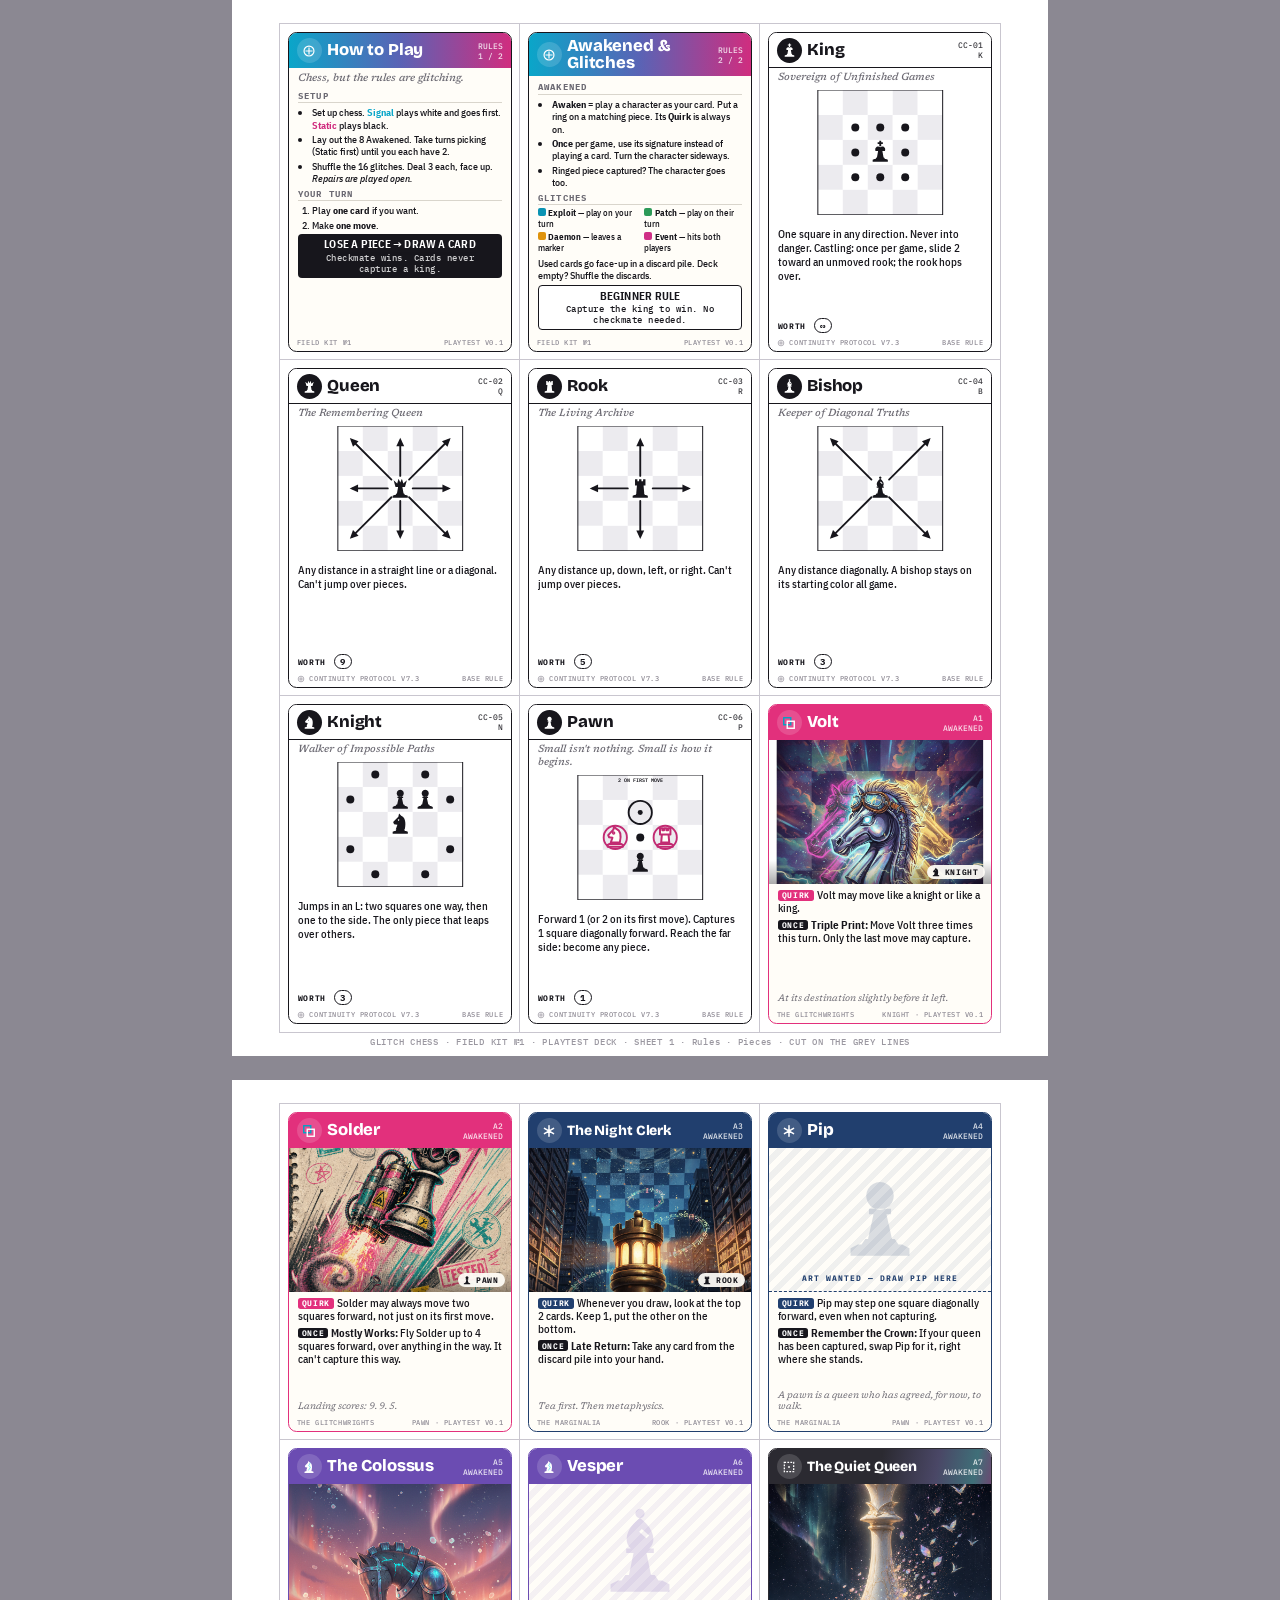
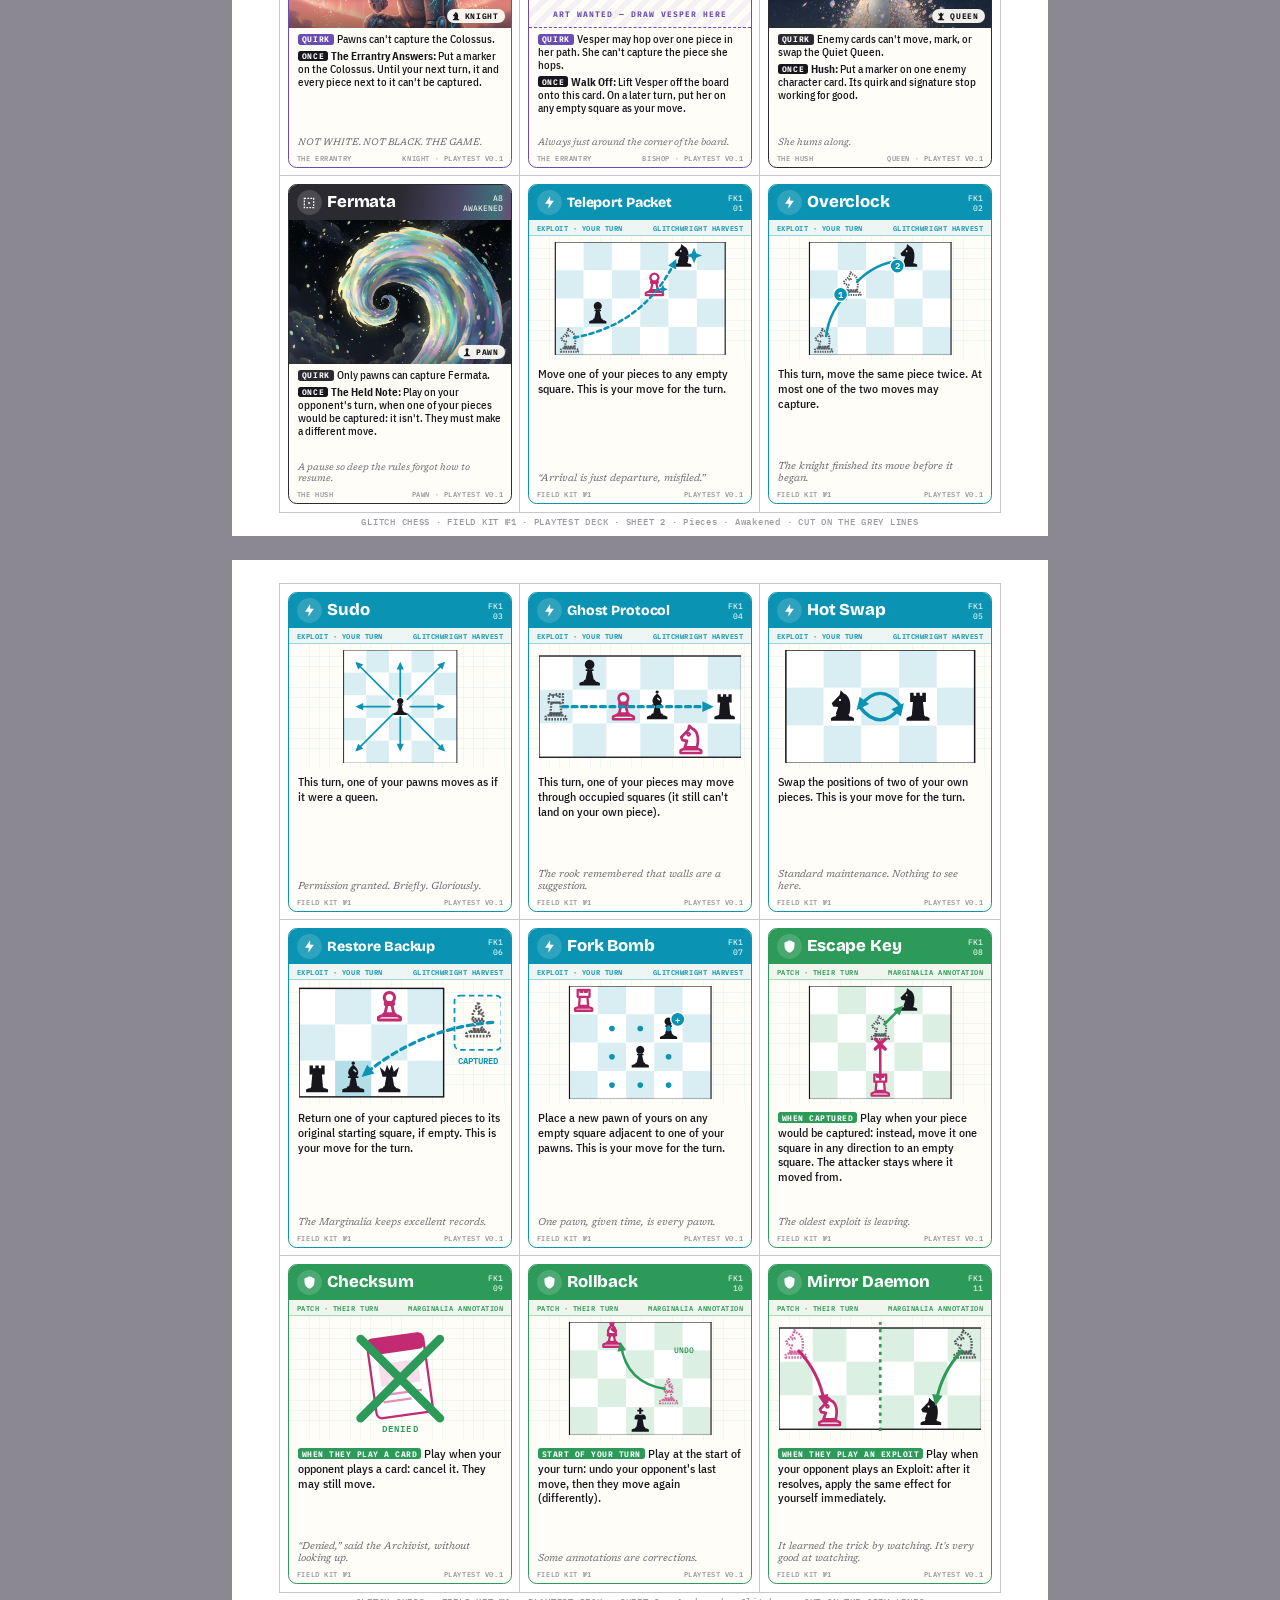
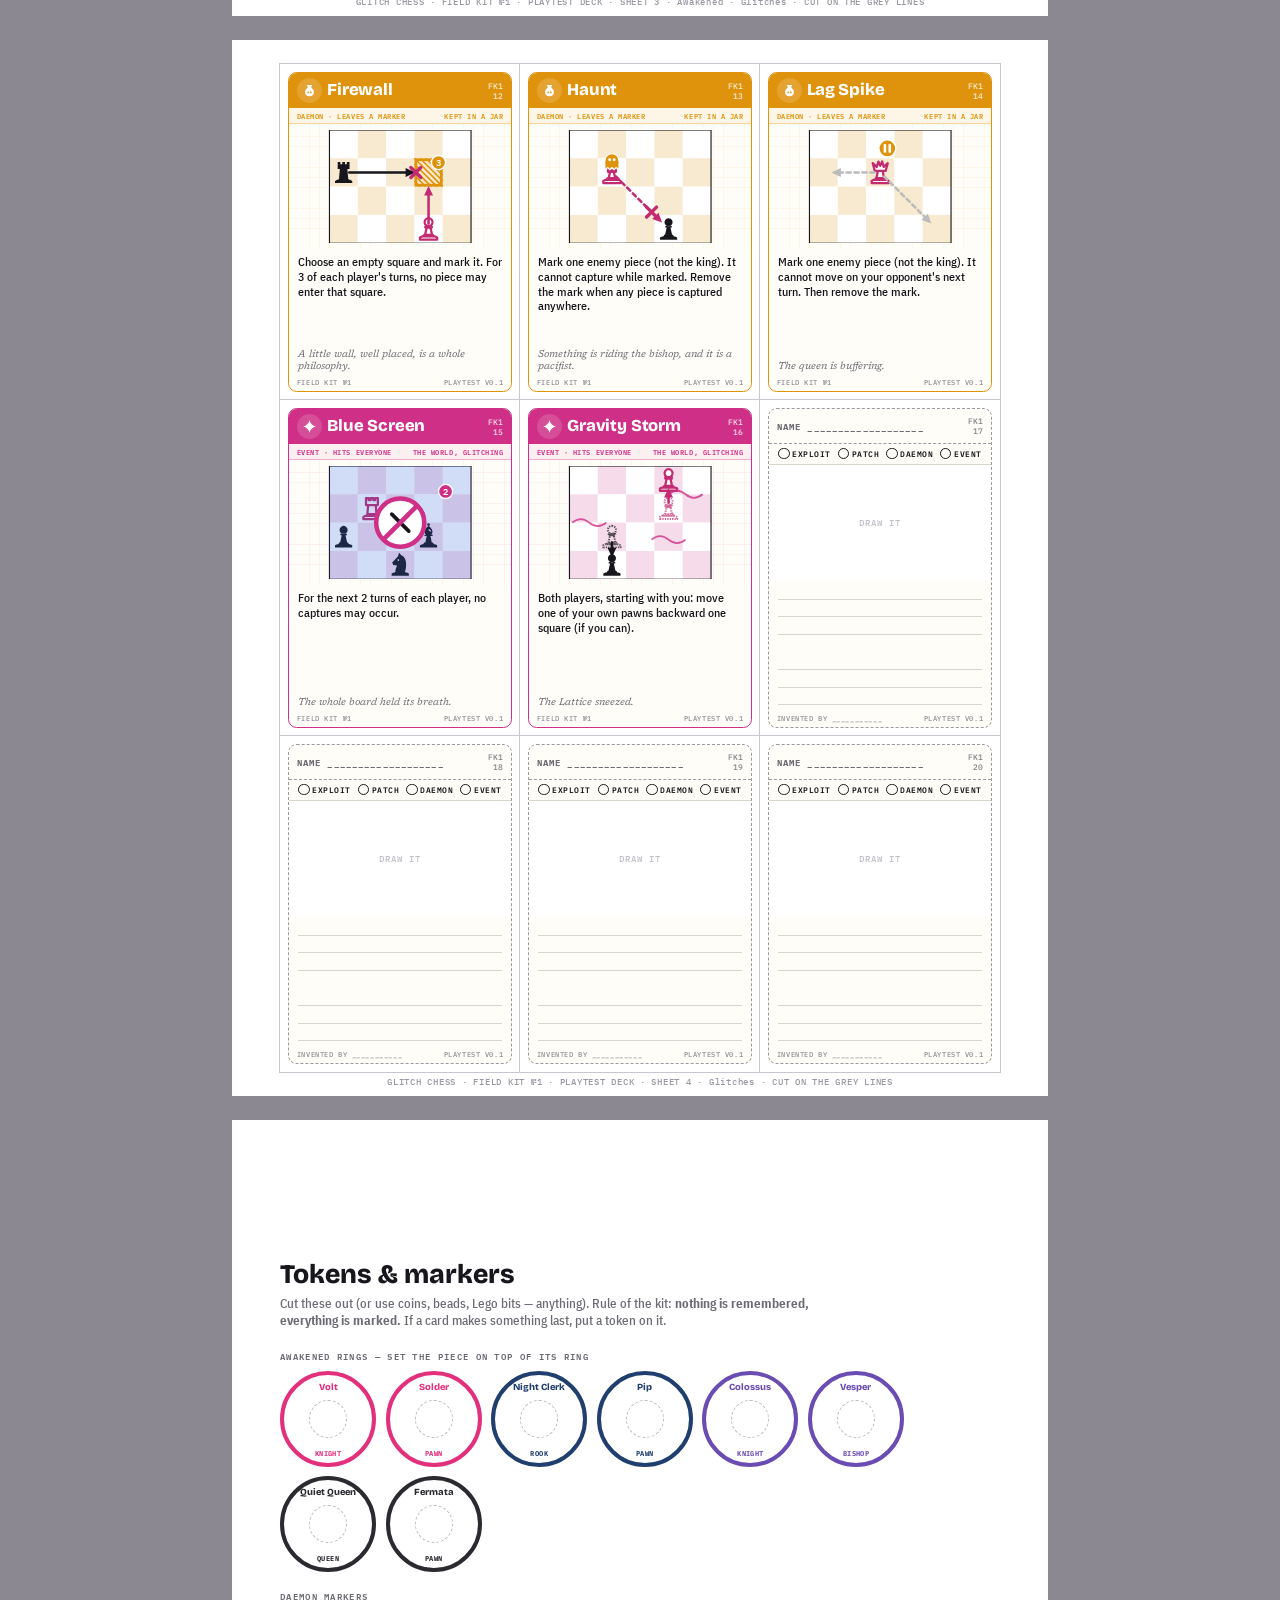
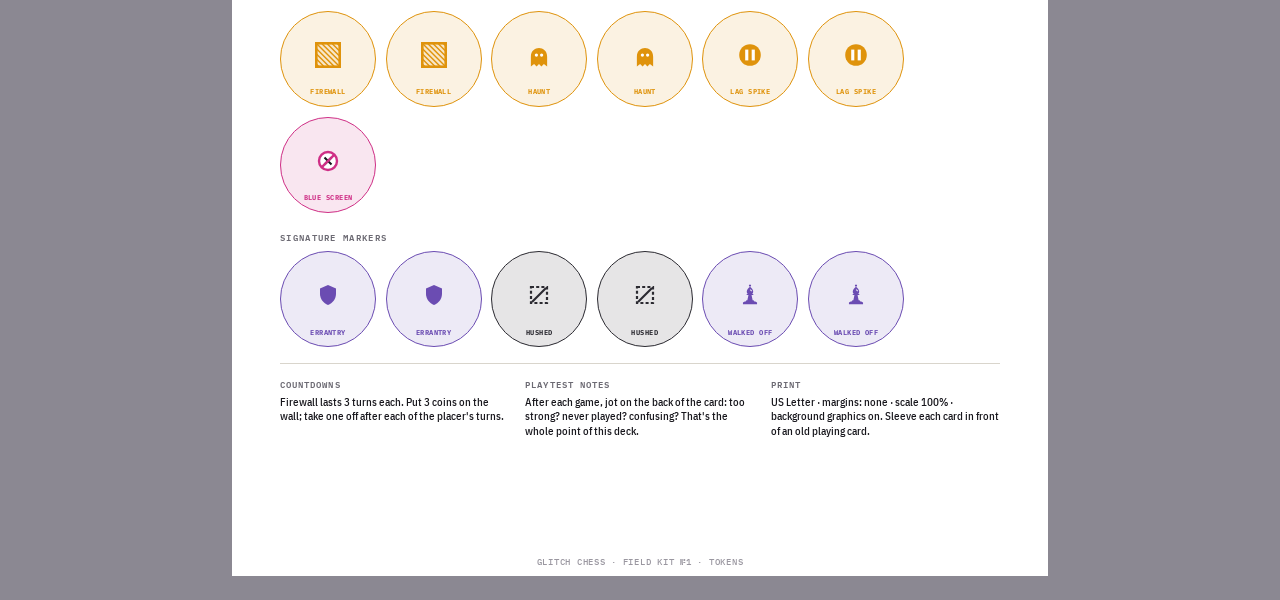
<file: print/playtest-deck-01.html>
<!DOCTYPE html>
<html lang="en">
<head>
<meta charset="utf-8">
<title>Field Kit №1 — Playtest Deck</title>
<link rel="preconnect" href="https://fonts.googleapis.com">
<link href="https://fonts.googleapis.com/css2?family=Bricolage+Grotesque:opsz,wght@12..96,500;12..96,700;12..96,800&family=IBM+Plex+Mono:wght@400;500;600&family=IBM+Plex+Sans+Condensed:ital,wght@0,400;0,500;0,600;0,700;1,400&family=Newsreader:ital,opsz,wght@1,6..72,400;1,6..72,500&display=swap" rel="stylesheet">
<!--
  Print: US Letter, portrait, margins "None", scale 100%, "Background graphics" ON.
  Cut along the grey lines (a paper trimmer makes this fast). Sleeve each card in front of an old playing card for stiffness.
  Data: prototype/cards.js (effects, Awakened, pieces). Rules-card text lives here.
-->
<script src="../prototype/cards.js"></script>
<script src="glyphs.js"></script>
<style>
  :root {
    --ink: #17161c; --paper: #fffdf8; --mute: #6c6a73; --line: #d9d5cc;
    --exploit: #0a93b3; --patch: #2c9a58; --daemon: #df930c; --event: #cf2f86;
    --signal: #0aa6c9; --static: #d02d7f;
    --Glitchwrights: #e2307c; --Marginalia: #213f6e; --Errantry: #6b4cb2; --Hush: #2b2a31;
    --council: #17161c;
  }
  * { box-sizing: border-box; margin: 0; padding: 0; }
  @page { size: letter; margin: 0; }
  html { -webkit-print-color-adjust: exact; print-color-adjust: exact; }
  body { background: #8b8892; font-family: "IBM Plex Sans Condensed", sans-serif; color: var(--ink); }
  .sheet {
    width: 8.5in; height: 11in; background: #fff; margin: 0 auto 24px; position: relative;
    display: grid; grid-template-columns: repeat(3, 2.5in); grid-template-rows: repeat(3, 3.5in);
    justify-content: center; align-content: center; page-break-after: always; break-after: page;
  }
  .sheet:last-child { page-break-after: auto; break-after: auto; }
  .sheet-label { position: absolute; bottom: .08in; left: 0; right: 0; text-align: center; font: 500 7pt "IBM Plex Mono", monospace; color: #9a97a0; letter-spacing: .08em; }
  @media print { body { background: none; } .sheet { margin: 0; } }

  /* ---------- card shell ---------- */
  .card { width: 2.5in; height: 3.5in; outline: .5pt solid #c9c6cf; position: relative; background: #fff; padding: .085in; overflow: hidden; }
  .face { position: relative; width: 100%; height: 100%; border-radius: .09in; background: var(--paper); overflow: hidden; display: flex; flex-direction: column; border: 1.2pt solid var(--c, var(--ink)); }
  .head { background: var(--c); color: #fff; padding: .05in .08in .045in; display: flex; align-items: center; gap: .055in; min-height: .36in; }
  .head .glyph { flex: none; display: grid; place-items: center; width: .26in; height: .26in; border-radius: 50%; background: #ffffff26; }
  .head h2 { font: 800 12.5pt/1 "Bricolage Grotesque", sans-serif; letter-spacing: -.01em; flex: 1; }
  .head h2.long { font-size: 10.5pt; }
  .head .num { font: 500 6pt "IBM Plex Mono", monospace; opacity: .85; text-align: right; line-height: 1.25; }
  .typeline { display: flex; justify-content: space-between; align-items: center; white-space: nowrap; padding: .03in .08in; font: 600 5.5pt "IBM Plex Mono", monospace; letter-spacing: .07em; text-transform: uppercase; color: var(--c); border-bottom: .6pt solid color-mix(in srgb, var(--c) 35%, transparent); background: color-mix(in srgb, var(--c) 7%, var(--paper)); }
  .window { height: 1.3in; flex: none; display: grid; place-items: center; padding: .06in .1in; background:
      repeating-linear-gradient(0deg, transparent 0 .1in, color-mix(in srgb, var(--c) 6%, transparent) .1in calc(.1in + .5pt)),
      repeating-linear-gradient(90deg, transparent 0 .1in, color-mix(in srgb, var(--c) 6%, transparent) .1in calc(.1in + .5pt)); }
  .window svg { max-height: 1.18in; }
  .body { flex: 1; padding: .065in .09in .02in; display: flex; flex-direction: column; gap: .045in; }
  .rules { font: 500 9pt/1.22 "IBM Plex Sans Condensed", sans-serif; }
  .rules b { font-weight: 700; }
  .flavor { font: italic 400 7.6pt/1.2 "Newsreader", serif; color: var(--mute); margin-top: auto; }
  .foot { display: flex; justify-content: space-between; align-items: center; padding: .03in .08in .04in; font: 500 5.4pt "IBM Plex Mono", monospace; letter-spacing: .08em; color: #8e8a94; text-transform: uppercase; }

  /* type palettes */
  .Exploit { --c: var(--exploit); } .Patch { --c: var(--patch); } .Daemon { --c: var(--daemon); } .Event { --c: var(--event); }
  .when { display: inline-block; font: 700 6.3pt "IBM Plex Mono", monospace; letter-spacing: .06em; text-transform: uppercase; background: var(--c); color: #fff; padding: .2pt 3pt; border-radius: 2pt; margin-right: 2pt; vertical-align: 1pt; }

  /* ---------- Awakened character cards ---------- */
  .char .face { border-width: 1.4pt; }
  .char .art { height: 1.5in; flex: none; background-size: cover; background-position: center 30%; position: relative; }
  .char .art::after { content: ""; position: absolute; inset: auto 0 0 0; height: .25in; background: linear-gradient(transparent, #00000055); }
  .char .art .piecechip { position: absolute; z-index: 1; right: .06in; bottom: .05in; display: flex; align-items: center; gap: 3pt; background: #fffdf8ee; color: var(--ink); padding: 1.5pt 5pt 1.5pt 3pt; border-radius: 20pt; font: 700 6pt "IBM Plex Mono", monospace; letter-spacing: .08em; text-transform: uppercase; }
  .char .wanted { height: 1.5in; flex: none; display: grid; place-items: center; text-align: center; color: var(--c); background: repeating-linear-gradient(-45deg, var(--paper) 0 6px, color-mix(in srgb, var(--c) 7%, var(--paper)) 6px 12px); border-bottom: .8pt dashed var(--c); position: relative; }
  .char .wanted .ghost { opacity: .16; }
  .char .wanted .note { position: absolute; bottom: .08in; left: 0; right: 0; font: 700 6.2pt "IBM Plex Mono", monospace; letter-spacing: .12em; }
  .char .body { gap: .04in; padding-top: .055in; }
  .ab { font: 500 8.1pt/1.2 "IBM Plex Sans Condensed", sans-serif; }
  .ab .k { display: inline-block; font: 700 5.9pt "IBM Plex Mono", monospace; letter-spacing: .08em; text-transform: uppercase; color: #fff; background: var(--c); padding: .3pt 3pt; border-radius: 2pt; margin-right: 2pt; vertical-align: .6pt; }
  .ab .k.sig { background: var(--ink); }
  .ab .sn { font-weight: 700; }
  .char .flavor { font-size: 7.1pt; }
  .Glitchwrights { --c: var(--Glitchwrights); } .Marginalia { --c: var(--Marginalia); } .Errantry { --c: var(--Errantry); } .Hush { --c: var(--Hush); }
  .Hush .head { background: linear-gradient(100deg, #2b2a31 50%, #4a4766 75%, #3f6f78 92%, #6b4a72); }

  /* ---------- piece suite (Continuity Council register: clean, ink-light) ---------- */
  .piece .face { --c: var(--council); border-width: 1pt; background: #fff; }
  .piece .head { background: #fff; color: var(--ink); border-bottom: 1.2pt solid var(--ink); }
  .piece .head .glyph { background: var(--ink); }
  .piece .tag { font: italic 500 7.8pt/1.2 "Newsreader", serif; color: var(--mute); padding: .04in .09in 0; }
  .piece .window { height: 1.42in; background: #fff; }
  .piece .window svg { max-height: 1.32in; }
  .piece .rules { font-size: 8.6pt; }
  .worth { font: 700 6pt "IBM Plex Mono", monospace; letter-spacing: .08em; }
  .worth span { display: inline-block; min-width: 13pt; text-align: center; border: 1pt solid var(--ink); border-radius: 10pt; padding: 0 3pt; margin-left: 2pt; font-size: 7pt; }

  /* ---------- rules cards ---------- */
  .rulescard .face { --c: var(--ink); border-width: 1.2pt; background: var(--paper); }
  .rulescard .head { background: linear-gradient(90deg, var(--signal), #5a63b5 50%, var(--static)); }
  .rulescard .body { gap: .035in; padding-top: .06in; }
  .rulescard h3 { font: 700 6.4pt "IBM Plex Mono", monospace; letter-spacing: .14em; text-transform: uppercase; color: var(--mute); border-bottom: .6pt solid var(--line); padding-bottom: 1pt; }
  .rulescard p, .rulescard li { font: 500 7.7pt/1.2 "IBM Plex Sans Condensed", sans-serif; }
  .rulescard ol, .rulescard ul { padding-left: 11pt; display: grid; gap: 1.5pt; }
  .callout { background: var(--ink); color: #fff; border-radius: 3pt; padding: 3pt 5pt; font: 700 8pt/1.15 "IBM Plex Sans Condensed", sans-serif; text-align: center; letter-spacing: .02em; }
  .callout small { display: block; font: 500 6.4pt "IBM Plex Mono", monospace; letter-spacing: .06em; opacity: .8; margin-top: 1pt; }
  .sig { color: var(--signal); font-weight: 700; } .sta { color: var(--static); font-weight: 700; }
  .typekey { display: grid; grid-template-columns: 1fr 1fr; gap: 2pt 6pt; }
  .typekey div { font: 500 6.9pt/1.15 "IBM Plex Sans Condensed", sans-serif; }
  .typekey b { display: inline-block; width: 6pt; height: 6pt; border-radius: 1.5pt; margin-right: 2pt; vertical-align: 0; }

  /* ---------- blank cards ---------- */
  .blank .face { --c: #9b97a3; border-style: dashed; }
  .blank .head { background: none; color: var(--mute); border-bottom: .8pt dashed var(--c); }
  .blank .head h2 { font: 700 7pt "IBM Plex Mono", monospace; letter-spacing: .12em; }
  .blank .typepick { display: flex; justify-content: space-around; padding: .04in .06in; font: 600 6pt "IBM Plex Mono", monospace; letter-spacing: .06em; text-transform: uppercase; border-bottom: .6pt solid var(--line); }
  .blank .typepick span::before { content: ""; display: inline-block; width: 7pt; height: 7pt; border: 1pt solid currentColor; border-radius: 50%; margin-right: 2pt; vertical-align: -1.5pt; }
  .blank .window { height: 1.2in; background: #fff; color: #c2bec9; font: 500 6.5pt "IBM Plex Mono", monospace; letter-spacing: .1em; }
  .blank .lines { flex: 1; margin: .02in .09in .06in; background: repeating-linear-gradient(transparent 0 .175in, var(--line) .175in calc(.175in + .6pt)); }

  /* ---------- tokens ---------- */
  .sheet.tokens { display: block; padding: .45in .5in; }
  .tokens h1 { font: 800 20pt "Bricolage Grotesque", sans-serif; }
  .tokens .lede { font: 500 9.5pt/1.35 "IBM Plex Sans Condensed", sans-serif; color: var(--mute); max-width: 6in; margin: 4pt 0 14pt; }
  .tokgroup { margin-bottom: 12pt; }
  .tokgroup h4 { font: 600 7pt "IBM Plex Mono", monospace; letter-spacing: .14em; text-transform: uppercase; color: var(--mute); margin-bottom: 5pt; }
  .tokrow { display: flex; flex-wrap: wrap; gap: .1in; }
  .tok { width: 1in; height: 1in; border-radius: 50%; display: grid; place-items: center; text-align: center; border: 1.4pt solid var(--c); background: color-mix(in srgb, var(--c) 12%, #fff); color: var(--c); position: relative; }
  .tok .t { font: 700 5.6pt "IBM Plex Mono", monospace; letter-spacing: .06em; text-transform: uppercase; position: absolute; bottom: .1in; left: 0; right: 0; }
  .tok svg { margin-top: -.08in; }
  .tok.ringtok { background: #fff; border-width: 3pt; }
  .tok.ringtok::after { content: ""; position: absolute; inset: .26in; border-radius: 50%; border: .6pt dashed #bbb; }
  .tok.ringtok .t { bottom: .055in; font-size: 5pt; }
  .tok.ringtok .name { font: 800 7pt "Bricolage Grotesque", sans-serif; position: absolute; top: .06in; left: 0; right: 0; color: var(--c); }
  .howto { margin-top: 10pt; border-top: .8pt solid var(--line); padding-top: 9pt; display: grid; grid-template-columns: repeat(3, 1fr); gap: 12pt; }
  .howto div { font: 500 8.3pt/1.3 "IBM Plex Sans Condensed", sans-serif; }
  .howto b { display: block; font: 600 6.6pt "IBM Plex Mono", monospace; letter-spacing: .12em; text-transform: uppercase; color: var(--mute); margin-bottom: 2pt; }
</style>
</head>
<body>
<div id="root"></div>
<script>
(function () {
  const { piece, pieceSVG, sigil, board, ENEMY } = window.GG;
  const E = window.GLITCH_CARDS, A = window.GLITCH_AWAKENED, P = window.GLITCH_PIECES;
  const TYPE_ICON = {
    Exploit: `<svg viewBox="0 0 24 24" width="15" height="15"><path d="M13 2 L5 14 L11 14 L10 22 L19 9 L13 9 Z" fill="#fff"/></svg>`,
    Patch: `<svg viewBox="0 0 24 24" width="15" height="15"><path d="M12 2 L20 5.5 V11 C20 16 16.5 20 12 22 C7.5 20 4 16 4 11 V5.5 Z" fill="#fff"/></svg>`,
    Daemon: `<svg viewBox="0 0 24 24" width="15" height="15"><path d="M8 3 H16 V5 H15 V8 C18 9.5 19 12 19 15 C19 19 16 21 12 21 C8 21 5 19 5 15 C5 12 6 9.5 9 8 V5 H8 Z" fill="#fff"/><circle cx="10" cy="15" r="1.4" fill="#df930c"/><circle cx="14" cy="15" r="1.4" fill="#df930c"/></svg>`,
    Event: `<svg viewBox="0 0 24 24" width="15" height="15"><path d="M12 2 C13 7 17 11 22 12 C17 13 13 17 12 22 C11 17 7 13 2 12 C7 11 11 7 12 2 Z" fill="#fff"/></svg>`,
  };
  const TYPE_NOTE = { Exploit: "Exploit · your turn", Patch: "Patch · their turn", Daemon: "Daemon · leaves a marker", Event: "Event · hits everyone" };
  const WHEN = { 8: "When captured", 9: "When they play a card", 10: "Start of your turn", 11: "When they play an Exploit" };
  const c = (v) => getComputedStyle(document.documentElement).getPropertyValue(v).trim();
  const T = { Exploit: c("--exploit"), Patch: c("--patch"), Daemon: c("--daemon"), Event: c("--event") };
  const tint = (t) => ({ Exploit: "#d9eef3", Patch: "#dcefe3", Daemon: "#f8ead0", Event: "#f6dceb" })[t];

  // One diagram per effect. (col,row): row 0 = opponent's side, bottom row = yours.
  const D = {
    1: (k) => board({ cols: 6, rows: 4, tint: tint("Exploit"), accent: k }).piece(1, 2, "pawn").piece(3, 1, "pawn", "enemy").piece(0, 3, "knight", "you", true)
          .piece(4, 0, "knight").arrow(0, 3, 4, 0, { dash: true, bend: 22 }).raw(`<g fill="${k}"><path d="M98 4l1.6 4 4 1.6-4 1.6-1.6 4-1.6-4-4-1.6 4-1.6z"/><path d="M76 30l1 2.4 2.4 1-2.4 1-1 2.4-1-2.4-2.4-1 2.4-1z"/></g>`).svg(),
    2: (k) => board({ cols: 5, rows: 4, tint: tint("Exploit"), accent: k }).piece(0, 3, "knight", "you", true).piece(1, 1, "knight", "you", true).piece(3, 0, "knight")
          .arrow(0, 3, 1, 1, { bend: -6 }).arrow(1, 1, 3, 0, { bend: -6 }).badge(1, 1, "1", k, -8, 7).badge(3, 0, "2", k, -8, 7).svg(),
    3: (k) => { const b = board({ cols: 5, rows: 5, tint: tint("Exploit"), accent: k });
          [[0,-1],[1,-1],[1,0],[1,1],[0,1],[-1,1],[-1,0],[-1,-1]].forEach(([dx, dy]) => { const n = 2; b.arrow(2, 2, 2 + dx * n, 2 + dy * n, { shorten: 3, startShorten: 9, w: 1.5 }); });
          b.piece(2, 2, "pawn"); return b.svg(); },
    4: (k) => board({ cols: 6, rows: 3, tint: tint("Exploit"), accent: k }).piece(0, 1, "rook", "you", true).piece(2, 1, "pawn", "enemy").piece(3, 1, "bishop").piece(5, 1, "rook")
          .arrow(0, 1, 5, 1, { dash: true, shorten: 9 }).piece(1, 0, "pawn").piece(4, 2, "knight", "enemy").svg(),
    5: (k) => board({ cols: 5, rows: 3, tint: tint("Exploit"), accent: k }).piece(1, 1, "knight").piece(3, 1, "rook").arrow(1, 1, 3, 1, { bend: 14, shorten: 9, startShorten: 9 }).arrow(3, 1, 1, 1, { bend: 14, shorten: 9, startShorten: 9 }).svg(),
    6: (k) => board({ cols: 4, rows: 3, tint: tint("Exploit"), accent: k, extraRight: 1.6 }).fill(1, 2, k, .18).piece(1, 2, "bishop").piece(0, 2, "rook").piece(2, 2, "queen").piece(2, 0, "pawn", "enemy")
          .raw(`<rect x="86" y="4" width="26" height="30" rx="3" fill="none" stroke="${k}" stroke-dasharray="3 2"/><text x="99" y="42" text-anchor="middle" font-family="IBM Plex Mono" font-size="5.2" fill="${k}" font-weight="600">CAPTURED</text>`)
          .raw(piece("bishop", { x: 89, y: 8, size: 20, ghost: true })).arrow(4.95, 0.4, 1, 2, { dash: true, bend: 12, startShorten: 2 }).svg(),
    7: (k) => { const b = board({ cols: 5, rows: 4, tint: tint("Exploit"), accent: k });
          [[1,1],[2,1],[3,1],[1,2],[3,2],[1,3],[2,3],[3,3]].forEach(([x, y]) => b.dot(x, y, k, 2));
          return b.piece(2, 2, "pawn").piece(3, 1, "pawn").badge(3, 1, "+", k).piece(0, 0, "rook", "enemy").svg(); },
    8: (k) => board({ cols: 5, rows: 4, tint: tint("Patch"), accent: k }).piece(2, 1, "knight", "you", true).piece(3, 0, "knight").piece(2, 3, "rook", "enemy")
          .arrow(2, 3, 2, 1, { color: ENEMY, shorten: 10 }).x(2, 1.55, ENEMY, 3.5).arrow(2, 1, 3, 0, { shorten: 8 }).svg(),
    9: (k) => `<svg viewBox="0 0 120 80" width="100%" height="100%"><g transform="rotate(-8 60 40)"><rect x="40" y="10" width="40" height="56" rx="4" fill="#fff" stroke="${ENEMY}" stroke-width="1.6"/><rect x="40" y="10" width="40" height="11" rx="4" fill="${ENEMY}"/><rect x="46" y="28" width="28" height="16" fill="${ENEMY}" opacity=".15"/><path d="M46 50h28M46 55h20" stroke="${ENEMY}" stroke-width="1.6" opacity=".5"/></g><path d="M32 12 L88 68 M88 12 L32 68" stroke="${k}" stroke-width="6" stroke-linecap="round"/><text x="60" y="78" text-anchor="middle" font-family="IBM Plex Mono" font-weight="600" font-size="6.5" fill="${k}" letter-spacing=".8">DENIED</text></svg>`,
    10: (k) => board({ cols: 5, rows: 4, tint: tint("Patch"), accent: k }).piece(3, 2, "bishop", "enemy", true).piece(1, 0, "bishop", "enemy").piece(2, 3, "king")
          .arrow(3, 2, 1, 0, { bend: -16, shorten: 9 }).raw(`<text x="74" y="22" font-family="IBM Plex Mono" font-weight="600" font-size="6" fill="${k}">UNDO</text>`).svg(),
    11: (k) => board({ cols: 6, rows: 3, tint: tint("Patch"), accent: k }).piece(0, 0, "knight", "enemy", true).piece(1, 2, "knight", "enemy").arrow(0, 0, 1, 2, { color: ENEMY, bend: -5 })
          .piece(5, 0, "knight", "you", true).piece(4, 2, "knight").arrow(5, 0, 4, 2, { bend: 5 })
          .raw(`<line x1="60" y1="-4" x2="60" y2="64" stroke="${k}" stroke-width="1.6" stroke-dasharray="2 2.5"/>`).svg(),
    12: (k) => board({ cols: 5, rows: 4, tint: tint("Daemon"), accent: k }).wall(3, 1, k).piece(0, 1, "rook").arrow(0, 1, 3, 1, { shorten: 12, color: "#17161c" }).x(2.55, 1, ENEMY, 3.5)
          .piece(3, 3, "pawn", "enemy").arrow(3, 3, 3, 1, { color: ENEMY, shorten: 12 }).badge(3, 1, "3", k, 7, -7).svg(),
    13: (k) => board({ cols: 5, rows: 4, tint: tint("Daemon"), accent: k }).piece(1, 1, "bishop", "enemy").piece(3, 3, "pawn").arrow(1, 1, 3, 3, { color: ENEMY, dash: true, shorten: 9 }).x(2.4, 2.4, ENEMY, 3.5)
          .raw(`<g transform="translate(25 13)"><path d="M0 9 C0 2 10 2 10 9 V15 L8 13.5 L6.5 15 L5 13.5 L3.5 15 L2 13.5 L0 15 Z" fill="${k}" stroke="#fff" stroke-width=".8"/><circle cx="3.4" cy="8" r="1" fill="#fff"/><circle cx="6.6" cy="8" r="1" fill="#fff"/></g>`).svg(),
    14: (k) => board({ cols: 5, rows: 4, tint: tint("Daemon"), accent: k }).piece(2, 1, "queen", "enemy").arrow(2, 1, 4, 3, { color: "#bbb", dash: true, shorten: 8 }).arrow(2, 1, 0, 1, { color: "#bbb", dash: true, shorten: 8 })
          .raw(`<g transform="translate(55 13)"><circle r="6" fill="${k}" stroke="#fff" stroke-width="1"/><rect x="-2.6" y="-3" width="1.8" height="6" fill="#fff"/><rect x=".8" y="-3" width="1.8" height="6" fill="#fff"/></g>`).svg(),
    15: (k) => board({ cols: 5, rows: 4, tint: tint("Event"), accent: k }).piece(1, 1, "rook", "enemy").piece(3, 2, "bishop").piece(2, 3, "knight").piece(0, 2, "pawn")
          .raw(`<rect x="0" y="0" width="100" height="80" fill="#2f63d6" opacity=".22"/><g transform="translate(50 40)"><circle r="17" fill="#fff" stroke="${k}" stroke-width="3.2"/><path d="M-6 -6 L6 6 M6 -6 L-6 6" stroke="#17161c" stroke-width="2.6" stroke-linecap="round"/><path d="M-12 12 L12 -12" stroke="${k}" stroke-width="3.2"/></g>`).badge(3.6, 0.4, "2", k, 0, 0).svg(),
    16: (k) => board({ cols: 5, rows: 4, tint: tint("Event"), accent: k }).piece(1, 2, "pawn", "you", true).piece(1, 3, "pawn").arrow(1, 2, 1, 3, { shorten: 8, color: "#17161c" })
          .piece(3, 1, "pawn", "enemy", true).piece(3, 0, "pawn", "enemy").arrow(3, 1, 3, 0, { shorten: 8, color: ENEMY })
          .raw(`<g fill="none" stroke="${k}" stroke-width="1.3" opacity=".8"><path d="M2 40 q6 -5 12 0 t12 0"/><path d="M58 52 q6 -5 12 0 t12 0"/><path d="M70 20 q6 -5 12 0 t12 0"/></g>`).svg(),
  };

  const LORE_SOURCE = { Exploit: "Glitchwright harvest", Patch: "Marginalia annotation", Daemon: "kept in a jar", Event: "the world, glitching" };

  function effectCard(card) {
    const k = T[card.type];
    const long = card.name.length > 13 ? "long" : "";
    const when = WHEN[card.id] ? `<span class="when">${WHEN[card.id]}</span>` : "";
    return `<div class="card ${card.type}"><div class="face">
      <div class="head"><span class="glyph">${TYPE_ICON[card.type]}</span><h2 class="${long}">${card.name}</h2><span class="num">FK1<br>${String(card.id).padStart(2, "0")}</span></div>
      <div class="typeline"><span>${TYPE_NOTE[card.type]}</span><span>${LORE_SOURCE[card.type]}</span></div>
      <div class="window">${D[card.id](k)}</div>
      <div class="body"><p class="rules">${when}${card.text}</p><p class="flavor">${card.flavor}</p></div>
      <div class="foot"><span>Field Kit №1</span><span>Playtest v0.1</span></div>
    </div></div>`;
  }

  function charCard(a) {
    const art = a.art
      ? `<div class="art" style="background-image:url('../${a.art}')"><span class="piecechip">${pieceSVG(a.piece, 10)}${a.piece}</span></div>`
      : `<div class="wanted"><div class="ghost">${pieceSVG(a.piece, 92, "currentColor")}</div><div class="note">ART WANTED — DRAW ${a.name.toUpperCase()} HERE</div></div>`;
    return `<div class="card char ${a.faction}"><div class="face">
      <div class="head"><span class="glyph">${sigil(a.faction, 14, "#fff")}</span><h2 class="${a.name.length > 12 ? "long" : ""}">${a.name}</h2><span class="num">${a.id}<br>AWAKENED</span></div>
      ${art}
      <div class="body">
        <p class="ab"><span class="k">Quirk</span>${a.quirk}</p>
        <p class="ab"><span class="k sig">Once</span><span class="sn">${a.signatureName}:</span> ${a.signature}</p>
        <p class="flavor">${a.flavor}</p>
      </div>
      <div class="foot"><span>The ${a.faction}</span><span>${a.piece} · Playtest v0.1</span></div>
    </div></div>`;
  }

  // Movement diagrams for the six piece cards.
  const PD = {
    king: () => { const b = board({ cols: 5, rows: 5, tint: "#ecebef", accent: "#17161c" }); for (let x = 1; x <= 3; x++) for (let y = 1; y <= 3; y++) if (x !== 2 || y !== 2) b.dot(x, y); return b.piece(2, 2, "king").svg(); },
    queen: () => { const b = board({ cols: 5, rows: 5, tint: "#ecebef", accent: "#17161c" }); [[0,-1],[1,-1],[1,0],[1,1],[0,1],[-1,1],[-1,0],[-1,-1]].forEach(([dx, dy]) => b.arrow(2, 2, 2 + dx * 2, 2 + dy * 2, { shorten: 2, startShorten: 10, w: 1.5 })); return b.piece(2, 2, "queen").svg(); },
    rook: () => { const b = board({ cols: 5, rows: 5, tint: "#ecebef", accent: "#17161c" }); [[0,-1],[1,0],[0,1],[-1,0]].forEach(([dx, dy]) => b.arrow(2, 2, 2 + dx * 2, 2 + dy * 2, { shorten: 2, startShorten: 10, w: 1.5 })); return b.piece(2, 2, "rook").svg(); },
    bishop: () => { const b = board({ cols: 5, rows: 5, tint: "#ecebef", accent: "#17161c" }); [[1,-1],[1,1],[-1,1],[-1,-1]].forEach(([dx, dy]) => b.arrow(2, 2, 2 + dx * 2, 2 + dy * 2, { shorten: 2, startShorten: 10, w: 1.5 })); return b.piece(2, 2, "bishop").svg(); },
    knight: () => { const b = board({ cols: 5, rows: 5, tint: "#ecebef", accent: "#17161c" }); [[1,0],[3,0],[0,1],[4,1],[0,3],[4,3],[1,4],[3,4]].forEach(([x, y]) => b.dot(x, y)); b.piece(2, 1, "pawn").piece(3, 1, "pawn"); return b.piece(2, 2, "knight").svg(); },
    pawn: () => board({ cols: 5, rows: 5, tint: "#ecebef", accent: "#17161c" }).dot(2, 2).dot(2, 1, "#17161c", 2).ring(2, 1, "#17161c").piece(1, 2, "knight", "enemy").piece(3, 2, "rook", "enemy").ring(1, 2, ENEMY).ring(3, 2, ENEMY).piece(2, 3, "pawn")
            .raw(`<text x="50" y="5.5" text-anchor="middle" font-family="IBM Plex Mono" font-size="4.4" fill="#17161c" font-weight="600">2 ON FIRST MOVE</text>`).svg(),
  };
  function pieceCard(p) {
    return `<div class="card piece"><div class="face">
      <div class="head"><span class="glyph">${pieceSVG(p.piece, 15, "#fff")}</span><h2>${p.name}</h2><span class="num">CC-0${"KQRBNP".indexOf(p.id) + 1}<br>${p.id}</span></div>
      <p class="tag">${p.tagline}</p>
      <div class="window">${PD[p.piece]()}</div>
      <div class="body"><p class="rules">${p.text}</p><p class="worth" style="margin-top:auto">WORTH <span>${p.worth}</span></p></div>
      <div class="foot"><span>${sigil("Council", 8)} Continuity Protocol v7.3</span><span>Base rule</span></div>
    </div></div>`;
  }

  const TYPE_KEY = `<div class="typekey">
      <div><b style="background:var(--exploit)"></b><strong>Exploit</strong> — play on your turn</div>
      <div><b style="background:var(--patch)"></b><strong>Patch</strong> — play on their turn</div>
      <div><b style="background:var(--daemon)"></b><strong>Daemon</strong> — leaves a marker</div>
      <div><b style="background:var(--event)"></b><strong>Event</strong> — hits both players</div></div>`;
  const RULES = [
    `<div class="card rulescard"><div class="face">
      <div class="head"><span class="glyph">${sigil("Council", 14, "#fff")}</span><h2>How to Play</h2><span class="num">RULES<br>1 / 2</span></div>
      <div class="body">
        <p style="font:italic 500 8pt/1.2 Newsreader,serif;color:var(--mute)">Chess, but the rules are glitching.</p>
        <h3>Setup</h3>
        <ul><li>Set up chess. <span class="sig">Signal</span> plays white and goes first. <span class="sta">Static</span> plays black.</li>
        <li>Lay out the 8 Awakened. Take turns picking (Static first) until you each have 2.</li>
        <li>Shuffle the 16 glitches. Deal 3 each, face up. <i>Repairs are played open.</i></li></ul>
        <h3>Your turn</h3>
        <ol><li>Play <b>one card</b> if you want.</li><li>Make <b>one move</b>.</li></ol>
        <div class="callout">LOSE A PIECE → DRAW A CARD<small>Checkmate wins. Cards never capture a king.</small></div>
      </div>
      <div class="foot"><span>Field Kit №1</span><span>Playtest v0.1</span></div></div></div>`,
    `<div class="card rulescard"><div class="face">
      <div class="head"><span class="glyph">${sigil("Council", 14, "#fff")}</span><h2>Awakened &amp; Glitches</h2><span class="num">RULES<br>2 / 2</span></div>
      <div class="body">
        <h3>Awakened</h3>
        <ul><li><b>Awaken</b> = play a character as your card. Put a ring on a matching piece. Its <b>Quirk</b> is always on.</li>
        <li><b>Once</b> per game, use its signature instead of playing a card. Turn the character sideways.</li>
        <li>Ringed piece captured? The character goes too.</li></ul>
        <h3>Glitches</h3>
        ${TYPE_KEY}
        <p>Used cards go face-up in a discard pile. Deck empty? Shuffle the discards.</p>
        <div class="callout" style="background:#fff;color:var(--ink);border:1pt solid var(--ink)">BEGINNER RULE<small style="opacity:1">Capture the king to win. No checkmate needed.</small></div>
      </div>
      <div class="foot"><span>Field Kit №1</span><span>Playtest v0.1</span></div></div></div>`,
  ];

  const blank = (n) => `<div class="card blank"><div class="face">
      <div class="head"><h2>NAME ___________________</h2><span class="num">FK1<br>${n}</span></div>
      <div class="typepick"><span>Exploit</span><span>Patch</span><span>Daemon</span><span>Event</span></div>
      <div class="window">DRAW IT</div>
      <div class="lines"></div>
      <div class="foot"><span>Invented by ___________</span><span>Playtest v0.1</span></div></div></div>`;

  const cards = [
    ...RULES,
    ...P.map(pieceCard),
    ...A.map(charCard),
    ...E.map(effectCard),
    blank("17"), blank("18"), blank("19"), blank("20"),
  ];

  const labels = ["Rules · Pieces", "Pieces · Awakened", "Awakened · Glitches", "Glitches", "Glitches · Blank cards"];
  let html = "";
  for (let i = 0; i < cards.length; i += 9) {
    const n = i / 9;
    html += `<section class="sheet">${cards.slice(i, i + 9).join("")}<div class="sheet-label">GLITCH CHESS · FIELD KIT №1 · PLAYTEST DECK · SHEET ${n + 1} · ${labels[n] || ""} · CUT ON THE GREY LINES</div></section>`;
  }

  // Token sheet
  const tok = (color, icon, label) => `<div class="tok" style="--c:${color}">${icon}<span class="t">${label}</span></div>`;
  const wallIcon = `<svg viewBox="0 0 20 20" width="26" height="26">${board({ cols: 1, rows: 1 }).wall(0, 0, "#df930c").svg().replace(/^<svg[^>]*>|<\/svg>$/g, "")}</svg>`;
  const ghostIcon = `<svg viewBox="0 0 10 16" width="18" height="26"><path d="M0 9 C0 2 10 2 10 9 V15 L8 13.5 L6.5 15 L5 13.5 L3.5 15 L2 13.5 L0 15 Z" fill="#df930c"/><circle cx="3.4" cy="8" r="1" fill="#fff"/><circle cx="6.6" cy="8" r="1" fill="#fff"/></svg>`;
  const pauseIcon = `<svg viewBox="0 0 20 20" width="24" height="24"><circle cx="10" cy="10" r="9" fill="#df930c"/><rect x="6" y="5.5" width="2.6" height="9" fill="#fff"/><rect x="11.4" y="5.5" width="2.6" height="9" fill="#fff"/></svg>`;
  const shieldIcon = `<svg viewBox="0 0 24 24" width="24" height="24"><path d="M12 2 L20 5.5 V11 C20 16 16.5 20 12 22 C7.5 20 4 16 4 11 V5.5 Z" fill="#6b4cb2"/></svg>`;
  const nullIcon = `<svg viewBox="0 0 24 24" width="24" height="24">${'<rect x="4" y="4" width="16" height="16" fill="none" stroke="#2b2a31" stroke-width="2.2" stroke-dasharray="3 2.2"/><path d="M5 19 L19 5" stroke="#2b2a31" stroke-width="2.2"/>'}</svg>`;
  const noCap = `<svg viewBox="0 0 24 24" width="24" height="24"><circle cx="12" cy="12" r="9" fill="#fff" stroke="#cf2f86" stroke-width="2.4"/><path d="M8.5 8.5 L15.5 15.5 M15.5 8.5 L8.5 15.5" stroke="#17161c" stroke-width="2"/><path d="M5.6 18.4 L18.4 5.6" stroke="#cf2f86" stroke-width="2.4"/></svg>`;
  const rep = (n, s) => Array(n).fill(s).join("");
  const facCol = { Glitchwrights: "var(--Glitchwrights)", Marginalia: "var(--Marginalia)", Errantry: "var(--Errantry)", Hush: "var(--Hush)" };
  const rings = A.map((a) => `<div class="tok ringtok" style="--c:${facCol[a.faction]}"><span class="name">${a.name.replace("The ", "")}</span><span class="t">${a.piece}</span></div>`).join("");
  html += `<section class="sheet tokens">
    <h1>Tokens &amp; markers</h1>
    <p class="lede">Cut these out (or use coins, beads, Lego bits — anything). Rule of the kit: <b>nothing is remembered, everything is marked.</b> If a card makes something last, put a token on it.</p>
    <div class="tokgroup"><h4>Awakened rings — set the piece on top of its ring</h4><div class="tokrow">${rings}</div></div>
    <div class="tokgroup"><h4>Daemon markers</h4><div class="tokrow">${rep(2, tok("#df930c", wallIcon, "Firewall"))}${rep(2, tok("#df930c", ghostIcon, "Haunt"))}${rep(2, tok("#df930c", pauseIcon, "Lag Spike"))}${tok("#cf2f86", noCap, "Blue Screen")}</div></div>
    <div class="tokgroup"><h4>Signature markers</h4><div class="tokrow">${rep(2, tok("#6b4cb2", shieldIcon, "Errantry"))}${rep(2, tok("#2b2a31", nullIcon, "Hushed"))}${rep(2, tok("#6b4cb2", pieceSVG("bishop", 22, "#6b4cb2"), "Walked off"))}</div></div>
    <div class="howto">
      <div><b>Countdowns</b>Firewall lasts 3 turns each. Put 3 coins on the wall; take one off after each of the placer's turns.</div>
      <div><b>Playtest notes</b>After each game, jot on the back of the card: too strong? never played? confusing? That's the whole point of this deck.</div>
      <div><b>Print</b>US Letter · margins: none · scale 100% · background graphics on. Sleeve each card in front of an old playing card.</div>
    </div>
    <div class="sheet-label">GLITCH CHESS · FIELD KIT №1 · TOKENS</div>
  </section>`;

  document.getElementById("root").innerHTML = html;
})();
</script>
</body>
</html>
</file>
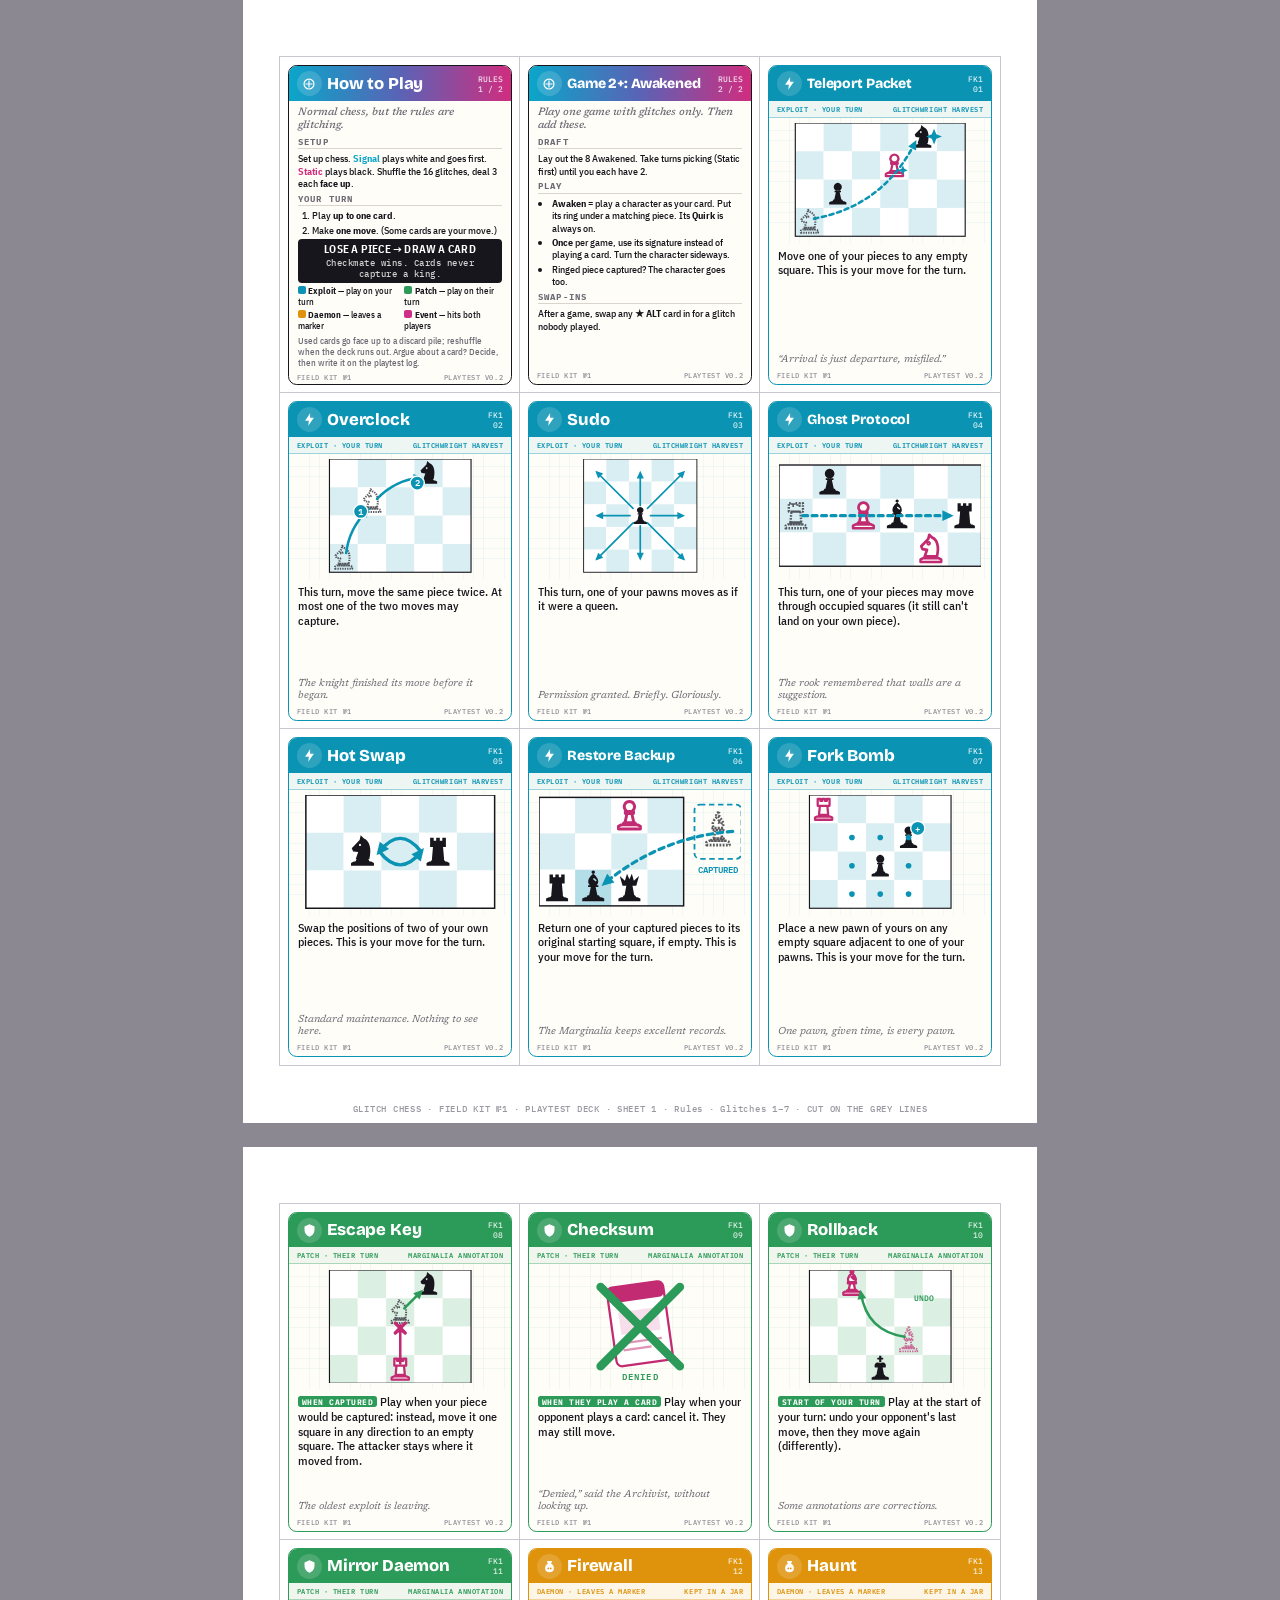
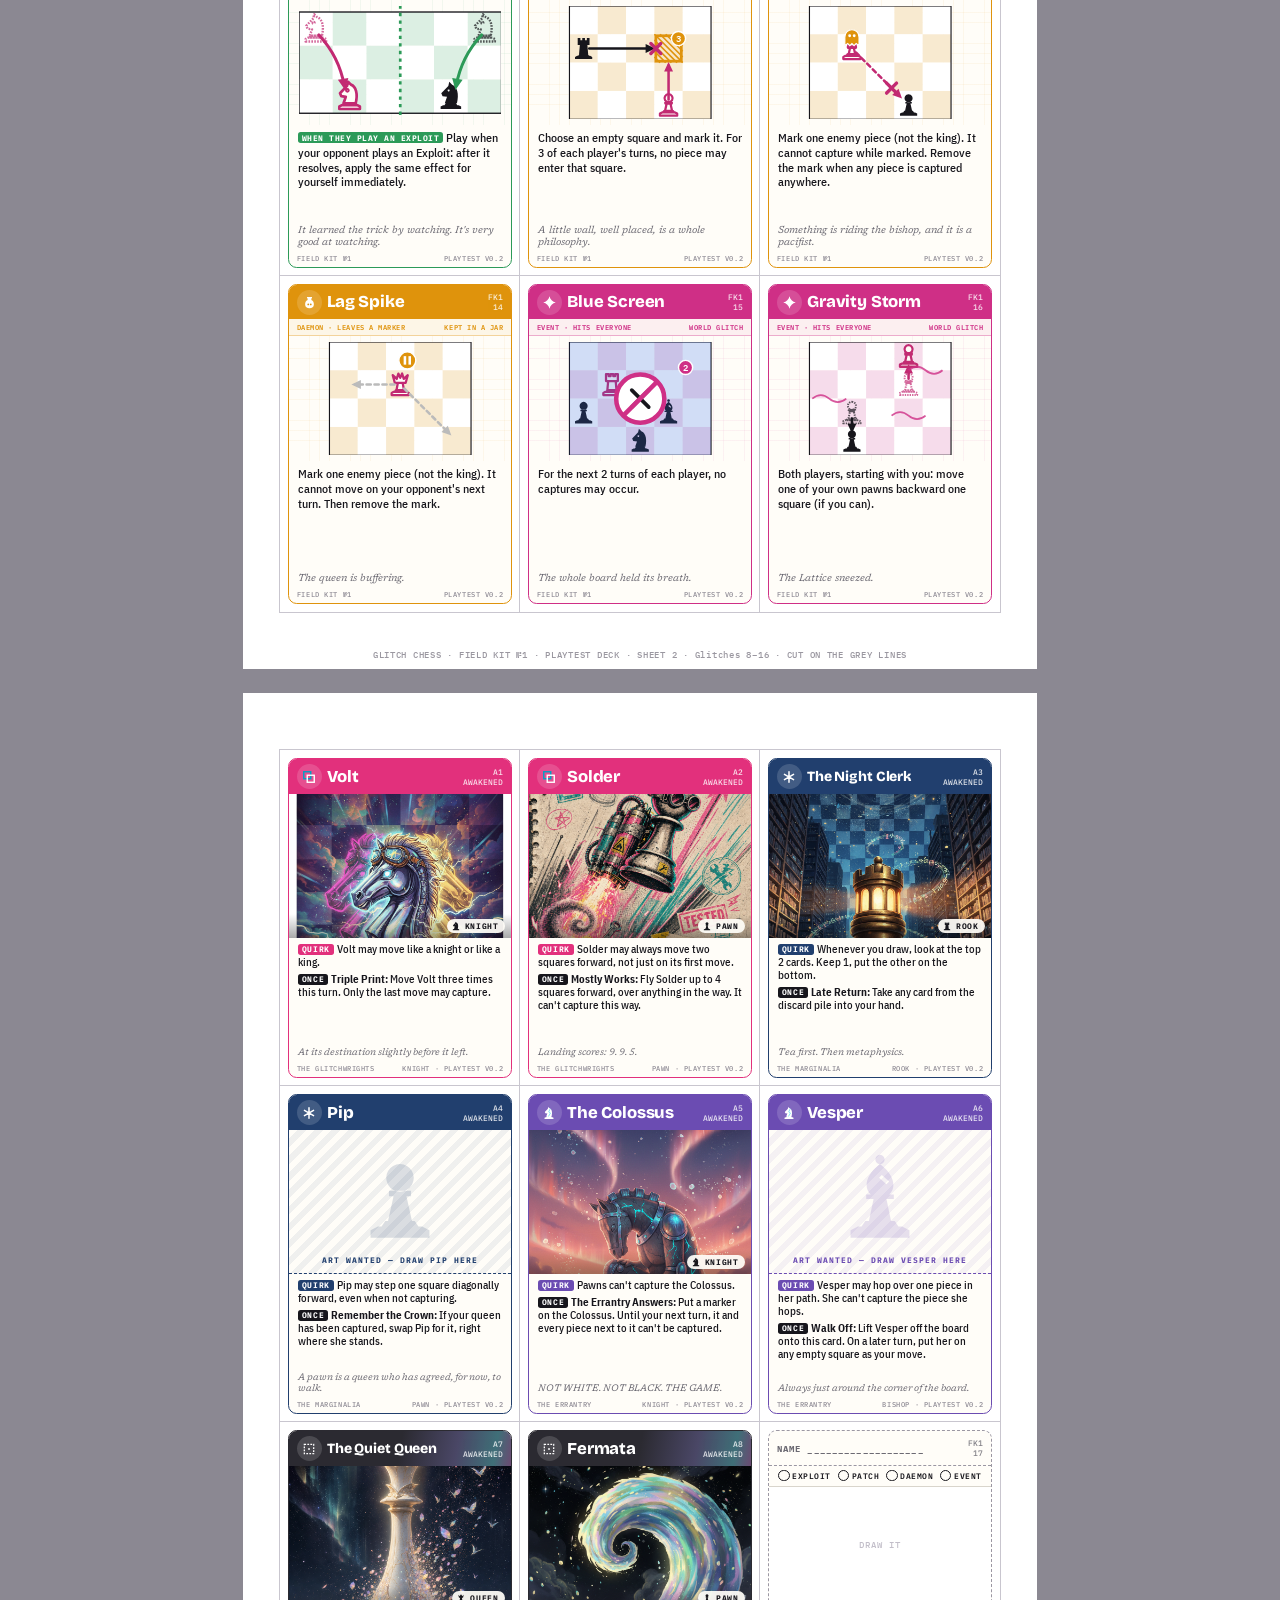
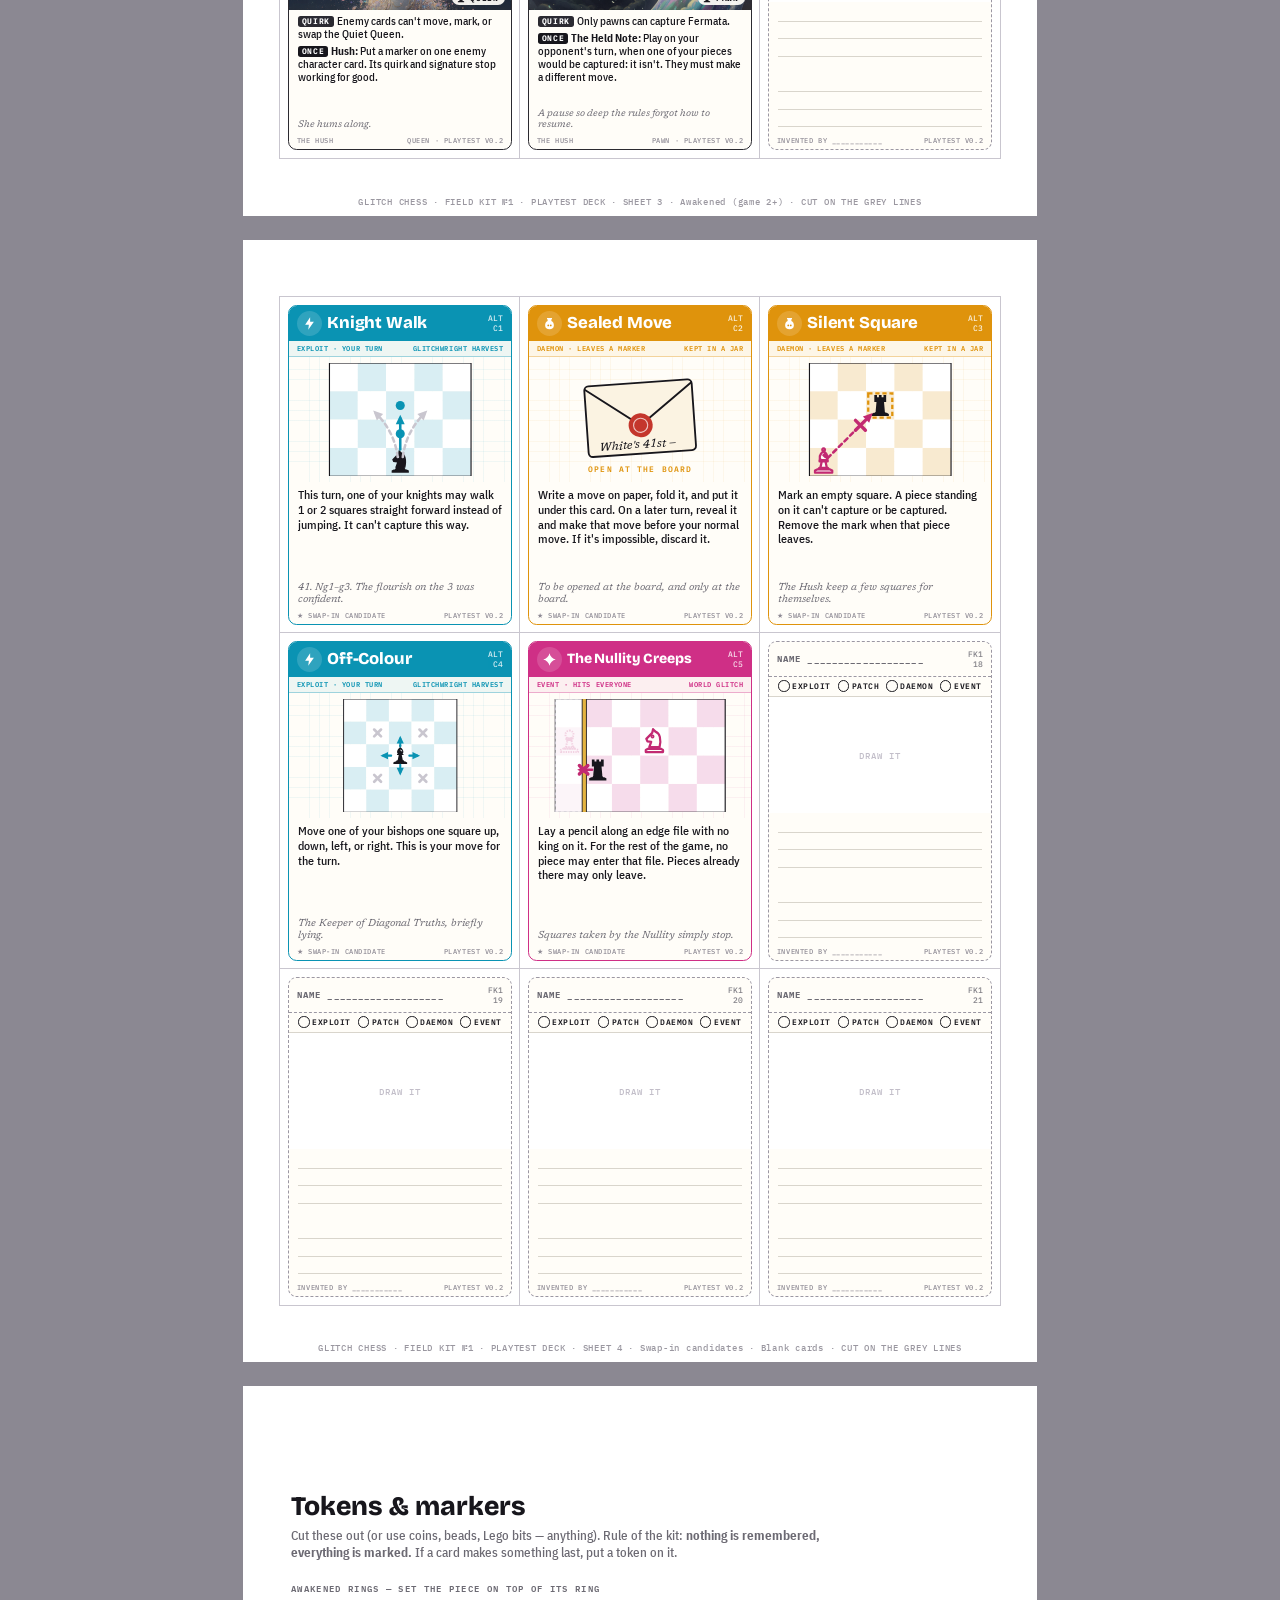
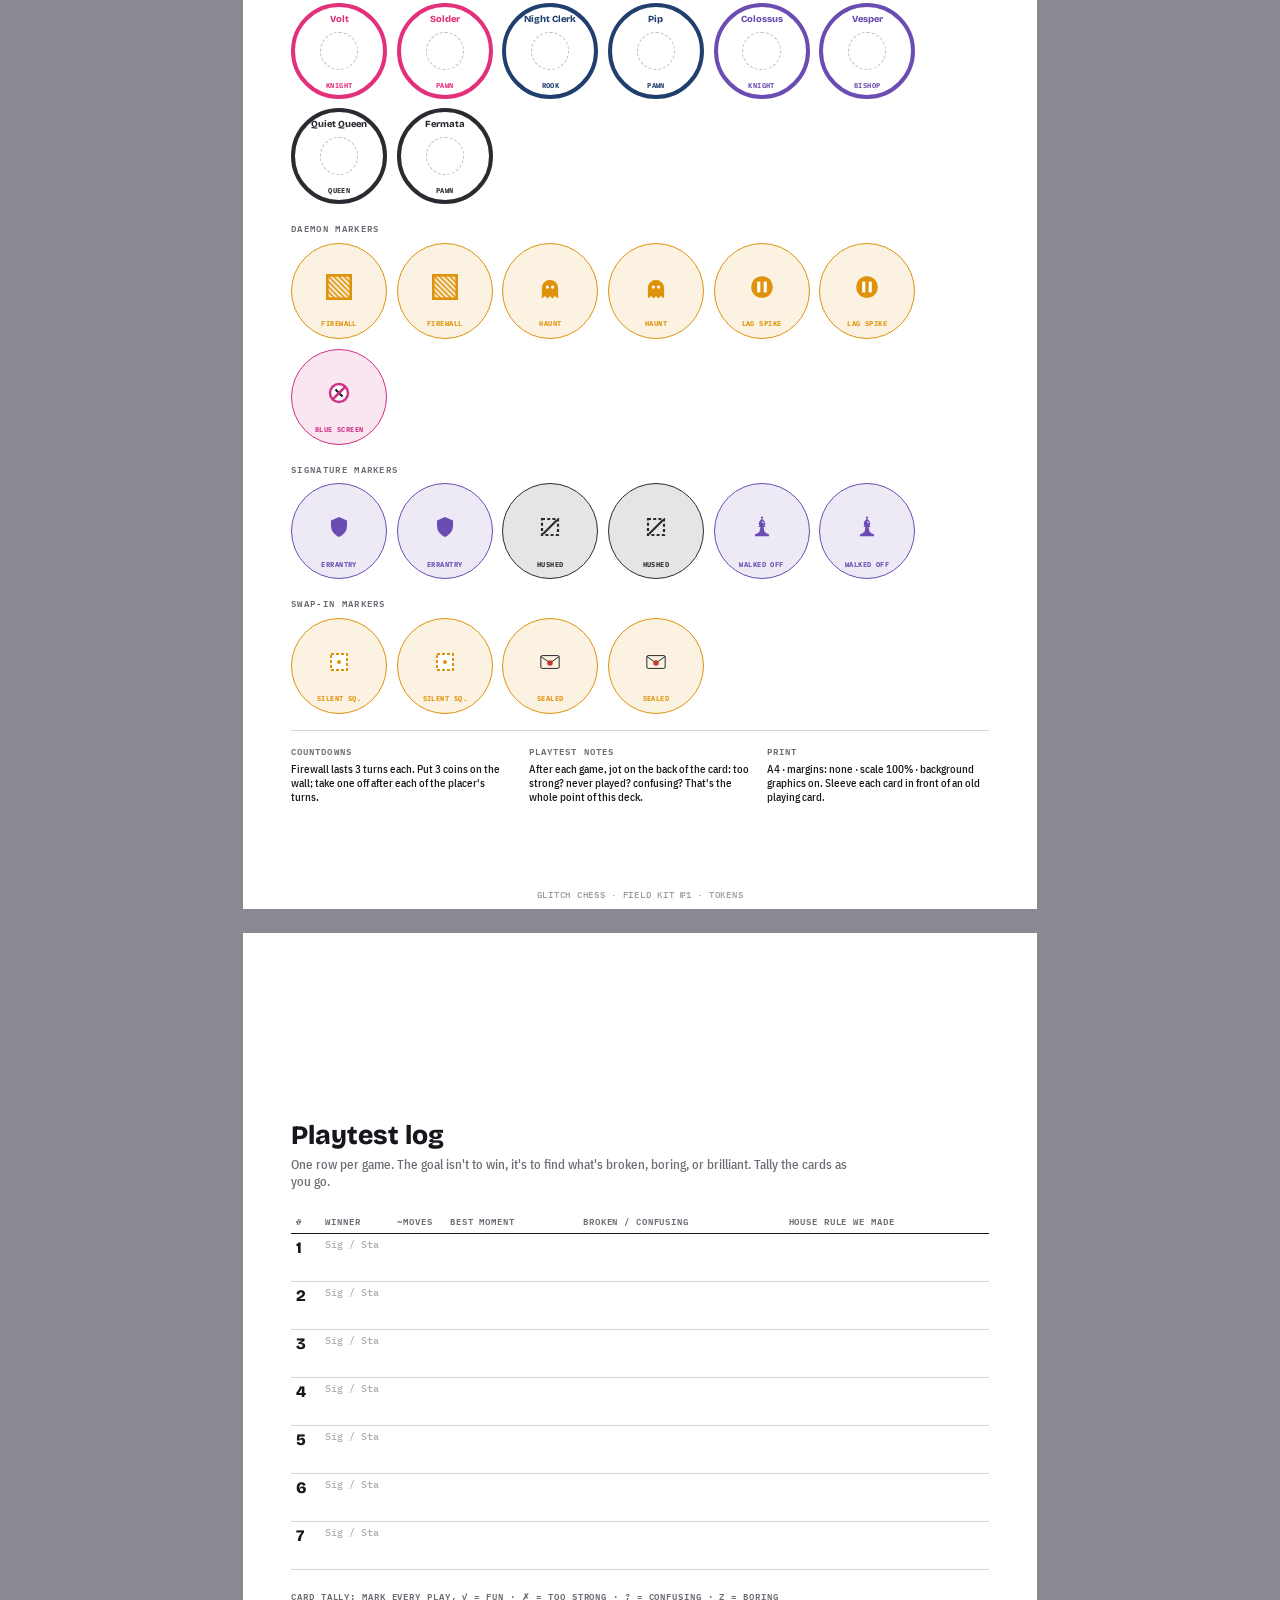
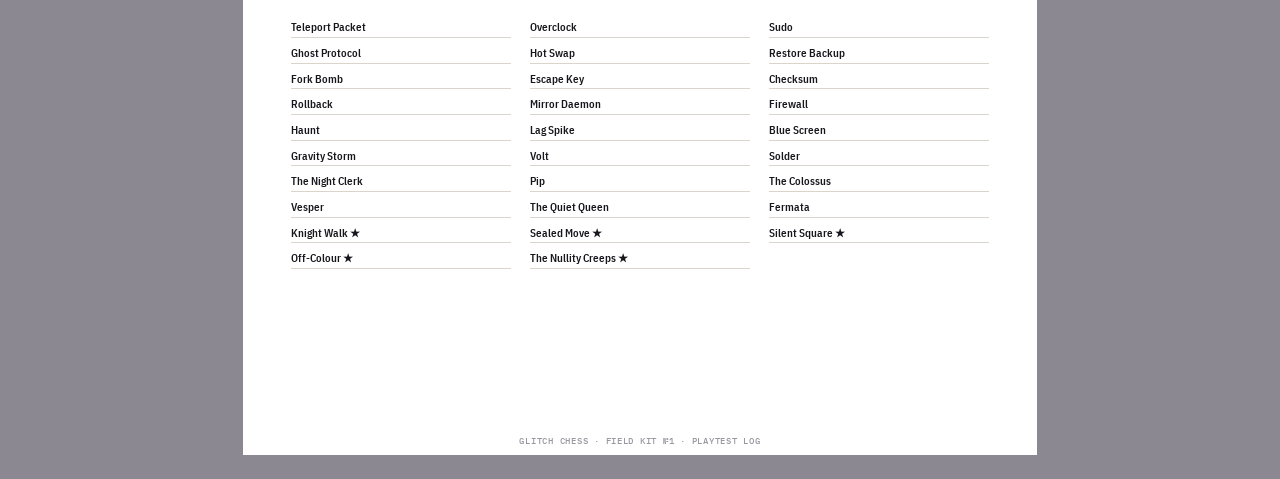
<file: print/playtest-deck-02.html>
<!DOCTYPE html>
<html lang="en">
<head>
<meta charset="utf-8">
<title>Field Kit №1 — Playtest Deck</title>
<link rel="preconnect" href="https://fonts.googleapis.com">
<link href="https://fonts.googleapis.com/css2?family=Bricolage+Grotesque:opsz,wght@12..96,500;12..96,700;12..96,800&family=IBM+Plex+Mono:wght@400;500;600&family=IBM+Plex+Sans+Condensed:ital,wght@0,400;0,500;0,600;0,700;1,400&family=Newsreader:ital,opsz,wght@1,6..72,400;1,6..72,500&display=swap" rel="stylesheet">
<!--
  Print: A4, portrait, margins "None", scale 100%, "Background graphics" ON.
  Cut along the grey lines (a paper trimmer makes this fast). Sleeve each card in front of an old playing card for stiffness.
  Data: prototype/cards.js (effects, Awakened, pieces). Rules-card text lives here.
-->
<script src="../prototype/cards.js"></script>
<script src="glyphs.js"></script>
<style>
  :root {
    --ink: #17161c; --paper: #fffdf8; --mute: #6c6a73; --line: #d9d5cc;
    --exploit: #0a93b3; --patch: #2c9a58; --daemon: #df930c; --event: #cf2f86;
    --signal: #0aa6c9; --static: #d02d7f;
    --Glitchwrights: #e2307c; --Marginalia: #213f6e; --Errantry: #6b4cb2; --Hush: #2b2a31;
    --council: #17161c;
  }
  * { box-sizing: border-box; margin: 0; padding: 0; }
  @page { size: A4; margin: 0; }
  html { -webkit-print-color-adjust: exact; print-color-adjust: exact; }
  body { background: #8b8892; font-family: "IBM Plex Sans Condensed", sans-serif; color: var(--ink); }
  .sheet {
    width: 210mm; height: 297mm; background: #fff; margin: 0 auto 24px; position: relative;
    display: grid; grid-template-columns: repeat(3, 2.5in); grid-template-rows: repeat(3, 3.5in);
    justify-content: center; align-content: center; page-break-after: always; break-after: page;
  }
  .sheet:last-child { page-break-after: auto; break-after: auto; }
  .sheet-label { position: absolute; bottom: .08in; left: 0; right: 0; text-align: center; font: 500 7pt "IBM Plex Mono", monospace; color: #9a97a0; letter-spacing: .08em; }
  @media print { body { background: none; } .sheet { margin: 0; } }

  /* ---------- card shell ---------- */
  .card { width: 2.5in; height: 3.5in; outline: .5pt solid #c9c6cf; position: relative; background: #fff; padding: .085in; overflow: hidden; }
  .face { position: relative; width: 100%; height: 100%; border-radius: .09in; background: var(--paper); overflow: hidden; display: flex; flex-direction: column; border: 1.2pt solid var(--c, var(--ink)); }
  .head { background: var(--c); color: #fff; padding: .05in .08in .045in; display: flex; align-items: center; gap: .055in; min-height: .36in; }
  .head .glyph { flex: none; display: grid; place-items: center; width: .26in; height: .26in; border-radius: 50%; background: #ffffff26; }
  .head h2 { font: 800 12.5pt/1 "Bricolage Grotesque", sans-serif; letter-spacing: -.01em; flex: 1; }
  .head h2.long { font-size: 10.5pt; }
  .head .num { font: 500 6pt "IBM Plex Mono", monospace; opacity: .85; text-align: right; line-height: 1.25; }
  .typeline { display: flex; justify-content: space-between; align-items: center; white-space: nowrap; padding: .03in .08in; font: 600 5.5pt "IBM Plex Mono", monospace; letter-spacing: .07em; text-transform: uppercase; color: var(--c); border-bottom: .6pt solid color-mix(in srgb, var(--c) 35%, transparent); background: color-mix(in srgb, var(--c) 7%, var(--paper)); }
  .window { height: 1.3in; flex: none; display: grid; place-items: center; padding: .06in .1in; background:
      repeating-linear-gradient(0deg, transparent 0 .1in, color-mix(in srgb, var(--c) 6%, transparent) .1in calc(.1in + .5pt)),
      repeating-linear-gradient(90deg, transparent 0 .1in, color-mix(in srgb, var(--c) 6%, transparent) .1in calc(.1in + .5pt)); }
  .window svg { max-height: 1.18in; }
  .body { flex: 1; padding: .065in .09in .02in; display: flex; flex-direction: column; gap: .045in; }
  .rules { font: 500 9pt/1.22 "IBM Plex Sans Condensed", sans-serif; }
  .rules b { font-weight: 700; }
  .flavor { font: italic 400 7.6pt/1.2 "Newsreader", serif; color: var(--mute); margin-top: auto; }
  .foot { display: flex; justify-content: space-between; align-items: center; padding: .03in .08in .04in; font: 500 5.4pt "IBM Plex Mono", monospace; letter-spacing: .08em; color: #8e8a94; text-transform: uppercase; }

  /* type palettes */
  .Exploit { --c: var(--exploit); } .Patch { --c: var(--patch); } .Daemon { --c: var(--daemon); } .Event { --c: var(--event); }
  .when { display: inline-block; font: 700 6.3pt "IBM Plex Mono", monospace; letter-spacing: .06em; text-transform: uppercase; background: var(--c); color: #fff; padding: .2pt 3pt; border-radius: 2pt; margin-right: 2pt; vertical-align: 1pt; }

  /* ---------- Awakened character cards ---------- */
  .char .face { border-width: 1.4pt; }
  .char .art { height: 1.5in; flex: none; background-size: cover; background-position: center 30%; position: relative; }
  .char .art::after { content: ""; position: absolute; inset: auto 0 0 0; height: .25in; background: linear-gradient(transparent, #00000055); }
  .char .art .piecechip { position: absolute; z-index: 1; right: .06in; bottom: .05in; display: flex; align-items: center; gap: 3pt; background: #fffdf8ee; color: var(--ink); padding: 1.5pt 5pt 1.5pt 3pt; border-radius: 20pt; font: 700 6pt "IBM Plex Mono", monospace; letter-spacing: .08em; text-transform: uppercase; }
  .char .wanted { height: 1.5in; flex: none; display: grid; place-items: center; text-align: center; color: var(--c); background: repeating-linear-gradient(-45deg, var(--paper) 0 6px, color-mix(in srgb, var(--c) 7%, var(--paper)) 6px 12px); border-bottom: .8pt dashed var(--c); position: relative; }
  .char .wanted .ghost { opacity: .16; }
  .char .wanted .note { position: absolute; bottom: .08in; left: 0; right: 0; font: 700 6.2pt "IBM Plex Mono", monospace; letter-spacing: .12em; }
  .char .body { gap: .04in; padding-top: .055in; }
  .ab { font: 500 8.1pt/1.2 "IBM Plex Sans Condensed", sans-serif; }
  .ab .k { display: inline-block; font: 700 5.9pt "IBM Plex Mono", monospace; letter-spacing: .08em; text-transform: uppercase; color: #fff; background: var(--c); padding: .3pt 3pt; border-radius: 2pt; margin-right: 2pt; vertical-align: .6pt; }
  .ab .k.sig { background: var(--ink); }
  .ab .sn { font-weight: 700; }
  .char .flavor { font-size: 7.1pt; }
  .Glitchwrights { --c: var(--Glitchwrights); } .Marginalia { --c: var(--Marginalia); } .Errantry { --c: var(--Errantry); } .Hush { --c: var(--Hush); }
  .Hush .head { background: linear-gradient(100deg, #2b2a31 50%, #4a4766 75%, #3f6f78 92%, #6b4a72); }

  /* ---------- piece suite (Continuity Council register: clean, ink-light) ---------- */
  .piece .face { --c: var(--council); border-width: 1pt; background: #fff; }
  .piece .head { background: #fff; color: var(--ink); border-bottom: 1.2pt solid var(--ink); }
  .piece .head .glyph { background: var(--ink); }
  .piece .tag { font: italic 500 7.8pt/1.2 "Newsreader", serif; color: var(--mute); padding: .04in .09in 0; }
  .piece .window { height: 1.42in; background: #fff; }
  .piece .window svg { max-height: 1.32in; }
  .piece .rules { font-size: 8.6pt; }
  .worth { font: 700 6pt "IBM Plex Mono", monospace; letter-spacing: .08em; }
  .worth span { display: inline-block; min-width: 13pt; text-align: center; border: 1pt solid var(--ink); border-radius: 10pt; padding: 0 3pt; margin-left: 2pt; font-size: 7pt; }

  /* ---------- rules cards ---------- */
  .rulescard .face { --c: var(--ink); border-width: 1.2pt; background: var(--paper); }
  .rulescard .head { background: linear-gradient(90deg, var(--signal), #5a63b5 50%, var(--static)); }
  .rulescard .body { gap: .035in; padding-top: .06in; }
  .rulescard h3 { font: 700 6.4pt "IBM Plex Mono", monospace; letter-spacing: .14em; text-transform: uppercase; color: var(--mute); border-bottom: .6pt solid var(--line); padding-bottom: 1pt; }
  .rulescard p, .rulescard li { font: 500 7.7pt/1.2 "IBM Plex Sans Condensed", sans-serif; }
  .rulescard ol, .rulescard ul { padding-left: 11pt; display: grid; gap: 1.5pt; }
  .callout { background: var(--ink); color: #fff; border-radius: 3pt; padding: 3pt 5pt; font: 700 8pt/1.15 "IBM Plex Sans Condensed", sans-serif; text-align: center; letter-spacing: .02em; }
  .callout small { display: block; font: 500 6.4pt "IBM Plex Mono", monospace; letter-spacing: .06em; opacity: .8; margin-top: 1pt; }
  .sig { color: var(--signal); font-weight: 700; } .sta { color: var(--static); font-weight: 700; }
  .typekey { display: grid; grid-template-columns: 1fr 1fr; gap: 2pt 6pt; }
  .typekey div { font: 500 6.9pt/1.15 "IBM Plex Sans Condensed", sans-serif; }
  .typekey b { display: inline-block; width: 6pt; height: 6pt; border-radius: 1.5pt; margin-right: 2pt; vertical-align: 0; }

  /* ---------- blank cards ---------- */
  .blank .face { --c: #9b97a3; border-style: dashed; }
  .blank .head { background: none; color: var(--mute); border-bottom: .8pt dashed var(--c); }
  .blank .head h2 { font: 700 7pt "IBM Plex Mono", monospace; letter-spacing: .12em; }
  .blank .typepick { display: flex; justify-content: space-around; padding: .04in .06in; font: 600 6pt "IBM Plex Mono", monospace; letter-spacing: .06em; text-transform: uppercase; border-bottom: .6pt solid var(--line); }
  .blank .typepick span::before { content: ""; display: inline-block; width: 7pt; height: 7pt; border: 1pt solid currentColor; border-radius: 50%; margin-right: 2pt; vertical-align: -1.5pt; }
  .blank .window { height: 1.2in; background: #fff; color: #c2bec9; font: 500 6.5pt "IBM Plex Mono", monospace; letter-spacing: .1em; }
  .blank .lines { flex: 1; margin: .02in .09in .06in; background: repeating-linear-gradient(transparent 0 .175in, var(--line) .175in calc(.175in + .6pt)); }

  /* ---------- tokens ---------- */
  .sheet.tokens { display: block; padding: .45in .5in; }
  .tokens h1 { font: 800 20pt "Bricolage Grotesque", sans-serif; }
  .tokens .lede { font: 500 9.5pt/1.35 "IBM Plex Sans Condensed", sans-serif; color: var(--mute); max-width: 6in; margin: 4pt 0 14pt; }
  .tokgroup { margin-bottom: 12pt; }
  .tokgroup h4 { font: 600 7pt "IBM Plex Mono", monospace; letter-spacing: .14em; text-transform: uppercase; color: var(--mute); margin-bottom: 5pt; }
  .tokrow { display: flex; flex-wrap: wrap; gap: .1in; }
  .tok { width: 1in; height: 1in; border-radius: 50%; display: grid; place-items: center; text-align: center; border: 1.4pt solid var(--c); background: color-mix(in srgb, var(--c) 12%, #fff); color: var(--c); position: relative; }
  .tok .t { font: 700 5.6pt "IBM Plex Mono", monospace; letter-spacing: .06em; text-transform: uppercase; position: absolute; bottom: .1in; left: 0; right: 0; }
  .tok svg { margin-top: -.08in; }
  .tok.ringtok { background: #fff; border-width: 3pt; }
  .tok.ringtok::after { content: ""; position: absolute; inset: .26in; border-radius: 50%; border: .6pt dashed #bbb; }
  .tok.ringtok .t { bottom: .055in; font-size: 5pt; }
  .tok.ringtok .name { font: 800 7pt "Bricolage Grotesque", sans-serif; position: absolute; top: .06in; left: 0; right: 0; color: var(--c); }
  .lt { width: 100%; border-collapse: collapse; margin-bottom: 14pt; }
  .lt th { font: 600 6.6pt "IBM Plex Mono", monospace; letter-spacing: .1em; text-transform: uppercase; color: var(--mute); text-align: left; border-bottom: 1.2pt solid var(--ink); padding: 3pt 4pt; }
  .lt td { height: .5in; border-bottom: .7pt solid var(--line); padding: 3pt 4pt; font: 500 7.5pt "IBM Plex Mono", monospace; color: #b2aeb8; vertical-align: top; }
  .lt td:first-child { font: 800 12pt "Bricolage Grotesque", sans-serif; color: var(--ink); width: .3in; }
  .lt td:nth-child(2) { width: .75in; } .lt td:nth-child(3) { width: .55in; }
  .tallyh { font: 600 6.8pt "IBM Plex Mono", monospace; letter-spacing: .1em; text-transform: uppercase; color: var(--mute); margin-bottom: 6pt; }
  .tally { display: grid; grid-template-columns: repeat(3, 1fr); gap: 0 14pt; }
  .tally div { display: flex; align-items: flex-end; gap: 5pt; border-bottom: .7pt solid var(--line); padding: 6pt 0 2pt; font: 600 8pt "IBM Plex Sans Condensed", sans-serif; }
  .tally i { flex: 1; }
  .howto { margin-top: 10pt; border-top: .8pt solid var(--line); padding-top: 9pt; display: grid; grid-template-columns: repeat(3, 1fr); gap: 12pt; }
  .howto div { font: 500 8.3pt/1.3 "IBM Plex Sans Condensed", sans-serif; }
  .howto b { display: block; font: 600 6.6pt "IBM Plex Mono", monospace; letter-spacing: .12em; text-transform: uppercase; color: var(--mute); margin-bottom: 2pt; }
</style>
</head>
<body>
<div id="root"></div>
<script>
(function () {
  const { piece, pieceSVG, sigil, board, ENEMY } = window.GG;
  const E = window.GLITCH_CARDS, A = window.GLITCH_AWAKENED, CAND = window.GLITCH_CANDIDATES;
  const TYPE_ICON = {
    Exploit: `<svg viewBox="0 0 24 24" width="15" height="15"><path d="M13 2 L5 14 L11 14 L10 22 L19 9 L13 9 Z" fill="#fff"/></svg>`,
    Patch: `<svg viewBox="0 0 24 24" width="15" height="15"><path d="M12 2 L20 5.5 V11 C20 16 16.5 20 12 22 C7.5 20 4 16 4 11 V5.5 Z" fill="#fff"/></svg>`,
    Daemon: `<svg viewBox="0 0 24 24" width="15" height="15"><path d="M8 3 H16 V5 H15 V8 C18 9.5 19 12 19 15 C19 19 16 21 12 21 C8 21 5 19 5 15 C5 12 6 9.5 9 8 V5 H8 Z" fill="#fff"/><circle cx="10" cy="15" r="1.4" fill="#df930c"/><circle cx="14" cy="15" r="1.4" fill="#df930c"/></svg>`,
    Event: `<svg viewBox="0 0 24 24" width="15" height="15"><path d="M12 2 C13 7 17 11 22 12 C17 13 13 17 12 22 C11 17 7 13 2 12 C7 11 11 7 12 2 Z" fill="#fff"/></svg>`,
  };
  const TYPE_NOTE = { Exploit: "Exploit · your turn", Patch: "Patch · their turn", Daemon: "Daemon · leaves a marker", Event: "Event · hits everyone" };
  const WHEN = { 8: "When captured", 9: "When they play a card", 10: "Start of your turn", 11: "When they play an Exploit" };
  const c = (v) => getComputedStyle(document.documentElement).getPropertyValue(v).trim();
  const T = { Exploit: c("--exploit"), Patch: c("--patch"), Daemon: c("--daemon"), Event: c("--event") };
  const tint = (t) => ({ Exploit: "#d9eef3", Patch: "#dcefe3", Daemon: "#f8ead0", Event: "#f6dceb" })[t];

  // One diagram per effect. (col,row): row 0 = opponent's side, bottom row = yours.
  const D = {
    1: (k) => board({ cols: 6, rows: 4, tint: tint("Exploit"), accent: k }).piece(1, 2, "pawn").piece(3, 1, "pawn", "enemy").piece(0, 3, "knight", "you", true)
          .piece(4, 0, "knight").arrow(0, 3, 4, 0, { dash: true, bend: 22 }).raw(`<g fill="${k}"><path d="M98 4l1.6 4 4 1.6-4 1.6-1.6 4-1.6-4-4-1.6 4-1.6z"/><path d="M76 30l1 2.4 2.4 1-2.4 1-1 2.4-1-2.4-2.4-1 2.4-1z"/></g>`).svg(),
    2: (k) => board({ cols: 5, rows: 4, tint: tint("Exploit"), accent: k }).piece(0, 3, "knight", "you", true).piece(1, 1, "knight", "you", true).piece(3, 0, "knight")
          .arrow(0, 3, 1, 1, { bend: -6 }).arrow(1, 1, 3, 0, { bend: -6 }).badge(1, 1, "1", k, -8, 7).badge(3, 0, "2", k, -8, 7).svg(),
    3: (k) => { const b = board({ cols: 5, rows: 5, tint: tint("Exploit"), accent: k });
          [[0,-1],[1,-1],[1,0],[1,1],[0,1],[-1,1],[-1,0],[-1,-1]].forEach(([dx, dy]) => { const n = 2; b.arrow(2, 2, 2 + dx * n, 2 + dy * n, { shorten: 3, startShorten: 9, w: 1.5 }); });
          b.piece(2, 2, "pawn"); return b.svg(); },
    4: (k) => board({ cols: 6, rows: 3, tint: tint("Exploit"), accent: k }).piece(0, 1, "rook", "you", true).piece(2, 1, "pawn", "enemy").piece(3, 1, "bishop").piece(5, 1, "rook")
          .arrow(0, 1, 5, 1, { dash: true, shorten: 9 }).piece(1, 0, "pawn").piece(4, 2, "knight", "enemy").svg(),
    5: (k) => board({ cols: 5, rows: 3, tint: tint("Exploit"), accent: k }).piece(1, 1, "knight").piece(3, 1, "rook").arrow(1, 1, 3, 1, { bend: 14, shorten: 9, startShorten: 9 }).arrow(3, 1, 1, 1, { bend: 14, shorten: 9, startShorten: 9 }).svg(),
    6: (k) => board({ cols: 4, rows: 3, tint: tint("Exploit"), accent: k, extraRight: 1.6 }).fill(1, 2, k, .18).piece(1, 2, "bishop").piece(0, 2, "rook").piece(2, 2, "queen").piece(2, 0, "pawn", "enemy")
          .raw(`<rect x="86" y="4" width="26" height="30" rx="3" fill="none" stroke="${k}" stroke-dasharray="3 2"/><text x="99" y="42" text-anchor="middle" font-family="IBM Plex Mono" font-size="5.2" fill="${k}" font-weight="600">CAPTURED</text>`)
          .raw(piece("bishop", { x: 89, y: 8, size: 20, ghost: true })).arrow(4.95, 0.4, 1, 2, { dash: true, bend: 12, startShorten: 2 }).svg(),
    7: (k) => { const b = board({ cols: 5, rows: 4, tint: tint("Exploit"), accent: k });
          [[1,1],[2,1],[3,1],[1,2],[3,2],[1,3],[2,3],[3,3]].forEach(([x, y]) => b.dot(x, y, k, 2));
          return b.piece(2, 2, "pawn").piece(3, 1, "pawn").badge(3, 1, "+", k).piece(0, 0, "rook", "enemy").svg(); },
    8: (k) => board({ cols: 5, rows: 4, tint: tint("Patch"), accent: k }).piece(2, 1, "knight", "you", true).piece(3, 0, "knight").piece(2, 3, "rook", "enemy")
          .arrow(2, 3, 2, 1, { color: ENEMY, shorten: 10 }).x(2, 1.55, ENEMY, 3.5).arrow(2, 1, 3, 0, { shorten: 8 }).svg(),
    9: (k) => `<svg viewBox="0 0 120 80" width="100%" height="100%"><g transform="rotate(-8 60 40)"><rect x="40" y="10" width="40" height="56" rx="4" fill="#fff" stroke="${ENEMY}" stroke-width="1.6"/><rect x="40" y="10" width="40" height="11" rx="4" fill="${ENEMY}"/><rect x="46" y="28" width="28" height="16" fill="${ENEMY}" opacity=".15"/><path d="M46 50h28M46 55h20" stroke="${ENEMY}" stroke-width="1.6" opacity=".5"/></g><path d="M32 12 L88 68 M88 12 L32 68" stroke="${k}" stroke-width="6" stroke-linecap="round"/><text x="60" y="78" text-anchor="middle" font-family="IBM Plex Mono" font-weight="600" font-size="6.5" fill="${k}" letter-spacing=".8">DENIED</text></svg>`,
    10: (k) => board({ cols: 5, rows: 4, tint: tint("Patch"), accent: k }).piece(3, 2, "bishop", "enemy", true).piece(1, 0, "bishop", "enemy").piece(2, 3, "king")
          .arrow(3, 2, 1, 0, { bend: -16, shorten: 9 }).raw(`<text x="74" y="22" font-family="IBM Plex Mono" font-weight="600" font-size="6" fill="${k}">UNDO</text>`).svg(),
    11: (k) => board({ cols: 6, rows: 3, tint: tint("Patch"), accent: k }).piece(0, 0, "knight", "enemy", true).piece(1, 2, "knight", "enemy").arrow(0, 0, 1, 2, { color: ENEMY, bend: -5 })
          .piece(5, 0, "knight", "you", true).piece(4, 2, "knight").arrow(5, 0, 4, 2, { bend: 5 })
          .raw(`<line x1="60" y1="-4" x2="60" y2="64" stroke="${k}" stroke-width="1.6" stroke-dasharray="2 2.5"/>`).svg(),
    12: (k) => board({ cols: 5, rows: 4, tint: tint("Daemon"), accent: k }).wall(3, 1, k).piece(0, 1, "rook").arrow(0, 1, 3, 1, { shorten: 12, color: "#17161c" }).x(2.55, 1, ENEMY, 3.5)
          .piece(3, 3, "pawn", "enemy").arrow(3, 3, 3, 1, { color: ENEMY, shorten: 12 }).badge(3, 1, "3", k, 7, -7).svg(),
    13: (k) => board({ cols: 5, rows: 4, tint: tint("Daemon"), accent: k }).piece(1, 1, "bishop", "enemy").piece(3, 3, "pawn").arrow(1, 1, 3, 3, { color: ENEMY, dash: true, shorten: 9 }).x(2.4, 2.4, ENEMY, 3.5)
          .raw(`<g transform="translate(25 13)"><path d="M0 9 C0 2 10 2 10 9 V15 L8 13.5 L6.5 15 L5 13.5 L3.5 15 L2 13.5 L0 15 Z" fill="${k}" stroke="#fff" stroke-width=".8"/><circle cx="3.4" cy="8" r="1" fill="#fff"/><circle cx="6.6" cy="8" r="1" fill="#fff"/></g>`).svg(),
    14: (k) => board({ cols: 5, rows: 4, tint: tint("Daemon"), accent: k }).piece(2, 1, "queen", "enemy").arrow(2, 1, 4, 3, { color: "#bbb", dash: true, shorten: 8 }).arrow(2, 1, 0, 1, { color: "#bbb", dash: true, shorten: 8 })
          .raw(`<g transform="translate(55 13)"><circle r="6" fill="${k}" stroke="#fff" stroke-width="1"/><rect x="-2.6" y="-3" width="1.8" height="6" fill="#fff"/><rect x=".8" y="-3" width="1.8" height="6" fill="#fff"/></g>`).svg(),
    15: (k) => board({ cols: 5, rows: 4, tint: tint("Event"), accent: k }).piece(1, 1, "rook", "enemy").piece(3, 2, "bishop").piece(2, 3, "knight").piece(0, 2, "pawn")
          .raw(`<rect x="0" y="0" width="100" height="80" fill="#2f63d6" opacity=".22"/><g transform="translate(50 40)"><circle r="17" fill="#fff" stroke="${k}" stroke-width="3.2"/><path d="M-6 -6 L6 6 M6 -6 L-6 6" stroke="#17161c" stroke-width="2.6" stroke-linecap="round"/><path d="M-12 12 L12 -12" stroke="${k}" stroke-width="3.2"/></g>`).badge(3.6, 0.4, "2", k, 0, 0).svg(),
    16: (k) => board({ cols: 5, rows: 4, tint: tint("Event"), accent: k }).piece(1, 2, "pawn", "you", true).piece(1, 3, "pawn").arrow(1, 2, 1, 3, { shorten: 8, color: "#17161c" })
          .piece(3, 1, "pawn", "enemy", true).piece(3, 0, "pawn", "enemy").arrow(3, 1, 3, 0, { shorten: 8, color: ENEMY })
          .raw(`<g fill="none" stroke="${k}" stroke-width="1.3" opacity=".8"><path d="M2 40 q6 -5 12 0 t12 0"/><path d="M58 52 q6 -5 12 0 t12 0"/><path d="M70 20 q6 -5 12 0 t12 0"/></g>`).svg(),
    C1: (k) => board({ cols: 5, rows: 4, tint: tint("Exploit"), accent: k }).dot(2, 2).dot(2, 1).piece(2, 3, "knight").arrow(2, 3, 2, 1, { shorten: 9, startShorten: 9 })
          .arrow(2, 3, 3, 1, { color: "#c9c6cf", dash: true, bend: -6, shorten: 6 }).arrow(2, 3, 1, 1, { color: "#c9c6cf", dash: true, bend: 6, shorten: 6 }).svg(),
    C2: (k) => `<svg viewBox="0 0 120 80" width="100%" height="100%"><g transform="rotate(-4 60 40)"><rect x="22" y="14" width="76" height="50" rx="3" fill="#fbf3e2" stroke="#17161c" stroke-width="1.3"/><path d="M22 16 L60 44 L98 16" fill="none" stroke="#17161c" stroke-width="1.3"/><circle cx="60" cy="44" r="8.5" fill="#c4362c"/><circle cx="60" cy="44" r="5" fill="none" stroke="#fff" stroke-width=".8" opacity=".7"/><text x="30" y="60" font-family="Newsreader, serif" font-style="italic" font-size="8" fill="#17161c">White's 41st —</text></g><text x="60" y="77" text-anchor="middle" font-family="IBM Plex Mono" font-weight="600" font-size="6" fill="${k}" letter-spacing=".8">OPEN AT THE BOARD</text></svg>`,
    C3: (k) => board({ cols: 5, rows: 4, tint: tint("Daemon"), accent: k }).raw(`<rect x="41.5" y="21.5" width="17" height="17" fill="none" stroke="${k}" stroke-width="1.6" stroke-dasharray="3 2"/>`).piece(2, 1, "rook")
          .piece(0, 3, "bishop", "enemy").arrow(0, 3, 2, 1, { color: ENEMY, dash: true, shorten: 10 }).x(1.3, 1.7, ENEMY, 3.5).svg(),
    C4: (k) => { const b = board({ cols: 5, rows: 5, tint: tint("Exploit"), accent: k }); [[0,-1],[1,0],[0,1],[-1,0]].forEach(([dx, dy]) => b.arrow(2, 2, 2 + dx, 2 + dy, { shorten: 5, startShorten: 8 })); [[1,1],[3,3],[1,3],[3,1]].forEach(([x, y]) => b.x(x, y, "#c9c6cf", 3)); return b.piece(2, 2, "bishop").svg(); },
    C5: (k) => { const b = board({ cols: 6, rows: 4, tint: tint("Event"), accent: k }); b.raw(`<rect x="0" y="0" width="20" height="80" fill="#fff" opacity=".72"/><rect x="0" y="0" width="20" height="80" fill="none" stroke="#c9c6cf" stroke-dasharray="2 2"/><rect x="19" y="-3" width="3" height="86" rx="1.5" fill="#e3b341" stroke="#17161c" stroke-width=".6"/>`);
          return b.piece(1, 2, "rook").piece(3, 1, "knight", "enemy").piece(0, 1, "pawn", "enemy", true).arrow(1, 2, 0, 2, { color: ENEMY, shorten: 8 }).x(0.5, 2, ENEMY, 3).svg(); },
  };

  const LORE_SOURCE = { Exploit: "Glitchwright harvest", Patch: "Marginalia annotation", Daemon: "kept in a jar", Event: "world glitch" };

  function effectCard(card) {
    const k = T[card.type];
    const long = card.name.length > 13 ? "long" : "";
    const when = WHEN[card.id] ? `<span class="when">${WHEN[card.id]}</span>` : "";
    return `<div class="card ${card.type}"><div class="face">
      <div class="head"><span class="glyph">${TYPE_ICON[card.type]}</span><h2 class="${long}">${card.name}</h2><span class="num">${String(card.id).startsWith("C") ? "ALT<br>" + card.id : "FK1<br>" + String(card.id).padStart(2, "0")}</span></div>
      <div class="typeline"><span>${TYPE_NOTE[card.type]}</span><span>${LORE_SOURCE[card.type]}</span></div>
      <div class="window">${D[card.id](k)}</div>
      <div class="body"><p class="rules">${when}${card.text}</p><p class="flavor">${card.flavor}</p></div>
      <div class="foot"><span>${String(card.id).startsWith("C") ? "★ Swap-in candidate" : "Field Kit №1"}</span><span>Playtest v0.2</span></div>
    </div></div>`;
  }

  function charCard(a) {
    const art = a.art
      ? `<div class="art" style="background-image:url('../${a.art}')"><span class="piecechip">${pieceSVG(a.piece, 10)}${a.piece}</span></div>`
      : `<div class="wanted"><div class="ghost">${pieceSVG(a.piece, 92, "currentColor")}</div><div class="note">ART WANTED — DRAW ${a.name.toUpperCase()} HERE</div></div>`;
    return `<div class="card char ${a.faction}"><div class="face">
      <div class="head"><span class="glyph">${sigil(a.faction, 14, "#fff")}</span><h2 class="${a.name.length > 12 ? "long" : ""}">${a.name}</h2><span class="num">${a.id}<br>AWAKENED</span></div>
      ${art}
      <div class="body">
        <p class="ab"><span class="k">Quirk</span>${a.quirk}</p>
        <p class="ab"><span class="k sig">Once</span><span class="sn">${a.signatureName}:</span> ${a.signature}</p>
        <p class="flavor">${a.flavor}</p>
      </div>
      <div class="foot"><span>The ${a.faction}</span><span>${a.piece} · Playtest v0.2</span></div>
    </div></div>`;
  }

  // Movement diagrams for the six piece cards.
  const PD = {
    king: () => { const b = board({ cols: 5, rows: 5, tint: "#ecebef", accent: "#17161c" }); for (let x = 1; x <= 3; x++) for (let y = 1; y <= 3; y++) if (x !== 2 || y !== 2) b.dot(x, y); return b.piece(2, 2, "king").svg(); },
    queen: () => { const b = board({ cols: 5, rows: 5, tint: "#ecebef", accent: "#17161c" }); [[0,-1],[1,-1],[1,0],[1,1],[0,1],[-1,1],[-1,0],[-1,-1]].forEach(([dx, dy]) => b.arrow(2, 2, 2 + dx * 2, 2 + dy * 2, { shorten: 2, startShorten: 10, w: 1.5 })); return b.piece(2, 2, "queen").svg(); },
    rook: () => { const b = board({ cols: 5, rows: 5, tint: "#ecebef", accent: "#17161c" }); [[0,-1],[1,0],[0,1],[-1,0]].forEach(([dx, dy]) => b.arrow(2, 2, 2 + dx * 2, 2 + dy * 2, { shorten: 2, startShorten: 10, w: 1.5 })); return b.piece(2, 2, "rook").svg(); },
    bishop: () => { const b = board({ cols: 5, rows: 5, tint: "#ecebef", accent: "#17161c" }); [[1,-1],[1,1],[-1,1],[-1,-1]].forEach(([dx, dy]) => b.arrow(2, 2, 2 + dx * 2, 2 + dy * 2, { shorten: 2, startShorten: 10, w: 1.5 })); return b.piece(2, 2, "bishop").svg(); },
    knight: () => { const b = board({ cols: 5, rows: 5, tint: "#ecebef", accent: "#17161c" }); [[1,0],[3,0],[0,1],[4,1],[0,3],[4,3],[1,4],[3,4]].forEach(([x, y]) => b.dot(x, y)); b.piece(2, 1, "pawn").piece(3, 1, "pawn"); return b.piece(2, 2, "knight").svg(); },
    pawn: () => board({ cols: 5, rows: 5, tint: "#ecebef", accent: "#17161c" }).dot(2, 2).dot(2, 1, "#17161c", 2).ring(2, 1, "#17161c").piece(1, 2, "knight", "enemy").piece(3, 2, "rook", "enemy").ring(1, 2, ENEMY).ring(3, 2, ENEMY).piece(2, 3, "pawn")
            .raw(`<text x="50" y="5.5" text-anchor="middle" font-family="IBM Plex Mono" font-size="4.4" fill="#17161c" font-weight="600">2 ON FIRST MOVE</text>`).svg(),
  };
  function pieceCard(p) {
    return `<div class="card piece"><div class="face">
      <div class="head"><span class="glyph">${pieceSVG(p.piece, 15, "#fff")}</span><h2>${p.name}</h2><span class="num">CC-0${"KQRBNP".indexOf(p.id) + 1}<br>${p.id}</span></div>
      <p class="tag">${p.tagline}</p>
      <div class="window">${PD[p.piece]()}</div>
      <div class="body"><p class="rules">${p.text}</p><p class="worth" style="margin-top:auto">WORTH <span>${p.worth}</span></p></div>
      <div class="foot"><span>${sigil("Council", 8)} Continuity Protocol v7.3</span><span>Base rule</span></div>
    </div></div>`;
  }

  const TYPE_KEY = `<div class="typekey">
      <div><b style="background:var(--exploit)"></b><strong>Exploit</strong> — play on your turn</div>
      <div><b style="background:var(--patch)"></b><strong>Patch</strong> — play on their turn</div>
      <div><b style="background:var(--daemon)"></b><strong>Daemon</strong> — leaves a marker</div>
      <div><b style="background:var(--event)"></b><strong>Event</strong> — hits both players</div></div>`;
  const RULES = [
    `<div class="card rulescard"><div class="face">
      <div class="head"><span class="glyph">${sigil("Council", 14, "#fff")}</span><h2>How to Play</h2><span class="num">RULES<br>1 / 2</span></div>
      <div class="body">
        <p style="font:italic 500 8pt/1.2 Newsreader,serif;color:var(--mute)">Normal chess, but the rules are glitching.</p>
        <h3>Setup</h3>
        <p>Set up chess. <span class="sig">Signal</span> plays white and goes first. <span class="sta">Static</span> plays black. Shuffle the 16 glitches, deal 3 each <b>face up</b>.</p>
        <h3>Your turn</h3>
        <ol><li>Play <b>up to one card</b>.</li><li>Make <b>one move</b>. (Some cards are your move.)</li></ol>
        <div class="callout">LOSE A PIECE → DRAW A CARD<small>Checkmate wins. Cards never capture a king.</small></div>
        ${TYPE_KEY}
        <p style="font-size:7pt;color:var(--mute)">Used cards go face up to a discard pile; reshuffle when the deck runs out. Argue about a card? Decide, then write it on the playtest log.</p>
      </div>
      <div class="foot"><span>Field Kit №1</span><span>Playtest v0.2</span></div></div></div>`,
    `<div class="card rulescard"><div class="face">
      <div class="head"><span class="glyph">${sigil("Council", 14, "#fff")}</span><h2 class="long">Game 2+: Awakened</h2><span class="num">RULES<br>2 / 2</span></div>
      <div class="body">
        <p style="font:italic 500 8pt/1.2 Newsreader,serif;color:var(--mute)">Play one game with glitches only. Then add these.</p>
        <h3>Draft</h3>
        <p>Lay out the 8 Awakened. Take turns picking (Static first) until you each have 2.</p>
        <h3>Play</h3>
        <ul><li><b>Awaken</b> = play a character as your card. Put its ring under a matching piece. Its <b>Quirk</b> is always on.</li>
        <li><b>Once</b> per game, use its signature instead of playing a card. Turn the character sideways.</li>
        <li>Ringed piece captured? The character goes too.</li></ul>
        <h3>Swap-ins</h3>
        <p>After a game, swap any <b>★ ALT</b> card in for a glitch nobody played.</p>
      </div>
      <div class="foot"><span>Field Kit №1</span><span>Playtest v0.2</span></div></div></div>`,
  ];

  const blank = (n) => `<div class="card blank"><div class="face">
      <div class="head"><h2>NAME ___________________</h2><span class="num">FK1<br>${n}</span></div>
      <div class="typepick"><span>Exploit</span><span>Patch</span><span>Daemon</span><span>Event</span></div>
      <div class="window">DRAW IT</div>
      <div class="lines"></div>
      <div class="foot"><span>Invented by ___________</span><span>Playtest v0.2</span></div></div></div>`;

  const cards = [
    ...RULES,
    ...E.map(effectCard),
    ...A.map(charCard), blank("17"),
    ...CAND.map(effectCard), blank("18"), blank("19"), blank("20"), blank("21"),
  ];

  const labels = ["Rules · Glitches 1–7", "Glitches 8–16", "Awakened (game 2+)", "Swap-in candidates · Blank cards"];
  let html = "";
  for (let i = 0; i < cards.length; i += 9) {
    const n = i / 9;
    html += `<section class="sheet">${cards.slice(i, i + 9).join("")}<div class="sheet-label">GLITCH CHESS · FIELD KIT №1 · PLAYTEST DECK · SHEET ${n + 1} · ${labels[n] || ""} · CUT ON THE GREY LINES</div></section>`;
  }

  // Token sheet
  const tok = (color, icon, label) => `<div class="tok" style="--c:${color}">${icon}<span class="t">${label}</span></div>`;
  const wallIcon = `<svg viewBox="0 0 20 20" width="26" height="26">${board({ cols: 1, rows: 1 }).wall(0, 0, "#df930c").svg().replace(/^<svg[^>]*>|<\/svg>$/g, "")}</svg>`;
  const ghostIcon = `<svg viewBox="0 0 10 16" width="18" height="26"><path d="M0 9 C0 2 10 2 10 9 V15 L8 13.5 L6.5 15 L5 13.5 L3.5 15 L2 13.5 L0 15 Z" fill="#df930c"/><circle cx="3.4" cy="8" r="1" fill="#fff"/><circle cx="6.6" cy="8" r="1" fill="#fff"/></svg>`;
  const pauseIcon = `<svg viewBox="0 0 20 20" width="24" height="24"><circle cx="10" cy="10" r="9" fill="#df930c"/><rect x="6" y="5.5" width="2.6" height="9" fill="#fff"/><rect x="11.4" y="5.5" width="2.6" height="9" fill="#fff"/></svg>`;
  const shieldIcon = `<svg viewBox="0 0 24 24" width="24" height="24"><path d="M12 2 L20 5.5 V11 C20 16 16.5 20 12 22 C7.5 20 4 16 4 11 V5.5 Z" fill="#6b4cb2"/></svg>`;
  const nullIcon = `<svg viewBox="0 0 24 24" width="24" height="24">${'<rect x="4" y="4" width="16" height="16" fill="none" stroke="#2b2a31" stroke-width="2.2" stroke-dasharray="3 2.2"/><path d="M5 19 L19 5" stroke="#2b2a31" stroke-width="2.2"/>'}</svg>`;
  const noCap = `<svg viewBox="0 0 24 24" width="24" height="24"><circle cx="12" cy="12" r="9" fill="#fff" stroke="#cf2f86" stroke-width="2.4"/><path d="M8.5 8.5 L15.5 15.5 M15.5 8.5 L8.5 15.5" stroke="#17161c" stroke-width="2"/><path d="M5.6 18.4 L18.4 5.6" stroke="#cf2f86" stroke-width="2.4"/></svg>`;
  const rep = (n, s) => Array(n).fill(s).join("");
  const facCol = { Glitchwrights: "var(--Glitchwrights)", Marginalia: "var(--Marginalia)", Errantry: "var(--Errantry)", Hush: "var(--Hush)" };
  const rings = A.map((a) => `<div class="tok ringtok" style="--c:${facCol[a.faction]}"><span class="name">${a.name.replace("The ", "")}</span><span class="t">${a.piece}</span></div>`).join("");
  html += `<section class="sheet tokens">
    <h1>Tokens &amp; markers</h1>
    <p class="lede">Cut these out (or use coins, beads, Lego bits — anything). Rule of the kit: <b>nothing is remembered, everything is marked.</b> If a card makes something last, put a token on it.</p>
    <div class="tokgroup"><h4>Awakened rings — set the piece on top of its ring</h4><div class="tokrow">${rings}</div></div>
    <div class="tokgroup"><h4>Daemon markers</h4><div class="tokrow">${rep(2, tok("#df930c", wallIcon, "Firewall"))}${rep(2, tok("#df930c", ghostIcon, "Haunt"))}${rep(2, tok("#df930c", pauseIcon, "Lag Spike"))}${tok("#cf2f86", noCap, "Blue Screen")}</div></div>
    <div class="tokgroup"><h4>Signature markers</h4><div class="tokrow">${rep(2, tok("#6b4cb2", shieldIcon, "Errantry"))}${rep(2, tok("#2b2a31", nullIcon, "Hushed"))}${rep(2, tok("#6b4cb2", pieceSVG("bishop", 22, "#6b4cb2"), "Walked off"))}</div></div>
    <div class="tokgroup"><h4>Swap-in markers</h4><div class="tokrow">${rep(2, tok("#df930c", `<svg viewBox="0 0 24 24" width="24" height="24"><rect x="4" y="4" width="16" height="16" fill="#fff" stroke="#df930c" stroke-width="2" stroke-dasharray="3 2"/><circle cx="12" cy="12" r="2" fill="#df930c"/></svg>`, "Silent Sq."))}${rep(2, tok("#df930c", `<svg viewBox="0 0 24 24" width="26" height="22"><rect x="2" y="5" width="20" height="14" rx="1.5" fill="#fbf3e2" stroke="#17161c"/><path d="M2 6 L12 13 L22 6" fill="none" stroke="#17161c"/><circle cx="12" cy="13" r="3" fill="#c4362c"/></svg>`, "Sealed"))}</div></div>
    <div class="howto">
      <div><b>Countdowns</b>Firewall lasts 3 turns each. Put 3 coins on the wall; take one off after each of the placer's turns.</div>
      <div><b>Playtest notes</b>After each game, jot on the back of the card: too strong? never played? confusing? That's the whole point of this deck.</div>
      <div><b>Print</b>A4 · margins: none · scale 100% · background graphics on. Sleeve each card in front of an old playing card.</div>
    </div>
    <div class="sheet-label">GLITCH CHESS · FIELD KIT №1 · TOKENS</div>
  </section>`;

  const allNames = [...E.map((c) => c.name), ...A.map((c) => c.name), ...CAND.map((c) => c.name + " ★")];
  html += `<section class="sheet tokens log">
    <h1>Playtest log</h1>
    <p class="lede">One row per game. The goal isn't to win, it's to find what's broken, boring, or brilliant. Tally the cards as you go.</p>
    <table class="lt"><thead><tr><th>#</th><th>Winner</th><th>~Moves</th><th>Best moment</th><th>Broken / confusing</th><th>House rule we made</th></tr></thead>
    <tbody>${Array.from({ length: 7 }, (_, i) => `<tr><td>${i + 1}</td><td>Sig / Sta</td><td></td><td></td><td></td><td></td></tr>`).join("")}</tbody></table>
    <h4 class="tallyh">Card tally: mark every play. ✓ = fun · ✗ = too strong · ? = confusing · Z = boring</h4>
    <div class="tally">${allNames.map((n) => `<div><span>${n}</span><i></i></div>`).join("")}</div>
    <div class="sheet-label">GLITCH CHESS · FIELD KIT №1 · PLAYTEST LOG</div></section>`;

  document.getElementById("root").innerHTML = html;
})();
</script>
</body>
</html>
</file>
<file: prototype/style.css>
:root {
  --bg: #0b0e1a;
  --panel: #121730;
  --panel-2: #171d3d;
  --line: #2a3260;
  --text: #dfe6ff;
  --dim: #8a93c4;
  --signal: #37e6ff;   /* cyan — white side */
  --static: #ff4fd8;   /* magenta — black side */
  --amber: #ffc46b;    /* marginalia lamplight */
  --sq-dark: #1a2145;
  --sq-light: #273059;
}

* { box-sizing: border-box; margin: 0; padding: 0; }

body {
  background: var(--bg);
  background-image: radial-gradient(ellipse 80% 60% at 50% -10%, #1a2150 0%, transparent 60%);
  color: var(--text);
  font-family: "Avenir Next", "Segoe UI", system-ui, sans-serif;
  min-height: 100vh;
  padding: 20px 24px 40px;
}

header { margin-bottom: 18px; }
h1 {
  font-size: 30px; letter-spacing: 4px; font-weight: 800; color: var(--signal);
  text-shadow: 0 0 18px rgba(55, 230, 255, .45);
}
h1 span { color: var(--static); text-shadow: 0 0 18px rgba(255, 79, 216, .45); }
.tagline { color: var(--dim); font-size: 13px; letter-spacing: 1px; margin-top: 2px; }

main { display: grid; grid-template-columns: minmax(420px, 640px) minmax(320px, 420px); gap: 24px; align-items: start; }
@media (max-width: 900px) { main { grid-template-columns: 1fr; } }

/* ---- board ---- */
.turn-bar { display: flex; justify-content: space-between; align-items: center; margin-bottom: 10px; gap: 10px; flex-wrap: wrap; }
#turn-indicator { font-weight: 700; letter-spacing: 1px; font-size: 15px; }
#turn-indicator.white { color: var(--signal); }
#turn-indicator.black { color: var(--static); }

button {
  background: var(--panel-2); color: var(--text); border: 1px solid var(--line);
  border-radius: 8px; padding: 6px 12px; font-size: 13px; cursor: pointer;
  transition: border-color .15s, box-shadow .15s;
}
button:hover { border-color: var(--signal); box-shadow: 0 0 10px rgba(55,230,255,.25); }
button.active { border-color: var(--amber); color: var(--amber); box-shadow: 0 0 10px rgba(255,196,107,.35); }

#board {
  display: grid; grid-template-columns: repeat(8, 1fr); aspect-ratio: 1/1;
  border: 2px solid var(--line); border-radius: 10px; overflow: hidden;
  box-shadow: 0 0 40px rgba(20, 30, 90, .6);
  user-select: none;
}
.sq { position: relative; display: flex; align-items: center; justify-content: center; cursor: pointer; }
.sq.light { background: var(--sq-light); }
.sq.dark { background: var(--sq-dark); }
.sq .coord { position: absolute; bottom: 2px; right: 4px; font-size: 9px; color: var(--dim); opacity: .55; pointer-events: none; }

.sq .piece { font-size: clamp(24px, 5.2vw, 44px); line-height: 1; pointer-events: none; }
.sq .piece.white { color: #eafcff; text-shadow: 0 0 8px rgba(55,230,255,.8), 0 2px 2px rgba(0,0,0,.6); }
.sq .piece.black { color: #ffd9f4; text-shadow: 0 0 8px rgba(255,79,216,.8), 0 2px 2px rgba(0,0,0,.6); }

.sq.selected { outline: 3px solid var(--amber); outline-offset: -3px; }
.sq.legal::after {
  content: ""; position: absolute; width: 26%; height: 26%; border-radius: 50%;
  background: rgba(90, 255, 170, .5); box-shadow: 0 0 8px rgba(90,255,170,.6);
}
.sq.legal.occupied::after {
  width: 88%; height: 88%; background: transparent;
  border: 3px solid rgba(90, 255, 170, .55); box-shadow: none;
}
.sq .token {
  position: absolute; top: 2px; left: 3px; font-size: 14px; pointer-events: none;
  filter: drop-shadow(0 0 4px rgba(255,196,107,.9));
}

.captured-row { display: flex; gap: 18px; margin-top: 10px; font-size: 20px; flex-wrap: wrap; }
.cap-label { font-size: 12px; color: var(--dim); margin-right: 6px; letter-spacing: 1px; }
.captured.signal span:last-child { color: #eafcff; }
.captured.static span:last-child { color: #ffd9f4; }

.hint { margin-top: 12px; font-size: 12px; color: var(--dim); line-height: 1.5; max-width: 60ch; }

/* ---- side panels ---- */
.hand-panel, .log-panel {
  background: var(--panel); border: 1px solid var(--line); border-radius: 12px;
  padding: 12px 14px; margin-bottom: 16px;
}
.signal-panel { border-top: 2px solid var(--signal); }
.static-panel { border-top: 2px solid var(--static); }
.panel-head { display: flex; justify-content: space-between; align-items: center; margin-bottom: 10px; }
.panel-head h2 { font-size: 15px; letter-spacing: 1px; }
.side-chip { font-size: 10px; font-weight: 400; color: var(--dim); letter-spacing: 1px; margin-left: 6px; }

.hand { display: flex; flex-direction: column; gap: 8px; }
.hand:empty::after { content: "no cards in hand"; color: var(--dim); font-size: 12px; font-style: italic; }

.card {
  background: var(--panel-2); border: 1px solid var(--line); border-left-width: 4px;
  border-radius: 8px; padding: 8px 10px;
}
.card.Exploit { border-left-color: var(--signal); }
.card.Patch { border-left-color: #7dff9b; }
.card.Daemon { border-left-color: var(--amber); }
.card.Event { border-left-color: var(--static); }
.card-top { display: flex; justify-content: space-between; align-items: baseline; gap: 8px; }
.card-name { font-weight: 700; font-size: 13px; }
.card-type { font-size: 10px; letter-spacing: 2px; text-transform: uppercase; color: var(--dim); }
.card-text { font-size: 12px; margin-top: 4px; line-height: 1.45; }
.card-flavor { font-size: 11px; font-style: italic; color: var(--dim); margin-top: 4px; }
.card-actions { margin-top: 6px; display: flex; gap: 6px; }
.card-actions button { font-size: 11px; padding: 3px 10px; }

/* ---- log ---- */
#deck-count { font-size: 11px; color: var(--dim); letter-spacing: 1px; }
#log { max-height: 320px; overflow-y: auto; font-size: 12px; line-height: 1.6; }
#log .entry { padding: 2px 0; border-bottom: 1px dotted #1e2650; }
#log .entry.white { color: #bfeeff; }
#log .entry.black { color: #ffcdef; }
#log .entry.glitch { color: var(--amber); }
#log .entry.card { color: #b8ffcb; }
#log .entry.sys { color: var(--dim); font-style: italic; }
</file>
